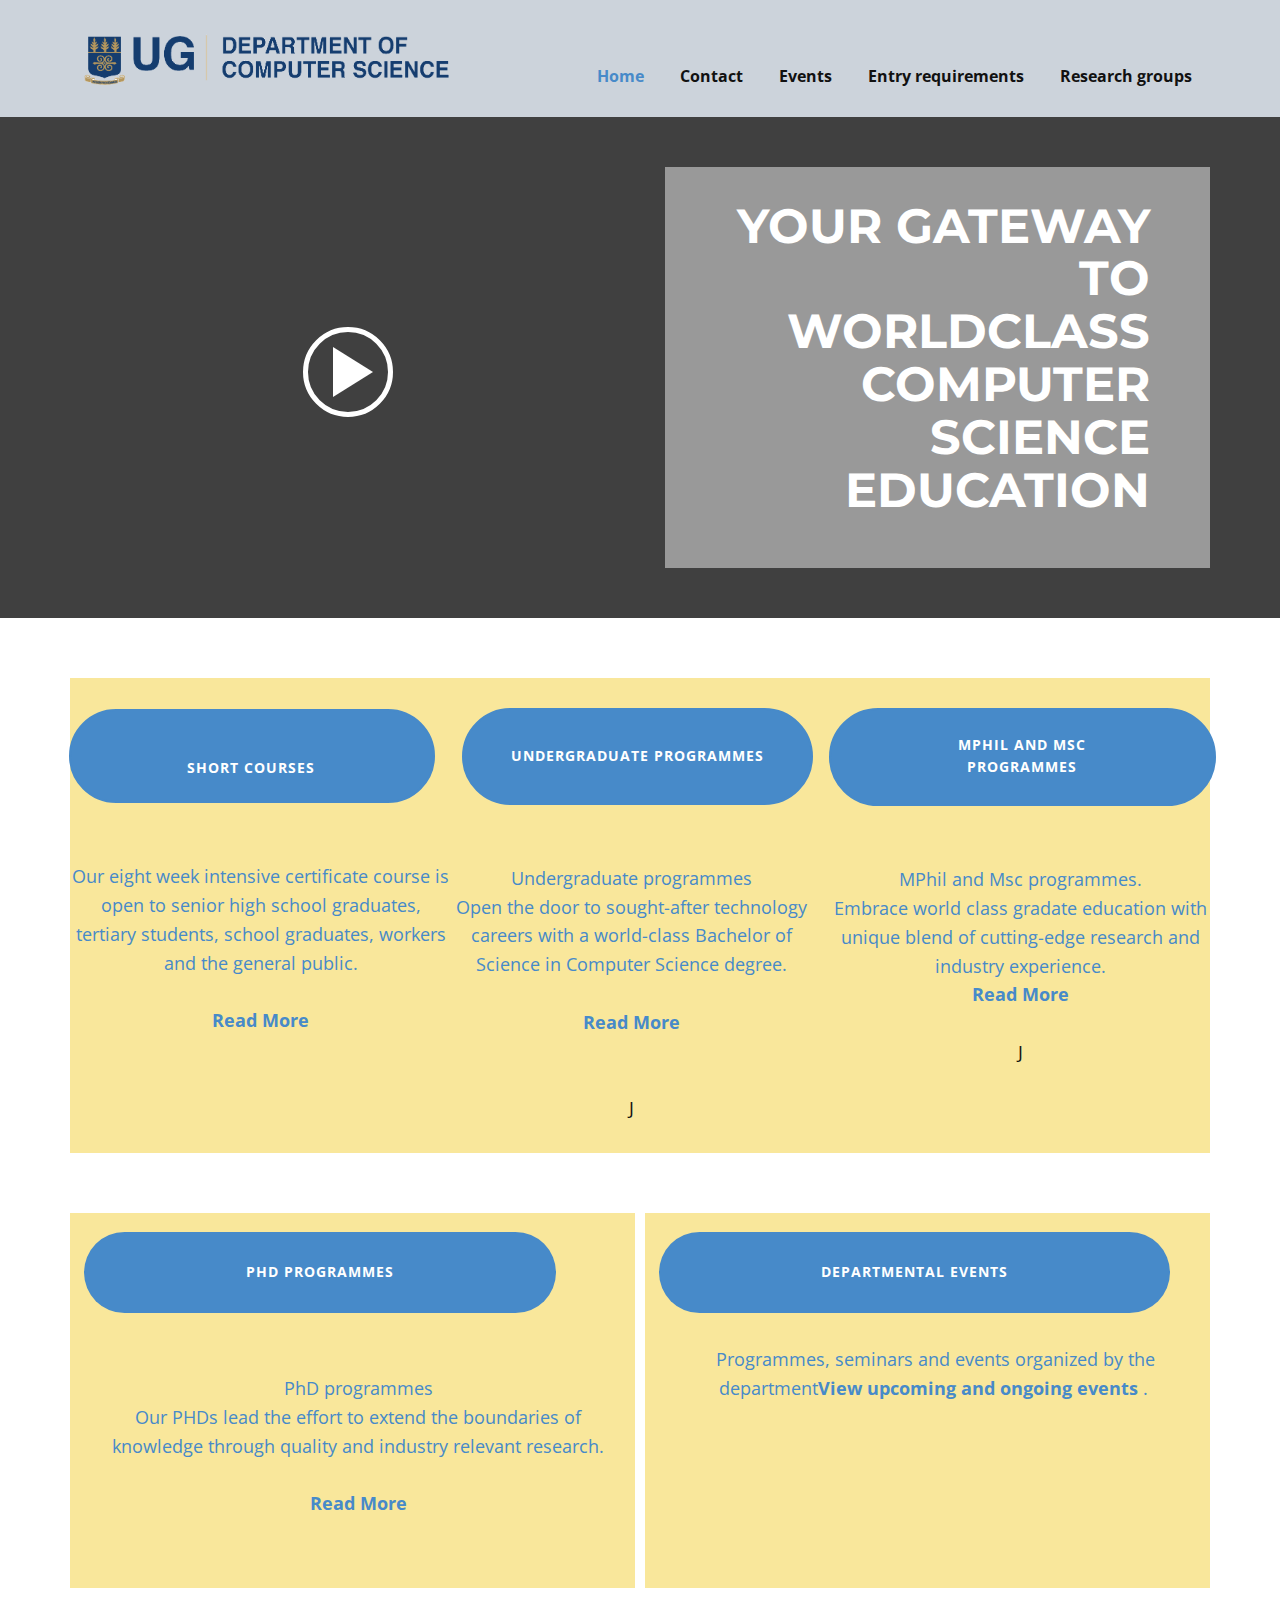
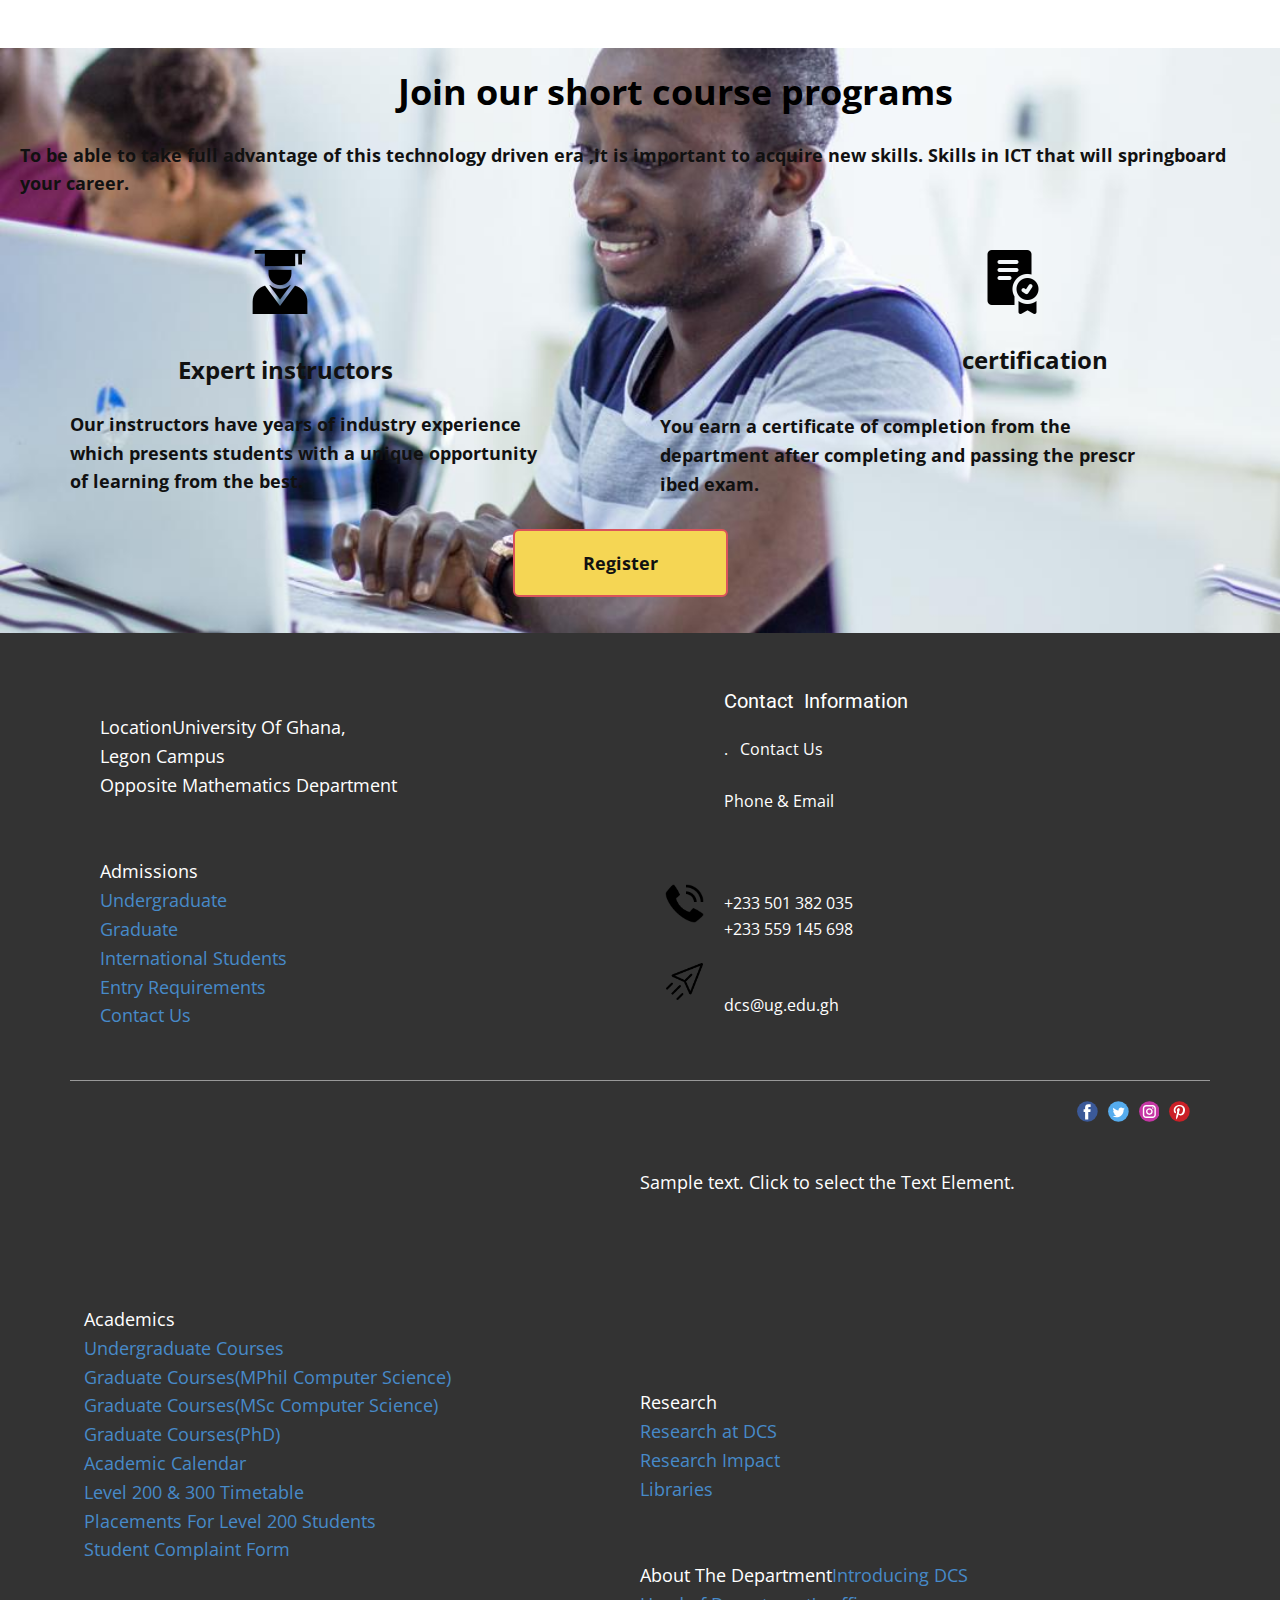
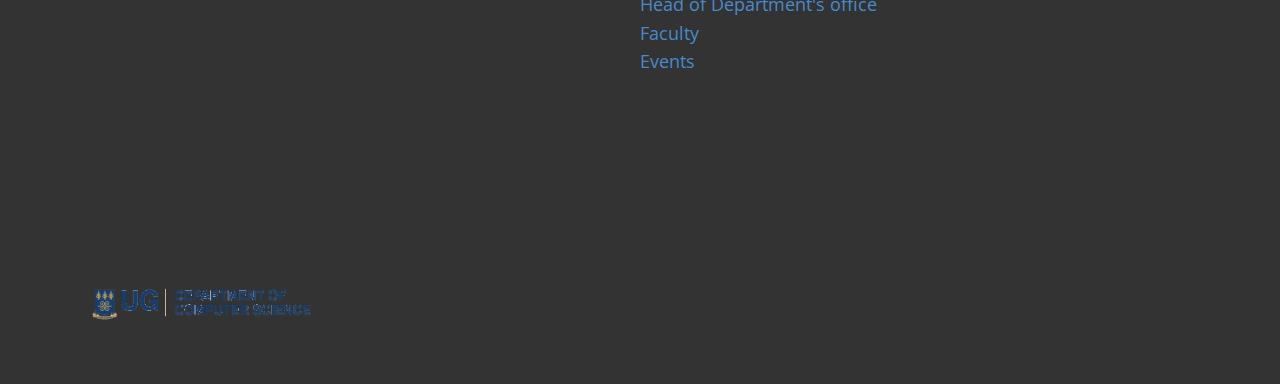
<file: index.html>
<!DOCTYPE html>
<html style="font-size: 16px;" lang="en"><head>
    <meta name="viewport" content="width=device-width, initial-scale=1.0">
    <meta charset="utf-8">
    <meta name="keywords" content="YOUR GATEWAY TO WORLDCLASS COMPUTER SCIENCE EDUCATION">
    <meta name="description" content="">
    <title>Home</title>
    <link rel="stylesheet" href="nicepage.css" media="screen">
<link rel="stylesheet" href="Home.css" media="screen">
    <script class="u-script" type="text/javascript" src="jquery.js" defer=""></script>
    <script class="u-script" type="text/javascript" src="nicepage.js" defer=""></script>

    <link id="u-theme-google-font" rel="stylesheet" href="https://fonts.googleapis.com/css?family=Roboto:100,100i,300,300i,400,400i,500,500i,700,700i,900,900i|Open+Sans:300,300i,400,400i,500,500i,600,600i,700,700i,800,800i">
    <link id="u-page-google-font" rel="stylesheet" href="https://fonts.googleapis.com/css?family=Montserrat:100,100i,200,200i,300,300i,400,400i,500,500i,600,600i,700,700i,800,800i,900,900i">
    
    
    
    
    
    
   
    <meta name="theme-color" content="#478ac9">
    <meta property="og:title" content="Home">
    <meta property="og:type" content="website">
  <meta data-intl-tel-input-cdn-path="intlTelInput/"></head>
  <body data-home-page="Home.html" data-home-page-title="Home" data-path-to-root="./" data-include-products="false" class="u-body u-xl-mode" data-lang="en"><header class="u-clearfix u-header u-palette-5-light-1 u-header" id="sec-4715"><div class="u-clearfix u-sheet u-sheet-1">
        <a href="https://nicepage.com" class="u-align-left u-image u-logo u-image-1" data-image-width="1109" data-image-height="185">
          <img src="images/comScience_logo.png" class="u-logo-image u-logo-image-1">
        </a>
        <nav class="u-menu u-menu-one-level u-offcanvas u-menu-1">
          <div class="menu-collapse" style="font-size: 1rem; letter-spacing: 0px; font-weight: 700;">
            <a class="u-button-style u-custom-left-right-menu-spacing u-custom-padding-bottom u-custom-top-bottom-menu-spacing u-nav-link u-text-active-palette-1-base u-text-hover-palette-2-base" href="#">
              <svg class="u-svg-link" viewBox="0 0 24 24"><use xmlns:xlink="http://www.w3.org/1999/xlink" xlink:href="#menu-hamburger"></use></svg>
              <svg class="u-svg-content" version="1.1" id="menu-hamburger" viewBox="0 0 16 16" x="0px" y="0px" xmlns:xlink="http://www.w3.org/1999/xlink" xmlns="http://www.w3.org/2000/svg"><g><rect y="1" width="16" height="2"></rect><rect y="7" width="16" height="2"></rect><rect y="13" width="16" height="2"></rect>
</g></svg>
            </a>
          </div>
          <div class="u-custom-menu u-nav-container">
            <ul class="u-nav u-unstyled u-nav-1"><li class="u-nav-item"><a class="u-button-style u-nav-link u-text-active-palette-1-base u-text-hover-palette-2-base" href="Home.html" style="padding: 10px 18px;">Home</a>
</li><li class="u-nav-item"><a class="u-button-style u-nav-link u-text-active-palette-1-base u-text-hover-palette-2-base" href="Contact.html" style="padding: 10px 18px;">Contact</a>
</li><li class="u-nav-item"><a class="u-button-style u-nav-link u-text-active-palette-1-base u-text-hover-palette-2-base" style="padding: 10px 18px;">Events</a>
</li><li class="u-nav-item"><a class="u-button-style u-nav-link u-text-active-palette-1-base u-text-hover-palette-2-base" style="padding: 10px 18px;">Entry requirements</a>
</li><li class="u-nav-item"><a class="u-button-style u-nav-link u-text-active-palette-1-base u-text-hover-palette-2-base" style="padding: 10px 18px;">Research groups</a>
</li></ul>
          </div>
          <div class="u-custom-menu u-nav-container-collapse">
            <div class="u-black u-container-style u-inner-container-layout u-opacity u-opacity-95 u-sidenav">
              <div class="u-inner-container-layout u-sidenav-overflow">
                <div class="u-menu-close"></div>
                <ul class="u-align-center u-nav u-popupmenu-items u-unstyled u-nav-2"><li class="u-nav-item"><a class="u-button-style u-nav-link" href="Home.html">Home</a>
</li><li class="u-nav-item"><a class="u-button-style u-nav-link" href="Contact.html">Contact</a>
</li><li class="u-nav-item"><a class="u-button-style u-nav-link">Events</a>
</li><li class="u-nav-item"><a class="u-button-style u-nav-link">Entry requirements</a>
</li><li class="u-nav-item"><a class="u-button-style u-nav-link">Research groups</a>
</li></ul>
              </div>
            </div>
            <div class="u-black u-menu-overlay u-opacity u-opacity-70"></div>
          </div>
        </nav>
      </div></header>
    <section class="u-clearfix u-grey-75 u-section-1" id="sec-f71a">
      <div class="u-clearfix u-sheet u-sheet-1">
        <div class="data-layout-selected u-clearfix u-expanded-width u-gutter-50 u-layout-wrap u-layout-wrap-1">
          <div class="u-layout">
            <div class="u-layout-row">
              <div class="u-align-left u-container-style u-layout-cell u-left-cell u-size-30 u-layout-cell-1">
                <div class="u-container-layout u-container-layout-1">
                  <div class="u-expanded u-video">
                    <div class="embed-responsive">
                      <video class="embed-responsive-item">
                        <source src="https://dcs.ug.edu.gh/video-bg.mp4" type="video/mp4">
                        <p>Your browser does not support HTML5 video.</p>
                      </video>
                      <button class="u-video-poster"></button>
                    </div>
                  </div>
                </div>
              </div>
              <div class="u-align-left u-container-style u-grey-40 u-layout-cell u-right-cell u-size-30 u-layout-cell-2">
                <div class="u-container-layout u-container-layout-2">
                  <h2 class="u-align-right u-custom-font u-font-montserrat u-text u-text-1">YOUR GATEWAY TO WORLDCLASS COMPUTER SCIENCE EDUCATION</h2>
                </div>
              </div>
            </div>
          </div>
        </div>
      </div>
    </section>
    <section class="u-clearfix u-section-2" id="sec-bf3e">
      <div class="u-clearfix u-sheet u-valign-middle u-sheet-1">
        <div class="data-layout-selected u-clearfix u-expanded-width u-gutter-0 u-layout-wrap u-layout-wrap-1">
          <div class="u-layout">
            <div class="u-layout-row">
              <div class="u-align-center u-container-style u-layout-cell u-palette-3-light-2 u-size-20 u-layout-cell-1">
                <div class="u-container-layout u-container-layout-1">
                  <a href="short-courses.html" class="u-border-2 u-border-hover-palette-1-base u-border-palette-1-base u-btn u-btn-round u-button-style u-hover-palette-1-light-2 u-palette-1-base u-radius u-text-active-white u-btn-1" target="_blank">Short courses<span style="font-weight: 400;">
                      <span style="font-size: 1.25rem;">
                        <span style="font-size: 3rem;">
                          <span style="font-size: 1rem;">
                            <span style="font-size: 0.75rem;"></span>
                          </span>
                        </span>
                      </span>
                    </span>
                  </a>
                  <p class="u-text u-text-default u-text-1">
                    <a class="single-feature u-active-none u-border-none u-btn u-button-style u-hover-none u-none u-text-palette-1-base u-btn-2" href="https://dcs.ug.edu.gh/short-courses">
                      <br>Our eight week intensive certificate course is open to senior high school graduates, tertiary students, school graduates, workers and the general public.<br>
                      <br><b>Read More</b>
                    </a>
                    <br>
                    <br>
                    <br>
                    <br>
                  </p>
                </div>
              </div>
              <div class="u-align-center u-container-style u-layout-cell u-palette-3-light-2 u-size-20 u-layout-cell-2">
                <div class="u-container-layout u-container-layout-2">
                  <a href="undergraduate-programmes.html" class="u-align-right u-border-2 u-border-active-white u-border-hover-palette-1-light-2 u-border-palette-1-base u-btn u-btn-round u-button-style u-hover-palette-1-light-1 u-palette-1-base u-radius u-text-active-white u-text-body-alt-color u-text-hover-white u-btn-3">Undergraduate programmes</a>
                  <p class="u-text u-text-default u-text-2">
                    <br>
                    <a class="single-feature u-active-none u-border-none u-btn u-button-style u-hover-none u-none u-text-palette-1-base u-btn-4" href="https://dcs.ug.edu.gh/undergraduate">Undergraduate programmes<br>Open the door to sought-after technology careers with a world-class Bachelor of Science in Computer Science degree.<br>
                      <br><b>Read More</b>
                    </a>
                    <br>
                    <br>
                    <br>J
                  </p>
                </div>
              </div>
              <div class="u-align-center u-container-style u-layout-cell u-palette-3-light-2 u-size-20 u-layout-cell-3">
                <div class="u-container-layout u-container-layout-3">
                  <a href="Mphil-and-Msc-programmes.html" class="u-border-2 u-border-hover-palette-1-light-2 u-border-palette-1-base u-btn u-btn-round u-button-style u-hover-palette-1-light-1 u-palette-1-base u-radius u-text-hover-white u-text-white u-btn-5">MPHIL AND MSC<br>PROGRAMMES
                  </a>
                  <p class="u-text u-text-default u-text-3">
                    <br>
                    <a class="single-feature u-active-none u-border-none u-btn u-button-style u-hover-none u-none u-text-palette-1-base u-btn-6" href="https://dcs.ug.edu.gh/masters">MPhil and Msc programmes.<br>Embrace world class gradate education with unique blend of cutting-edge research and industry experience.<br><b>Read More</b>
                    </a>
                    <br>
                    <br>J
                  </p>
                </div>
              </div>
            </div>
          </div>
        </div>
      </div>
    </section>
    <section class="u-clearfix u-section-3" id="sec-7719">
      <div class="u-clearfix u-sheet u-sheet-1">
        <div class="u-expanded-width u-list u-list-1">
          <div class="u-repeater u-repeater-1">
            <div class="u-align-center u-container-style u-list-item u-palette-3-light-2 u-repeater-item">
              <div class="u-container-layout u-similar-container u-container-layout-1">
                <a href="Phd-programmes.html" class="u-btn u-btn-round u-button-style u-hover-palette-1-light-1 u-palette-1-base u-radius u-btn-1">phd programmes</a>
                <p class="u-text u-text-default u-text-palette-1-base u-text-1">
                  <a class="single-feature u-active-none u-border-none u-btn u-button-style u-hover-none u-none u-text-palette-1-base u-btn-2" href="https://dcs.ug.edu.gh/doctrate">
                    <br>PhD programmes<br>Our PHDs lead the effort to extend the boundaries of knowledge through quality and industry relevant research.<br>
                    <br><b>Read More</b>
                  </a>
                  <br>
                  <br>
                  <br>
                </p>
              </div>
            </div>
            <div class="u-align-center u-container-style u-list-item u-palette-3-light-2 u-repeater-item">
              <div class="u-container-layout u-similar-container u-container-layout-2">
                <a href="Events.html" class="u-btn u-btn-round u-button-style u-hover-palette-1-light-1 u-palette-1-base u-radius u-btn-3">Departmental events</a>
                <p class="u-text u-text-default u-text-palette-1-base u-text-2">&nbsp;​Programmes, seminars and events organized by the department<a href="https://dcs.ug.edu.gh/events" class="u-active-none u-border-none u-btn u-button-style u-hover-none u-none u-text-palette-1-base u-btn-4"><b>View upcoming and ongoing events</b>
                  </a>&nbsp;.
                </p>
              </div>
            </div>
          </div>
        </div>
      </div>
    </section>
    <section class="u-clearfix u-image u-section-4" id="sec-9d8e" data-image-width="1080" data-image-height="720">
      <div class="u-clearfix u-sheet u-sheet-1">
        <p class="u-text u-text-black u-text-default u-text-1">Join our short course​​ ​programs </p>
        <p class="u-text u-text-2">To be able to take full advantage of this technology driven era ,it is important to acquire new skills. Skills in ICT that will springboard your career.</p><span class="u-file-icon u-icon u-icon-1"><img src="images/1142988.png" alt=""></span><span class="u-file-icon u-icon u-icon-2"><img src="images/2874808.png" alt=""></span>
        <p class="u-text u-text-3">certification<span style="font-weight: 700;"></span>
        </p>
        <p class="u-text u-text-4">
          <span style="font-weight: 700;">Expert</span>
          <span style="font-weight: 700;">instructors</span>
          <span style="font-weight: 700;"></span>
        </p>
        <p class="u-text u-text-5">Our instructors have years of industry experience which presents students with a unique opportunity of learning from the best.</p>
        <p class="u-text u-text-6"> You earn a certificate of completion from the department after completing and passing the prescr<span style="font-weight: 700;">
            <span style="font-weight: 400;"></span>
          </span>ibed exam.
        </p>
        <a href="Contact.html" class="u-border-2 u-border-palette-2-base u-btn u-btn-round u-button-style u-hover-palette-3-light-2 u-palette-3-light-1 u-radius u-text-body-color u-text-hover-white u-btn-1" target="_blank">Register<span style="font-size: 1.125rem;"></span>
        </a>
      </div>
    </section>
    
    
    
    <footer class="u-clearfix u-footer u-grey-80" id="sec-4683"><div class="u-clearfix u-sheet u-sheet-1">
        <div class="data-layout-selected u-clearfix u-expanded-width u-gutter-30 u-layout-wrap u-layout-wrap-1">
          <div class="u-gutter-0 u-layout">
            <div class="u-layout-row">
              <div class="u-align-left u-container-style u-layout-cell u-size-30 u-layout-cell-1">
                <div class="u-container-layout u-container-layout-1">
                  <p class="u-text u-text-default u-text-1"> LocationUniversity Of Ghana,&nbsp;<br>Legon Campus<br>Opposite Mathematics Department<br>
                    <br>
                    <br>Admissions<br>
                    <a href="http://admission.ug.edu.gh/applying/undergraduate/overview" class="u-active-none u-border-none u-btn u-button-style u-hover-none u-none u-text-palette-1-base u-btn-1">Undergraduate</a>
                    <br>
                    <a href="http://admission.ug.edu.gh/applying/postgraduate/overview" class="u-active-none u-border-none u-btn u-button-style u-hover-none u-none u-text-palette-1-base u-btn-2">Graduate</a>
                    <br>
                    <a href="http://admission.ug.edu.gh/applying/international/overview" class="u-active-none u-border-none u-btn u-button-style u-hover-none u-none u-text-palette-1-base u-btn-3">International Students</a>
                    <br>
                    <a href="https://dcs.ug.edu.gh/entry" class="u-active-none u-border-none u-btn u-button-style u-hover-none u-none u-text-palette-1-base u-btn-4">Entry Requirements</a>
                    <br>
                    <a href="https://dcs.ug.edu.gh/contact" class="u-active-none u-border-none u-btn u-button-style u-hover-none u-none u-text-palette-1-base u-btn-5">Contact Us</a>
                    <br>
                  </p>
                </div>
              </div>
              <div class="u-align-left u-container-style u-layout-cell u-right-cell u-size-30 u-layout-cell-2">
                <div class="u-container-layout u-container-layout-2"><!--position-->
                  <div data-position="" class="u-position u-position-1"><!--block-->
                    <div class="u-block">
                      <div class="u-block-container u-clearfix"><!--block_header-->
                        <h5 class="u-block-header u-text"><!--block_header_content-->Contact&nbsp; Information<br>
                          <br><!--/block_header_content-->
                        </h5><!--/block_header--><!--block_content-->
                        <div class="u-block-content u-text"><!--block_content_content-->.&nbsp; &nbsp;Contact Us<br>
                          <br>Phone &amp; Email<br>
                          <br>
                          <br>
                          <br>+233 501 382 035<br>+233 559 145 698<br>
                          <br>
                          <br>dcs@ug.edu.gh<!--/block_content_content-->
                        </div><!--/block_content-->
                      </div>
                    </div><!--/block-->
                  </div><!--/position--><span class="u-file-icon u-icon u-icon-1"><img src="images/4836992.png" alt=""></span><span class="u-file-icon u-icon u-icon-2"><img src="images/3059502.png" alt=""></span>
                </div>
              </div>
            </div>
          </div>
        </div>
        <div class="u-border-1 u-border-white u-expanded-width u-line u-line-horizontal u-opacity u-opacity-50 u-line-1"></div>
        <div class="u-social-icons u-spacing-10 u-social-icons-1">
          <a class="u-social-url" title="facebook" target="_blank" href=""><span class="u-icon u-social-facebook u-social-icon u-icon-3"><svg class="u-svg-link" preserveAspectRatio="xMidYMin slice" viewBox="0 0 112 112" style=""><use xmlns:xlink="http://www.w3.org/1999/xlink" xlink:href="#svg-f1bc"></use></svg><svg class="u-svg-content" viewBox="0 0 112 112" x="0" y="0" id="svg-f1bc"><circle fill="currentColor" cx="56.1" cy="56.1" r="55"></circle><path fill="#FFFFFF" d="M73.5,31.6h-9.1c-1.4,0-3.6,0.8-3.6,3.9v8.5h12.6L72,58.3H60.8v40.8H43.9V58.3h-8V43.9h8v-9.2
      c0-6.7,3.1-17,17-17h12.5v13.9H73.5z"></path></svg></span>
          </a>
          <a class="u-social-url" title="twitter" target="_blank" href=""><span class="u-icon u-social-icon u-social-twitter u-icon-4"><svg class="u-svg-link" preserveAspectRatio="xMidYMin slice" viewBox="0 0 112 112" style=""><use xmlns:xlink="http://www.w3.org/1999/xlink" xlink:href="#svg-59eb"></use></svg><svg class="u-svg-content" viewBox="0 0 112 112" x="0" y="0" id="svg-59eb"><circle fill="currentColor" class="st0" cx="56.1" cy="56.1" r="55"></circle><path fill="#FFFFFF" d="M83.8,47.3c0,0.6,0,1.2,0,1.7c0,17.7-13.5,38.2-38.2,38.2C38,87.2,31,85,25,81.2c1,0.1,2.1,0.2,3.2,0.2
      c6.3,0,12.1-2.1,16.7-5.7c-5.9-0.1-10.8-4-12.5-9.3c0.8,0.2,1.7,0.2,2.5,0.2c1.2,0,2.4-0.2,3.5-0.5c-6.1-1.2-10.8-6.7-10.8-13.1
      c0-0.1,0-0.1,0-0.2c1.8,1,3.9,1.6,6.1,1.7c-3.6-2.4-6-6.5-6-11.2c0-2.5,0.7-4.8,1.8-6.7c6.6,8.1,16.5,13.5,27.6,14
      c-0.2-1-0.3-2-0.3-3.1c0-7.4,6-13.4,13.4-13.4c3.9,0,7.3,1.6,9.8,4.2c3.1-0.6,5.9-1.7,8.5-3.3c-1,3.1-3.1,5.8-5.9,7.4
      c2.7-0.3,5.3-1,7.7-2.1C88.7,43,86.4,45.4,83.8,47.3z"></path></svg></span>
          </a>
          <a class="u-social-url" title="instagram" target="_blank" href=""><span class="u-icon u-social-icon u-social-instagram u-icon-5"><svg class="u-svg-link" preserveAspectRatio="xMidYMin slice" viewBox="0 0 112 112" style=""><use xmlns:xlink="http://www.w3.org/1999/xlink" xlink:href="#svg-5155"></use></svg><svg class="u-svg-content" viewBox="0 0 112 112" x="0" y="0" id="svg-5155"><circle fill="currentColor" cx="56.1" cy="56.1" r="55"></circle><path fill="#FFFFFF" d="M55.9,38.2c-9.9,0-17.9,8-17.9,17.9C38,66,46,74,55.9,74c9.9,0,17.9-8,17.9-17.9C73.8,46.2,65.8,38.2,55.9,38.2
      z M55.9,66.4c-5.7,0-10.3-4.6-10.3-10.3c-0.1-5.7,4.6-10.3,10.3-10.3c5.7,0,10.3,4.6,10.3,10.3C66.2,61.8,61.6,66.4,55.9,66.4z"></path><path fill="#FFFFFF" d="M74.3,33.5c-2.3,0-4.2,1.9-4.2,4.2s1.9,4.2,4.2,4.2s4.2-1.9,4.2-4.2S76.6,33.5,74.3,33.5z"></path><path fill="#FFFFFF" d="M73.1,21.3H38.6c-9.7,0-17.5,7.9-17.5,17.5v34.5c0,9.7,7.9,17.6,17.5,17.6h34.5c9.7,0,17.5-7.9,17.5-17.5V38.8
      C90.6,29.1,82.7,21.3,73.1,21.3z M83,73.3c0,5.5-4.5,9.9-9.9,9.9H38.6c-5.5,0-9.9-4.5-9.9-9.9V38.8c0-5.5,4.5-9.9,9.9-9.9h34.5
      c5.5,0,9.9,4.5,9.9,9.9V73.3z"></path></svg></span>
          </a>
          <a class="u-social-url" title="pinterest" target="_blank" href=""><span class="u-icon u-social-icon u-social-pinterest u-icon-6"><svg class="u-svg-link" preserveAspectRatio="xMidYMin slice" viewBox="0 0 112 112" style=""><use xmlns:xlink="http://www.w3.org/1999/xlink" xlink:href="#svg-d352"></use></svg><svg class="u-svg-content" viewBox="0 0 112 112" x="0" y="0" id="svg-d352"><circle fill="currentColor" cx="56.1" cy="56.1" r="55"></circle><path fill="#FFFFFF" d="M61.1,76.9c-4.7-0.3-6.7-2.7-10.3-5c-2,10.7-4.6,20.9-11.9,26.2c-2.2-16.1,3.3-28.2,5.9-41
      c-4.4-7.5,0.6-22.5,9.9-18.8c11.6,4.6-10,27.8,4.4,30.7C74.2,72,80.3,42.8,71,33.4C57.5,19.6,31.7,33,34.9,52.6
      c0.8,4.8,5.8,6.2,2,12.9c-8.7-1.9-11.2-8.8-10.9-17.8C26.5,32.8,39.3,22.5,52.2,21c16.3-1.9,31.6,5.9,33.7,21.2
      C88.2,59.5,78.6,78.2,61.1,76.9z"></path></svg></span>
          </a>
        </div>
        <p class="u-text u-text-4">Sample text. Click to select the Text Element.</p>
        <p class="u-text u-text-5"> Academics<br>
          <a href="https://dcs.ug.edu.gh/undergrad-course" class="u-active-none u-border-none u-btn u-button-style u-hover-none u-none u-text-palette-1-base u-btn-6">Undergraduate Courses</a>
          <br>
          <a href="https://dcs.ug.edu.gh/mphil-course" class="u-active-none u-border-none u-btn u-button-style u-hover-none u-none u-text-palette-1-base u-btn-7">Graduate Courses(MPhil Computer Science)</a>
          <br>
          <a href="https://dcs.ug.edu.gh/msc-course" class="u-active-none u-border-none u-btn u-button-style u-hover-none u-none u-text-palette-1-base u-btn-8">Graduate Courses(MSc Computer Science)</a>
          <br>
          <a href="https://dcs.ug.edu.gh/phd-course" class="u-active-none u-border-none u-btn u-button-style u-hover-none u-none u-text-palette-1-base u-btn-9">Graduate Courses(PhD)</a>
          <br>
          <a href="https://www.ug.edu.gh/academics/calendar" class="u-active-none u-border-none u-btn u-button-style u-hover-none u-none u-text-palette-1-base u-btn-10">Academic Calendar</a>
          <br>
          <a href="https://dcs.ug.edu.gh/img/_DEPARTMENT%20OF%20COMPUTER%20SCIENCE,%20UG%20-%20200%20&amp;%20300.pdf" class="u-active-none u-border-none u-btn u-button-style u-hover-none u-none u-text-palette-1-base u-btn-11">Level 200 &amp; 300 Timetable</a>
          <br>
          <a href="https://dcs.ug.edu.gh/img/_Placements%20lvl200.pdf" class="u-active-none u-border-none u-btn u-button-style u-hover-none u-none u-text-palette-1-base u-btn-12">Placements For Level 200 Students</a>
          <br>
          <a href="https://forms.gle/smoyM5M3HWaayagk7" class="u-active-none u-border-none u-btn u-button-style u-hover-none u-none u-text-palette-1-base u-btn-13">Student Complaint Form</a>
        </p>
        <p class="u-text u-text-6"> Research<br>
          <a href="https://dcs.ug.edu.gh/research-dcs" class="u-active-none u-border-none u-btn u-button-style u-hover-none u-none u-text-palette-1-base u-btn-14">Research at DCS</a>
          <br>
          <a href="https://dcs.ug.edu.gh/research-impact" class="u-active-none u-border-none u-btn u-button-style u-hover-none u-none u-text-palette-1-base u-btn-15">Research Impact</a>
          <br>
          <a href="http://balme.ug.edu.gh/" class="u-active-none u-border-none u-btn u-button-style u-hover-none u-none u-text-palette-1-base u-btn-16">Libraries</a>
          <br>
          <br>
          <br>About The Department<a href="https://dcs.ug.edu.gh/about" class="u-active-none u-border-none u-btn u-button-style u-hover-none u-none u-text-palette-1-base u-btn-17">Introducing DCS</a>
          <br>
          <a href="https://dcs.ug.edu.gh/officehod" class="u-active-none u-border-none u-btn u-button-style u-hover-none u-none u-text-palette-1-base u-btn-18">Head of Department's office</a>
          <br>
          <a href="https://dcs.ug.edu.gh/faculty" class="u-active-none u-border-none u-btn u-button-style u-hover-none u-none u-text-palette-1-base u-btn-19">Faculty</a>
          <br>
          <a href="https://dcs.ug.edu.gh/events" class="u-active-none u-border-none u-btn u-button-style u-hover-none u-none u-text-palette-1-base u-btn-20">Events</a>
        </p>
        <a href="https://nicepage.com" class="u-image u-logo u-image-1" data-image-width="1109" data-image-height="185">
          <img src="images/comScience_logo.png" class="u-logo-image u-logo-image-1">
        </a>
      </div></footer>
   
  
</body></html>
</file>
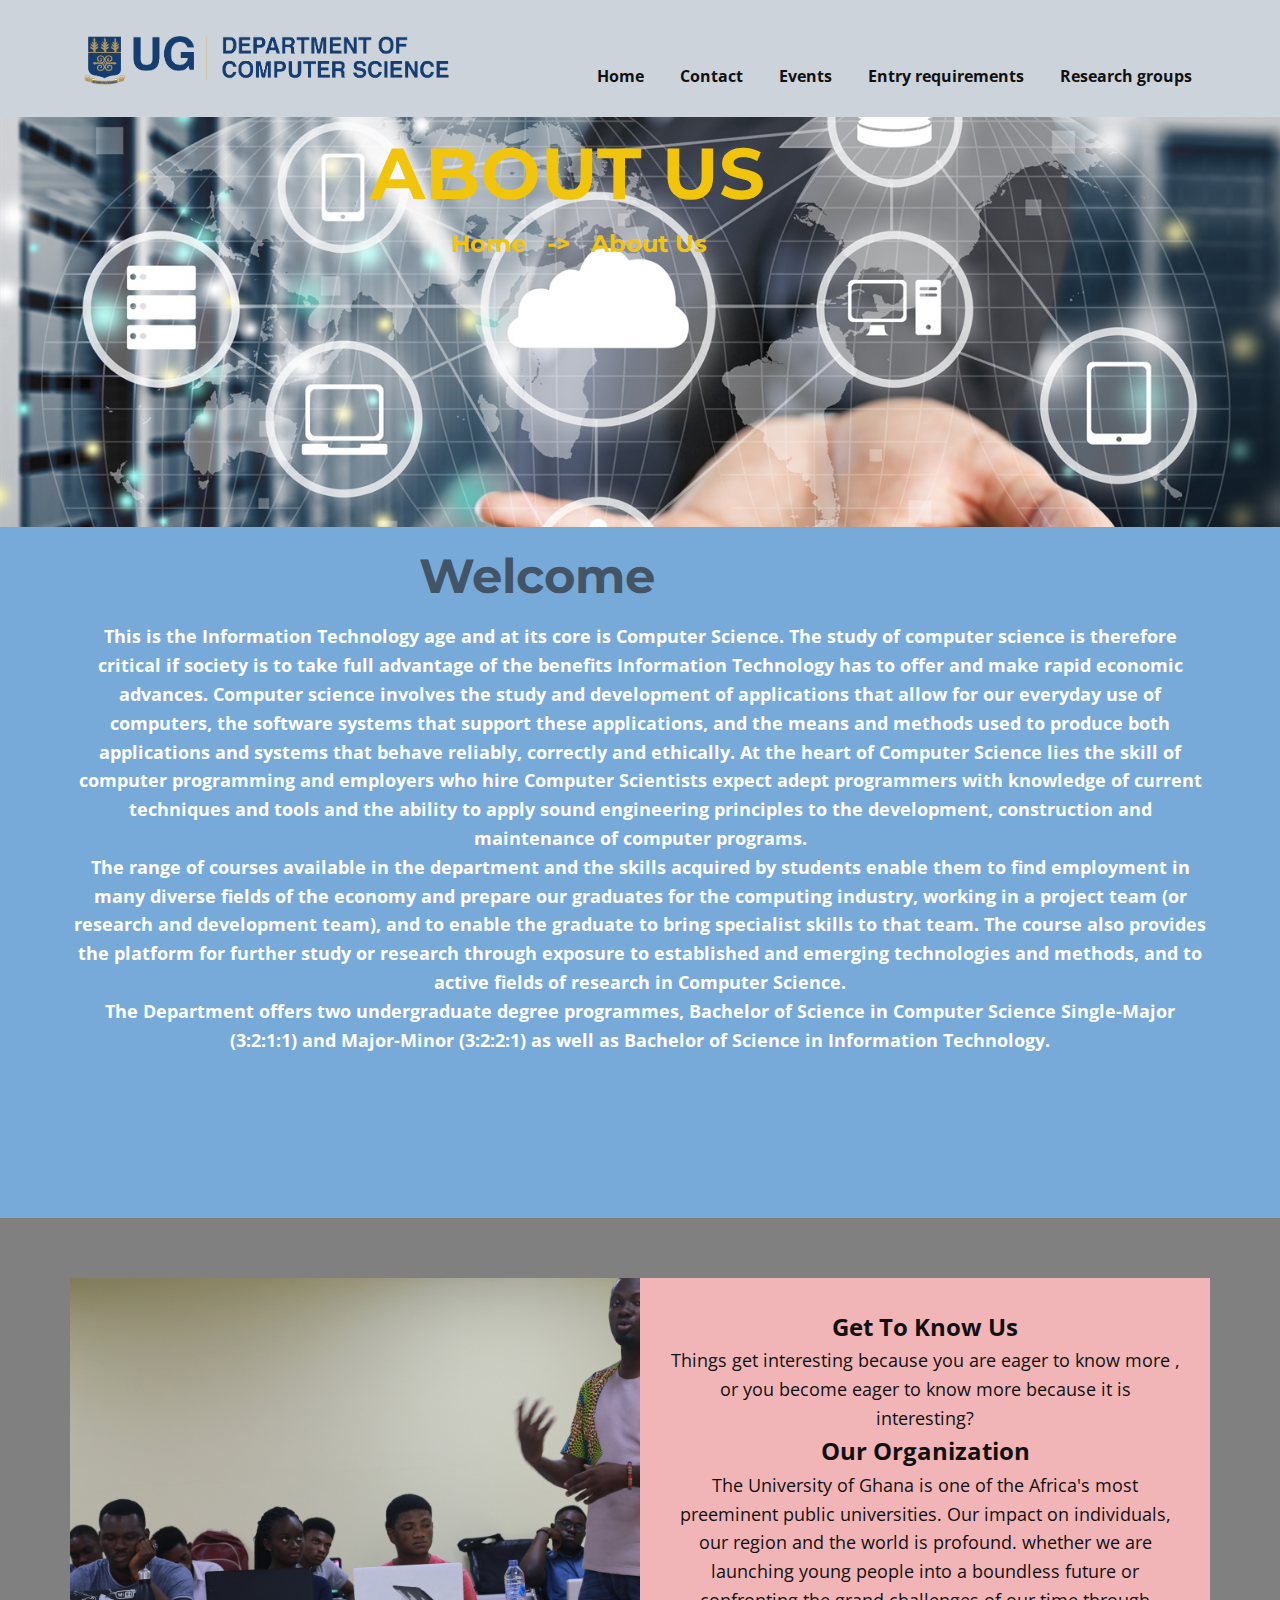
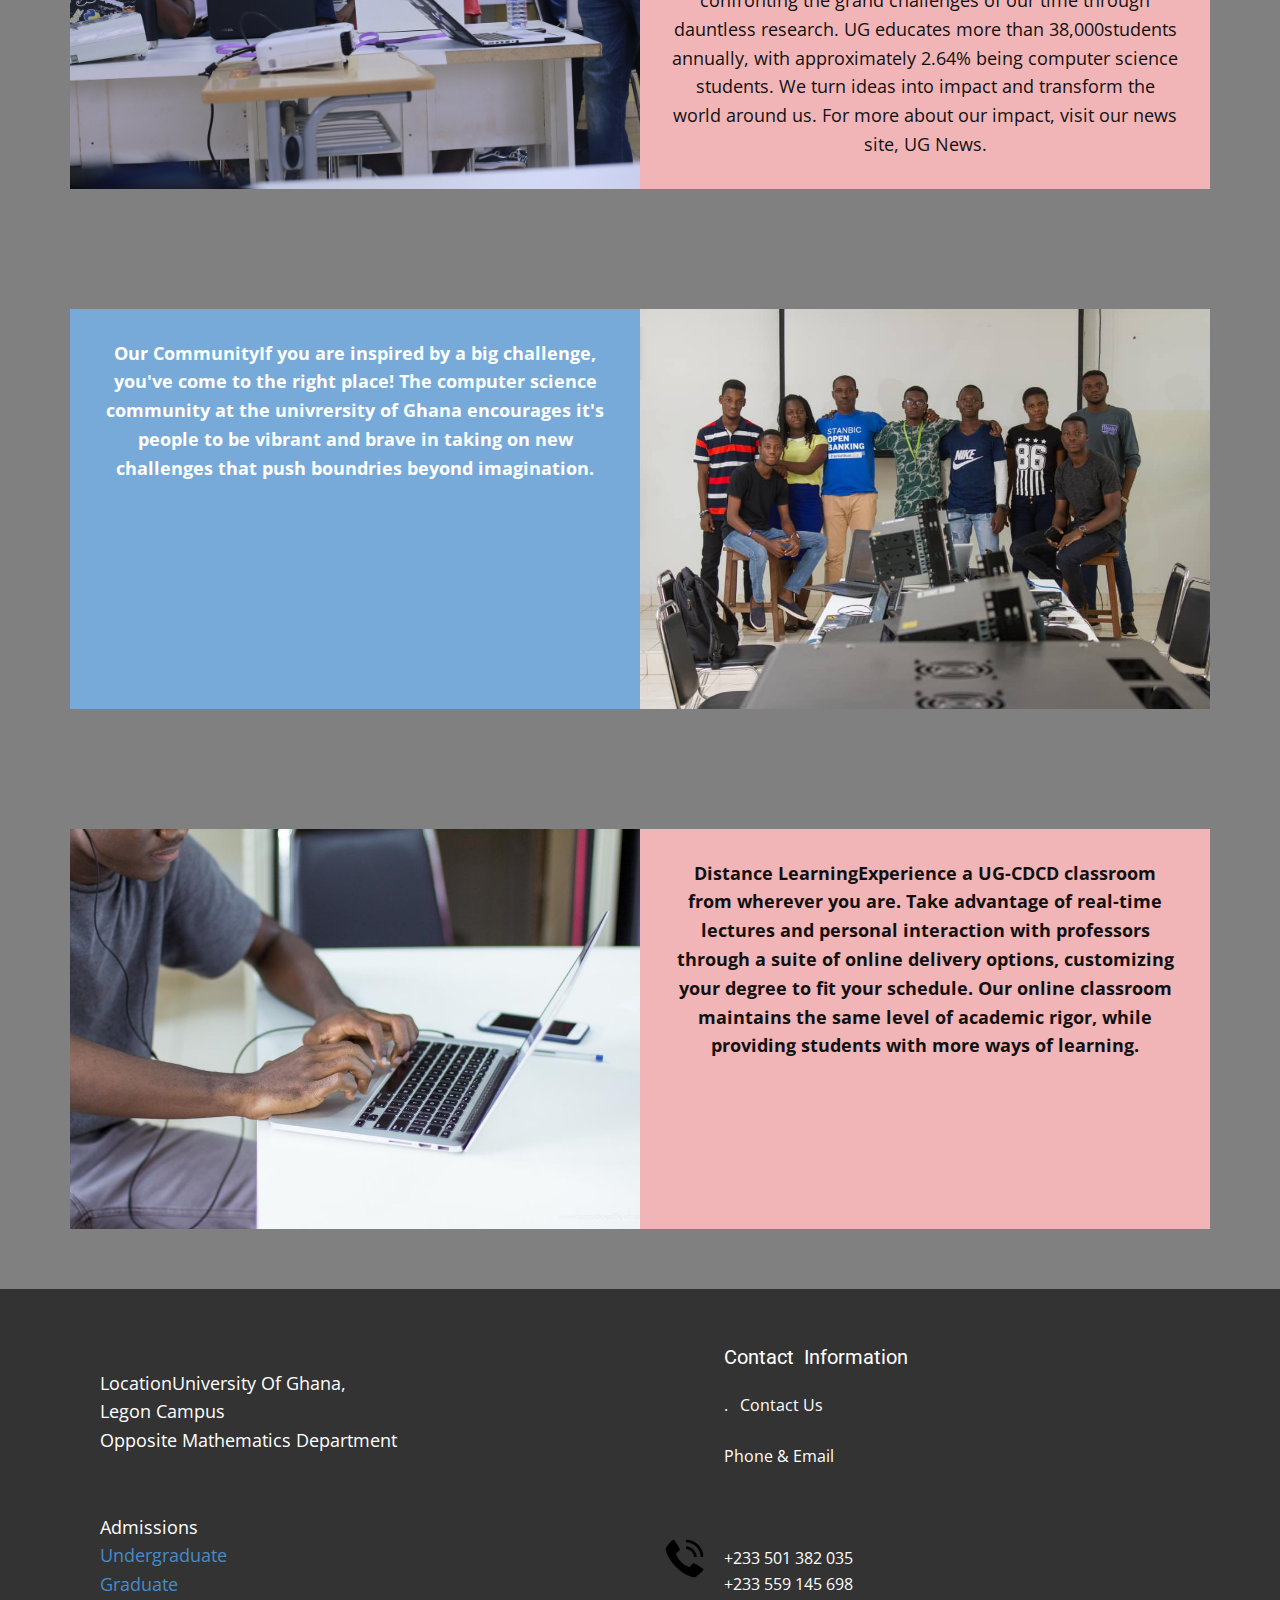
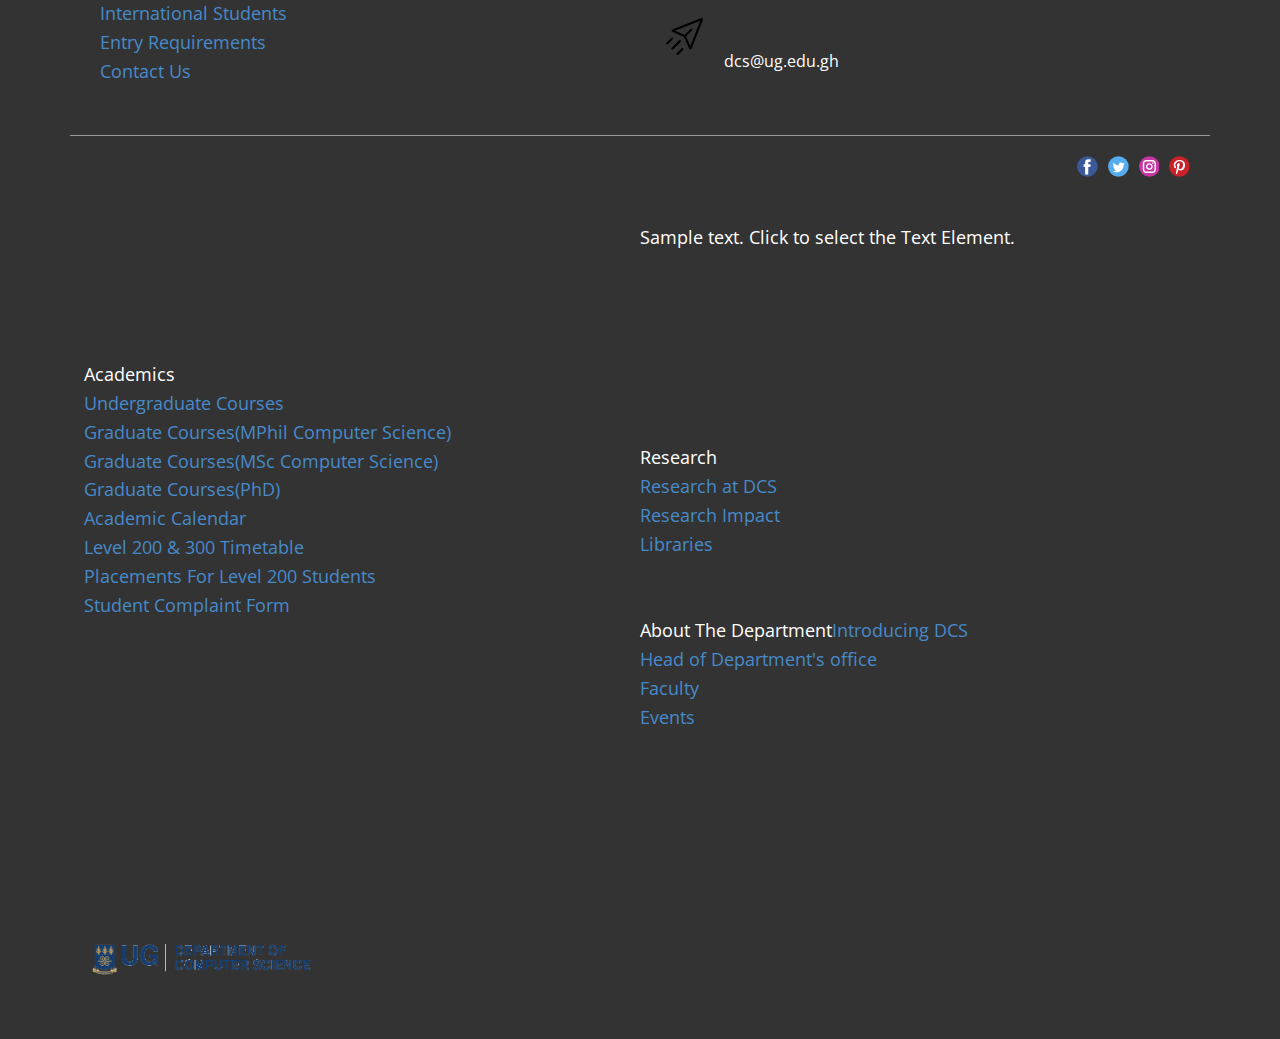
<file: About.html>
<!DOCTYPE html>
<html style="font-size: 16px;" lang="en"><head>
    <meta name="viewport" content="width=device-width, initial-scale=1.0">
    <meta charset="utf-8">
    <meta name="keywords" content="ABOUT US, Welcome​">
    <meta name="description" content="">
    <title>About</title>
    <link rel="stylesheet" href="nicepage.css" media="screen">
<link rel="stylesheet" href="About.css" media="screen">
    <script class="u-script" type="text/javascript" src="jquery.js" defer=""></script>
    <script class="u-script" type="text/javascript" src="nicepage.js" defer=""></script>
   
    <link id="u-theme-google-font" rel="stylesheet" href="https://fonts.googleapis.com/css?family=Roboto:100,100i,300,300i,400,400i,500,500i,700,700i,900,900i|Open+Sans:300,300i,400,400i,500,500i,600,600i,700,700i,800,800i">
    <link id="u-page-google-font" rel="stylesheet" href="https://fonts.googleapis.com/css?family=Montserrat:100,100i,200,200i,300,300i,400,400i,500,500i,600,600i,700,700i,800,800i,900,900i">
    
    
    
    
    
    
    
   
    <meta name="theme-color" content="#478ac9">
    <meta property="og:title" content="About">
    <meta property="og:type" content="website">
  <meta data-intl-tel-input-cdn-path="intlTelInput/"></head>
  <body data-path-to-root="./" data-include-products="false" class="u-body u-xl-mode" data-lang="en"><header class="u-clearfix u-header u-palette-5-light-1 u-header" id="sec-4715"><div class="u-clearfix u-sheet u-sheet-1">
        <a href="https://nicepage.com" class="u-align-left u-image u-logo u-image-1" data-image-width="1109" data-image-height="185">
          <img src="images/comScience_logo.png" class="u-logo-image u-logo-image-1">
        </a>
        <nav class="u-menu u-menu-one-level u-offcanvas u-menu-1">
          <div class="menu-collapse" style="font-size: 1rem; letter-spacing: 0px; font-weight: 700;">
            <a class="u-button-style u-custom-left-right-menu-spacing u-custom-padding-bottom u-custom-top-bottom-menu-spacing u-nav-link u-text-active-palette-1-base u-text-hover-palette-2-base" href="#">
              <svg class="u-svg-link" viewBox="0 0 24 24"><use xmlns:xlink="http://www.w3.org/1999/xlink" xlink:href="#menu-hamburger"></use></svg>
              <svg class="u-svg-content" version="1.1" id="menu-hamburger" viewBox="0 0 16 16" x="0px" y="0px" xmlns:xlink="http://www.w3.org/1999/xlink" xmlns="http://www.w3.org/2000/svg"><g><rect y="1" width="16" height="2"></rect><rect y="7" width="16" height="2"></rect><rect y="13" width="16" height="2"></rect>
</g></svg>
            </a>
          </div>
          <div class="u-custom-menu u-nav-container">
            <ul class="u-nav u-unstyled u-nav-1"><li class="u-nav-item"><a class="u-button-style u-nav-link u-text-active-palette-1-base u-text-hover-palette-2-base" href="Home.html" style="padding: 10px 18px;">Home</a>
</li><li class="u-nav-item"><a class="u-button-style u-nav-link u-text-active-palette-1-base u-text-hover-palette-2-base" href="Contact.html" style="padding: 10px 18px;">Contact</a>
</li><li class="u-nav-item"><a class="u-button-style u-nav-link u-text-active-palette-1-base u-text-hover-palette-2-base" style="padding: 10px 18px;">Events</a>
</li><li class="u-nav-item"><a class="u-button-style u-nav-link u-text-active-palette-1-base u-text-hover-palette-2-base" style="padding: 10px 18px;">Entry requirements</a>
</li><li class="u-nav-item"><a class="u-button-style u-nav-link u-text-active-palette-1-base u-text-hover-palette-2-base" style="padding: 10px 18px;">Research groups</a>
</li></ul>
          </div>
          <div class="u-custom-menu u-nav-container-collapse">
            <div class="u-black u-container-style u-inner-container-layout u-opacity u-opacity-95 u-sidenav">
              <div class="u-inner-container-layout u-sidenav-overflow">
                <div class="u-menu-close"></div>
                <ul class="u-align-center u-nav u-popupmenu-items u-unstyled u-nav-2"><li class="u-nav-item"><a class="u-button-style u-nav-link" href="Home.html">Home</a>
</li><li class="u-nav-item"><a class="u-button-style u-nav-link" href="Contact.html">Contact</a>
</li><li class="u-nav-item"><a class="u-button-style u-nav-link">Events</a>
</li><li class="u-nav-item"><a class="u-button-style u-nav-link">Entry requirements</a>
</li><li class="u-nav-item"><a class="u-button-style u-nav-link">Research groups</a>
</li></ul>
              </div>
            </div>
            <div class="u-black u-menu-overlay u-opacity u-opacity-70"></div>
          </div>
        </nav>
      </div></header>
    <section class="u-clearfix u-image u-section-1" id="sec-75b4" data-image-width="5000" data-image-height="3220">
      <div class="u-clearfix u-sheet u-sheet-1">
        <h1 class="u-custom-font u-font-montserrat u-text u-text-default u-text-palette-3-base u-text-1">ABOUT US</h1>
        <h4 class="u-custom-font u-font-montserrat u-text u-text-default u-text-palette-3-base u-text-2">
          <span style="font-weight: 700;">Home</span>&nbsp; &nbsp;-&gt;&nbsp; &nbsp;About Us
        </h4>
      </div>
    </section>
    <section class="u-clearfix u-palette-1-light-1 u-section-2" id="sec-13a4">
      <div class="u-clearfix u-sheet u-sheet-1">
        <h1 class="u-custom-font u-font-montserrat u-text u-text-default u-text-palette-1-dark-2 u-text-1">Welcome </h1>
        <p class="u-align-center u-text u-text-default u-text-2"> This is the Information Technology age and at its core is Computer Science. The study of computer science is therefore critical if society is to take full advantage of the benefits Information Technology has to offer and make rapid economic advances. Computer science involves the study and development of applications that allow for our everyday use of computers, the software systems that support these applications, and the means and methods used to produce both applications and systems that behave reliably, correctly and ethically. At the heart of Computer Science lies the skill of computer programming and employers who hire Computer Scientists expect adept programmers with knowledge of current techniques and tools and the ability to apply sound engineering principles to the development, construction and maintenance of computer programs.<br>The range of courses available in the department and the skills acquired by students enable them to find employment in many diverse fields of the economy and prepare our graduates for the computing industry, working in a project team (or research and development team), and to enable the graduate to bring specialist skills to that team. The course also provides the platform for further study or research through exposure to established and emerging technologies and methods, and to active fields of research in Computer Science.<br>The Department offers two undergraduate degree programmes, Bachelor of Science in Computer Science Single-Major (3:2:1:1) and Major-Minor (3:2:2:1) as well as Bachelor of Science in Information Technology.
        </p>
      </div>
    </section>
    <section class="u-clearfix u-grey-50 u-section-3" id="sec-7b76">
      <div class="u-clearfix u-sheet u-sheet-1">
        <div class="data-layout-selected u-clearfix u-expanded-width u-layout-wrap u-layout-wrap-1">
          <div class="u-layout">
            <div class="u-layout-row">
              <div class="u-container-align-center u-container-style u-image u-layout-cell u-size-30 u-image-1" data-image-width="5472" data-image-height="3648">
                <div class="u-container-layout u-container-layout-1"></div>
              </div>
              <div class="u-container-style u-layout-cell u-palette-2-light-2 u-size-30 u-layout-cell-2">
                <div class="u-container-layout u-container-layout-2">
                  <p class="u-align-center u-text u-text-default u-text-1">
                    <span style="font-weight: 700; font-size: 1.5rem;"> Get To Know Us</span>
                    <br>Things get interesting because you are eager to know more , or you become eager to know more because it is interesting?<br>
                    <span style="font-size: 1.5rem; font-weight: 700;">Our Organization</span>
                    <br>The University of Ghana is one of the Africa's most preeminent public universities. Our impact on individuals, our region and the world is profound. whether we are launching young people into a boundless future or confronting the grand challenges of our time through dauntless research. UG educates more than 38,000students annually, with approximately 2.64% being computer science students. We turn ideas into impact and transform the world around us. For more about our impact, visit our news site, UG News.<br>
                  </p>
                </div>
              </div>
            </div>
          </div>
        </div>
      </div>
    </section>
    <section class="u-clearfix u-grey-50 u-section-4" id="sec-0535">
      <div class="u-clearfix u-sheet u-sheet-1">
        <div class="data-layout-selected u-clearfix u-expanded-width u-layout-wrap u-layout-wrap-1">
          <div class="u-layout">
            <div class="u-layout-row">
              <div class="u-container-style u-layout-cell u-palette-1-light-1 u-size-30 u-layout-cell-1">
                <div class="u-container-layout u-container-layout-1">
                  <p class="u-align-center u-text u-text-default u-text-1"> Our CommunityIf you are inspired by a big challenge, you've come to the right place! The computer science community at the univrersity of Ghana encourages it's people to be vibrant and brave in taking on new challenges that push boundries beyond imagination.<span style="font-weight: 700;"></span>
                  </p>
                </div>
              </div>
              <div class="u-container-align-center u-container-style u-image u-layout-cell u-size-30 u-image-1" data-image-width="1080" data-image-height="720">
                <div class="u-container-layout u-container-layout-2"></div>
              </div>
            </div>
          </div>
        </div>
      </div>
    </section>
    <section class="u-clearfix u-grey-50 u-section-5" id="sec-502b">
      <div class="u-clearfix u-sheet u-sheet-1">
        <div class="data-layout-selected u-clearfix u-expanded-width u-layout-wrap u-layout-wrap-1">
          <div class="u-layout">
            <div class="u-layout-row">
              <div class="u-container-align-center u-container-style u-image u-layout-cell u-size-30 u-image-1" data-image-width="1080" data-image-height="720">
                <div class="u-container-layout u-container-layout-1"></div>
              </div>
              <div class="u-container-style u-layout-cell u-palette-2-light-2 u-size-30 u-layout-cell-2">
                <div class="u-container-layout u-container-layout-2">
                  <p class="u-align-center u-text u-text-default u-text-1"> Distance <span style="font-weight: 700;"></span>LearningExperience a UG-CDCD classroom from wherever you are. Take advantage of real-time lectures and personal interaction with professors through a suite of online delivery options, customizing your degree to fit your schedule. Our online classroom maintains the same level of academic rigor, while providing students with more ways of learning.
                  </p>
                </div>
              </div>
            </div>
          </div>
        </div>
      </div>
    </section>
    
    
    
    <footer class="u-clearfix u-footer u-grey-80" id="sec-4683"><div class="u-clearfix u-sheet u-sheet-1">
        <div class="data-layout-selected u-clearfix u-expanded-width u-gutter-30 u-layout-wrap u-layout-wrap-1">
          <div class="u-gutter-0 u-layout">
            <div class="u-layout-row">
              <div class="u-align-left u-container-style u-layout-cell u-size-30 u-layout-cell-1">
                <div class="u-container-layout u-container-layout-1">
                  <p class="u-text u-text-default u-text-1"> LocationUniversity Of Ghana,&nbsp;<br>Legon Campus<br>Opposite Mathematics Department<br>
                    <br>
                    <br>Admissions<br>
                    <a href="http://admission.ug.edu.gh/applying/undergraduate/overview" class="u-active-none u-border-none u-btn u-button-style u-hover-none u-none u-text-palette-1-base u-btn-1">Undergraduate</a>
                    <br>
                    <a href="http://admission.ug.edu.gh/applying/postgraduate/overview" class="u-active-none u-border-none u-btn u-button-style u-hover-none u-none u-text-palette-1-base u-btn-2">Graduate</a>
                    <br>
                    <a href="http://admission.ug.edu.gh/applying/international/overview" class="u-active-none u-border-none u-btn u-button-style u-hover-none u-none u-text-palette-1-base u-btn-3">International Students</a>
                    <br>
                    <a href="https://dcs.ug.edu.gh/entry" class="u-active-none u-border-none u-btn u-button-style u-hover-none u-none u-text-palette-1-base u-btn-4">Entry Requirements</a>
                    <br>
                    <a href="https://dcs.ug.edu.gh/contact" class="u-active-none u-border-none u-btn u-button-style u-hover-none u-none u-text-palette-1-base u-btn-5">Contact Us</a>
                    <br>
                  </p>
                </div>
              </div>
              <div class="u-align-left u-container-style u-layout-cell u-right-cell u-size-30 u-layout-cell-2">
                <div class="u-container-layout u-container-layout-2"><!--position-->
                  <div data-position="" class="u-position u-position-1"><!--block-->
                    <div class="u-block">
                      <div class="u-block-container u-clearfix"><!--block_header-->
                        <h5 class="u-block-header u-text"><!--block_header_content-->Contact&nbsp; Information<br>
                          <br><!--/block_header_content-->
                        </h5><!--/block_header--><!--block_content-->
                        <div class="u-block-content u-text"><!--block_content_content-->.&nbsp; &nbsp;Contact Us<br>
                          <br>Phone &amp; Email<br>
                          <br>
                          <br>
                          <br>+233 501 382 035<br>+233 559 145 698<br>
                          <br>
                          <br>dcs@ug.edu.gh<!--/block_content_content-->
                        </div><!--/block_content-->
                      </div>
                    </div><!--/block-->
                  </div><!--/position--><span class="u-file-icon u-icon u-icon-1"><img src="images/4836992.png" alt=""></span><span class="u-file-icon u-icon u-icon-2"><img src="images/3059502.png" alt=""></span>
                </div>
              </div>
            </div>
          </div>
        </div>
        <div class="u-border-1 u-border-white u-expanded-width u-line u-line-horizontal u-opacity u-opacity-50 u-line-1"></div>
        <div class="u-social-icons u-spacing-10 u-social-icons-1">
          <a class="u-social-url" title="facebook" target="_blank" href=""><span class="u-icon u-social-facebook u-social-icon u-icon-3"><svg class="u-svg-link" preserveAspectRatio="xMidYMin slice" viewBox="0 0 112 112" style=""><use xmlns:xlink="http://www.w3.org/1999/xlink" xlink:href="#svg-f1bc"></use></svg><svg class="u-svg-content" viewBox="0 0 112 112" x="0" y="0" id="svg-f1bc"><circle fill="currentColor" cx="56.1" cy="56.1" r="55"></circle><path fill="#FFFFFF" d="M73.5,31.6h-9.1c-1.4,0-3.6,0.8-3.6,3.9v8.5h12.6L72,58.3H60.8v40.8H43.9V58.3h-8V43.9h8v-9.2
      c0-6.7,3.1-17,17-17h12.5v13.9H73.5z"></path></svg></span>
          </a>
          <a class="u-social-url" title="twitter" target="_blank" href=""><span class="u-icon u-social-icon u-social-twitter u-icon-4"><svg class="u-svg-link" preserveAspectRatio="xMidYMin slice" viewBox="0 0 112 112" style=""><use xmlns:xlink="http://www.w3.org/1999/xlink" xlink:href="#svg-59eb"></use></svg><svg class="u-svg-content" viewBox="0 0 112 112" x="0" y="0" id="svg-59eb"><circle fill="currentColor" class="st0" cx="56.1" cy="56.1" r="55"></circle><path fill="#FFFFFF" d="M83.8,47.3c0,0.6,0,1.2,0,1.7c0,17.7-13.5,38.2-38.2,38.2C38,87.2,31,85,25,81.2c1,0.1,2.1,0.2,3.2,0.2
      c6.3,0,12.1-2.1,16.7-5.7c-5.9-0.1-10.8-4-12.5-9.3c0.8,0.2,1.7,0.2,2.5,0.2c1.2,0,2.4-0.2,3.5-0.5c-6.1-1.2-10.8-6.7-10.8-13.1
      c0-0.1,0-0.1,0-0.2c1.8,1,3.9,1.6,6.1,1.7c-3.6-2.4-6-6.5-6-11.2c0-2.5,0.7-4.8,1.8-6.7c6.6,8.1,16.5,13.5,27.6,14
      c-0.2-1-0.3-2-0.3-3.1c0-7.4,6-13.4,13.4-13.4c3.9,0,7.3,1.6,9.8,4.2c3.1-0.6,5.9-1.7,8.5-3.3c-1,3.1-3.1,5.8-5.9,7.4
      c2.7-0.3,5.3-1,7.7-2.1C88.7,43,86.4,45.4,83.8,47.3z"></path></svg></span>
          </a>
          <a class="u-social-url" title="instagram" target="_blank" href=""><span class="u-icon u-social-icon u-social-instagram u-icon-5"><svg class="u-svg-link" preserveAspectRatio="xMidYMin slice" viewBox="0 0 112 112" style=""><use xmlns:xlink="http://www.w3.org/1999/xlink" xlink:href="#svg-5155"></use></svg><svg class="u-svg-content" viewBox="0 0 112 112" x="0" y="0" id="svg-5155"><circle fill="currentColor" cx="56.1" cy="56.1" r="55"></circle><path fill="#FFFFFF" d="M55.9,38.2c-9.9,0-17.9,8-17.9,17.9C38,66,46,74,55.9,74c9.9,0,17.9-8,17.9-17.9C73.8,46.2,65.8,38.2,55.9,38.2
      z M55.9,66.4c-5.7,0-10.3-4.6-10.3-10.3c-0.1-5.7,4.6-10.3,10.3-10.3c5.7,0,10.3,4.6,10.3,10.3C66.2,61.8,61.6,66.4,55.9,66.4z"></path><path fill="#FFFFFF" d="M74.3,33.5c-2.3,0-4.2,1.9-4.2,4.2s1.9,4.2,4.2,4.2s4.2-1.9,4.2-4.2S76.6,33.5,74.3,33.5z"></path><path fill="#FFFFFF" d="M73.1,21.3H38.6c-9.7,0-17.5,7.9-17.5,17.5v34.5c0,9.7,7.9,17.6,17.5,17.6h34.5c9.7,0,17.5-7.9,17.5-17.5V38.8
      C90.6,29.1,82.7,21.3,73.1,21.3z M83,73.3c0,5.5-4.5,9.9-9.9,9.9H38.6c-5.5,0-9.9-4.5-9.9-9.9V38.8c0-5.5,4.5-9.9,9.9-9.9h34.5
      c5.5,0,9.9,4.5,9.9,9.9V73.3z"></path></svg></span>
          </a>
          <a class="u-social-url" title="pinterest" target="_blank" href=""><span class="u-icon u-social-icon u-social-pinterest u-icon-6"><svg class="u-svg-link" preserveAspectRatio="xMidYMin slice" viewBox="0 0 112 112" style=""><use xmlns:xlink="http://www.w3.org/1999/xlink" xlink:href="#svg-d352"></use></svg><svg class="u-svg-content" viewBox="0 0 112 112" x="0" y="0" id="svg-d352"><circle fill="currentColor" cx="56.1" cy="56.1" r="55"></circle><path fill="#FFFFFF" d="M61.1,76.9c-4.7-0.3-6.7-2.7-10.3-5c-2,10.7-4.6,20.9-11.9,26.2c-2.2-16.1,3.3-28.2,5.9-41
      c-4.4-7.5,0.6-22.5,9.9-18.8c11.6,4.6-10,27.8,4.4,30.7C74.2,72,80.3,42.8,71,33.4C57.5,19.6,31.7,33,34.9,52.6
      c0.8,4.8,5.8,6.2,2,12.9c-8.7-1.9-11.2-8.8-10.9-17.8C26.5,32.8,39.3,22.5,52.2,21c16.3-1.9,31.6,5.9,33.7,21.2
      C88.2,59.5,78.6,78.2,61.1,76.9z"></path></svg></span>
          </a>
        </div>
        <p class="u-text u-text-4">Sample text. Click to select the Text Element.</p>
        <p class="u-text u-text-5"> Academics<br>
          <a href="https://dcs.ug.edu.gh/undergrad-course" class="u-active-none u-border-none u-btn u-button-style u-hover-none u-none u-text-palette-1-base u-btn-6">Undergraduate Courses</a>
          <br>
          <a href="https://dcs.ug.edu.gh/mphil-course" class="u-active-none u-border-none u-btn u-button-style u-hover-none u-none u-text-palette-1-base u-btn-7">Graduate Courses(MPhil Computer Science)</a>
          <br>
          <a href="https://dcs.ug.edu.gh/msc-course" class="u-active-none u-border-none u-btn u-button-style u-hover-none u-none u-text-palette-1-base u-btn-8">Graduate Courses(MSc Computer Science)</a>
          <br>
          <a href="https://dcs.ug.edu.gh/phd-course" class="u-active-none u-border-none u-btn u-button-style u-hover-none u-none u-text-palette-1-base u-btn-9">Graduate Courses(PhD)</a>
          <br>
          <a href="https://www.ug.edu.gh/academics/calendar" class="u-active-none u-border-none u-btn u-button-style u-hover-none u-none u-text-palette-1-base u-btn-10">Academic Calendar</a>
          <br>
          <a href="https://dcs.ug.edu.gh/img/_DEPARTMENT%20OF%20COMPUTER%20SCIENCE,%20UG%20-%20200%20&amp;%20300.pdf" class="u-active-none u-border-none u-btn u-button-style u-hover-none u-none u-text-palette-1-base u-btn-11">Level 200 &amp; 300 Timetable</a>
          <br>
          <a href="https://dcs.ug.edu.gh/img/_Placements%20lvl200.pdf" class="u-active-none u-border-none u-btn u-button-style u-hover-none u-none u-text-palette-1-base u-btn-12">Placements For Level 200 Students</a>
          <br>
          <a href="https://forms.gle/smoyM5M3HWaayagk7" class="u-active-none u-border-none u-btn u-button-style u-hover-none u-none u-text-palette-1-base u-btn-13">Student Complaint Form</a>
        </p>
        <p class="u-text u-text-6"> Research<br>
          <a href="https://dcs.ug.edu.gh/research-dcs" class="u-active-none u-border-none u-btn u-button-style u-hover-none u-none u-text-palette-1-base u-btn-14">Research at DCS</a>
          <br>
          <a href="https://dcs.ug.edu.gh/research-impact" class="u-active-none u-border-none u-btn u-button-style u-hover-none u-none u-text-palette-1-base u-btn-15">Research Impact</a>
          <br>
          <a href="http://balme.ug.edu.gh/" class="u-active-none u-border-none u-btn u-button-style u-hover-none u-none u-text-palette-1-base u-btn-16">Libraries</a>
          <br>
          <br>
          <br>About The Department<a href="https://dcs.ug.edu.gh/about" class="u-active-none u-border-none u-btn u-button-style u-hover-none u-none u-text-palette-1-base u-btn-17">Introducing DCS</a>
          <br>
          <a href="https://dcs.ug.edu.gh/officehod" class="u-active-none u-border-none u-btn u-button-style u-hover-none u-none u-text-palette-1-base u-btn-18">Head of Department's office</a>
          <br>
          <a href="https://dcs.ug.edu.gh/faculty" class="u-active-none u-border-none u-btn u-button-style u-hover-none u-none u-text-palette-1-base u-btn-19">Faculty</a>
          <br>
          <a href="https://dcs.ug.edu.gh/events" class="u-active-none u-border-none u-btn u-button-style u-hover-none u-none u-text-palette-1-base u-btn-20">Events</a>
        </p>
        <a href="https://nicepage.com" class="u-image u-logo u-image-1" data-image-width="1109" data-image-height="185">
          <img src="images/comScience_logo.png" class="u-logo-image u-logo-image-1">
        </a>
      </div></footer>
    
</body></html>
</file>
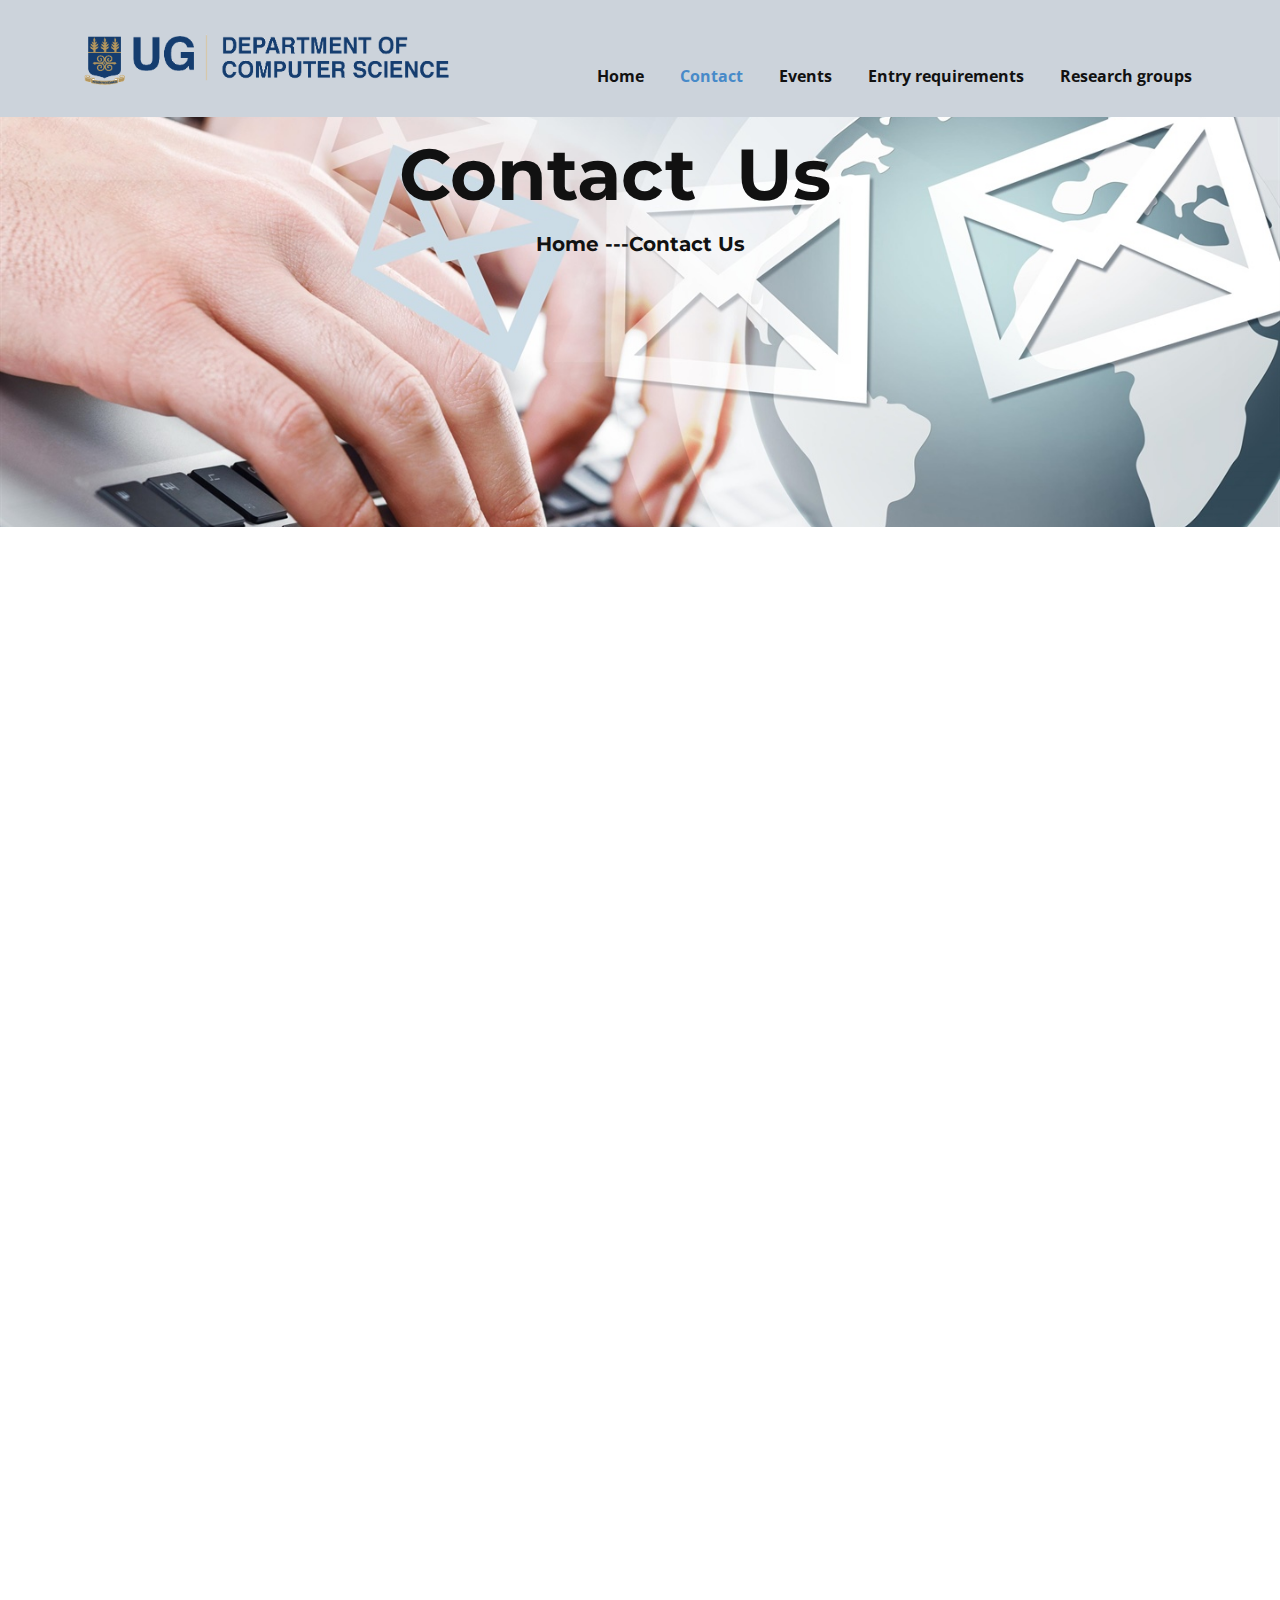
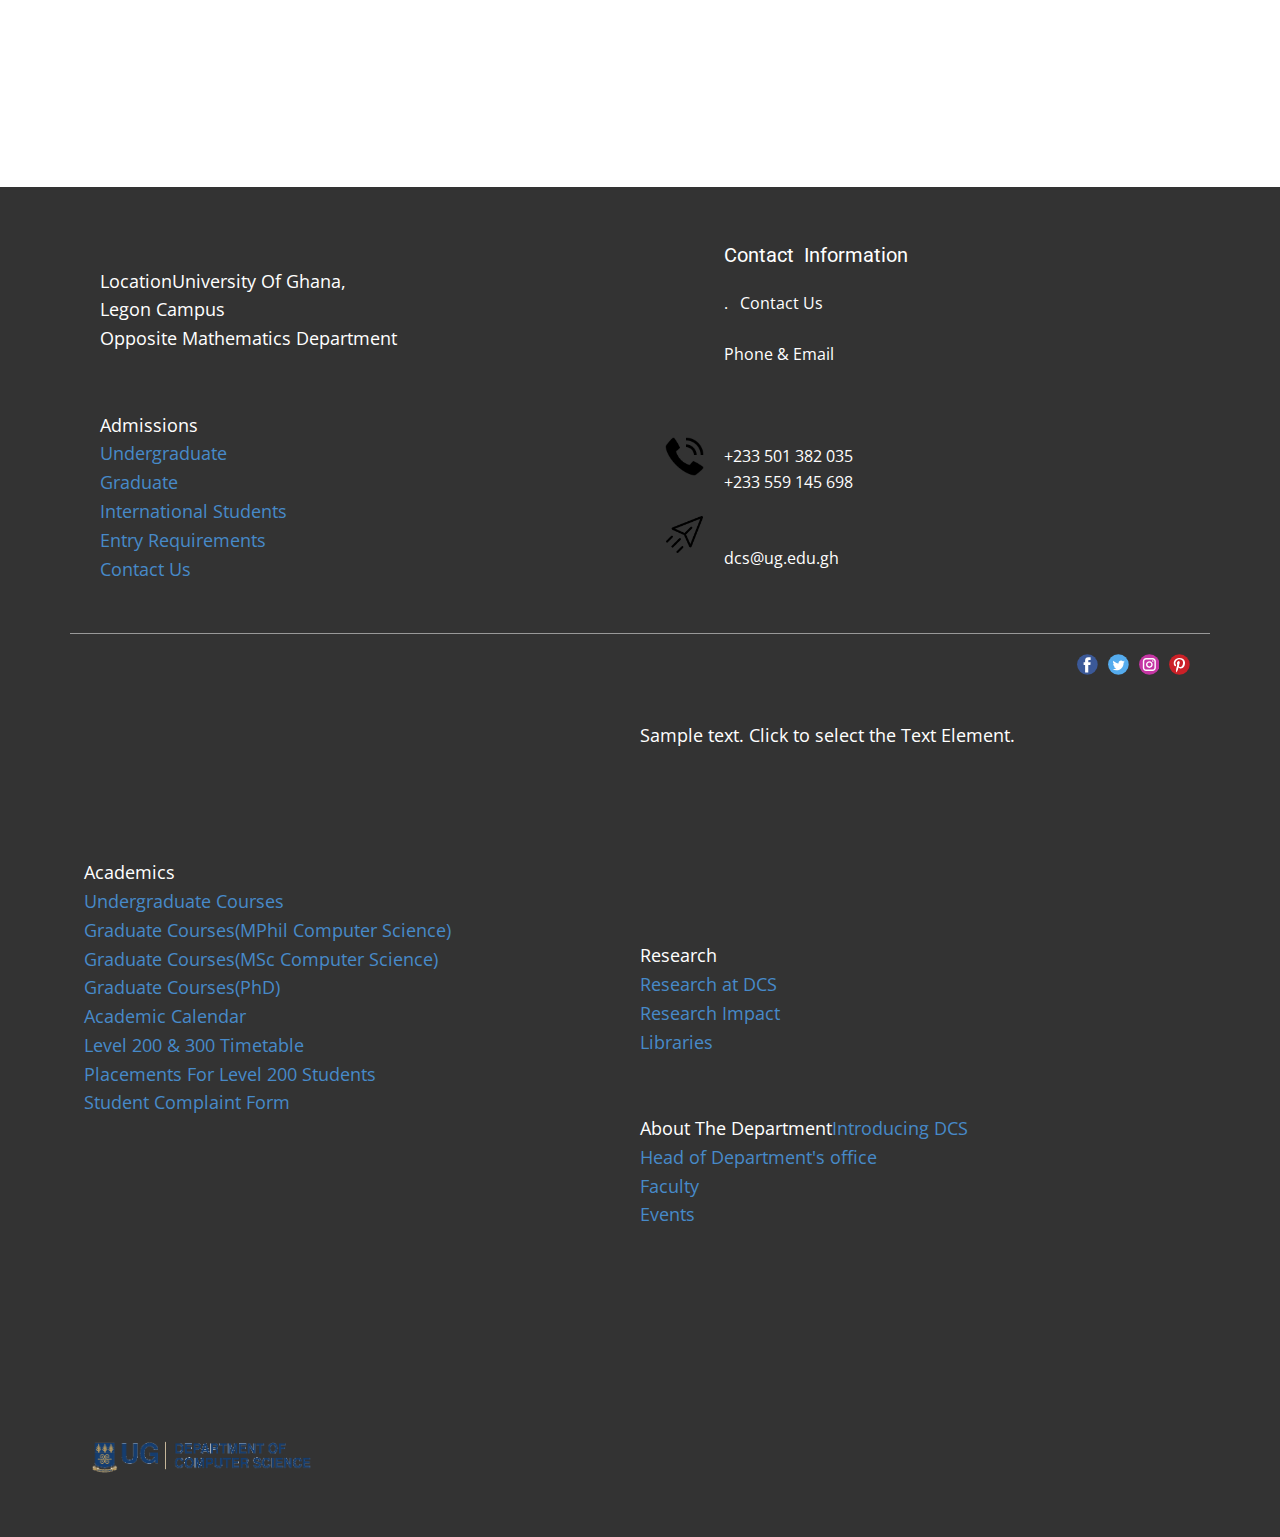
<file: Contact.html>
<!DOCTYPE html>
<html style="font-size: 16px;" lang="en"><head>
    <meta name="viewport" content="width=device-width, initial-scale=1.0">
    <meta charset="utf-8">
    <meta name="keywords" content="Contact&nbsp; Us">
    <meta name="description" content="">
    <title>Contact</title>
    <link rel="stylesheet" href="nicepage.css" media="screen">
<link rel="stylesheet" href="Contact.css" media="screen">
    <script class="u-script" type="text/javascript" src="jquery.js" defer=""></script>
    <script class="u-script" type="text/javascript" src="nicepage.js" defer=""></script>
    
    <link id="u-theme-google-font" rel="stylesheet" href="https://fonts.googleapis.com/css?family=Roboto:100,100i,300,300i,400,400i,500,500i,700,700i,900,900i|Open+Sans:300,300i,400,400i,500,500i,600,600i,700,700i,800,800i">
    <link id="u-page-google-font" rel="stylesheet" href="https://fonts.googleapis.com/css?family=Montserrat:100,100i,200,200i,300,300i,400,400i,500,500i,600,600i,700,700i,800,800i,900,900i">
    
    
    
    
    
    
    <meta name="theme-color" content="#478ac9">
    <meta property="og:title" content="Contact">
    <meta property="og:type" content="website">
  <meta data-intl-tel-input-cdn-path="intlTelInput/"></head>
  <body data-path-to-root="./" data-include-products="false" class="u-body u-xl-mode" data-lang="en"><header class="u-clearfix u-header u-palette-5-light-1 u-header" id="sec-4715"><div class="u-clearfix u-sheet u-sheet-1">
        <a href="https://nicepage.com" class="u-align-left u-image u-logo u-image-1" data-image-width="1109" data-image-height="185">
          <img src="images/comScience_logo.png" class="u-logo-image u-logo-image-1">
        </a>
        <nav class="u-menu u-menu-one-level u-offcanvas u-menu-1">
          <div class="menu-collapse" style="font-size: 1rem; letter-spacing: 0px; font-weight: 700;">
            <a class="u-button-style u-custom-left-right-menu-spacing u-custom-padding-bottom u-custom-top-bottom-menu-spacing u-nav-link u-text-active-palette-1-base u-text-hover-palette-2-base" href="#">
              <svg class="u-svg-link" viewBox="0 0 24 24"><use xmlns:xlink="http://www.w3.org/1999/xlink" xlink:href="#menu-hamburger"></use></svg>
              <svg class="u-svg-content" version="1.1" id="menu-hamburger" viewBox="0 0 16 16" x="0px" y="0px" xmlns:xlink="http://www.w3.org/1999/xlink" xmlns="http://www.w3.org/2000/svg"><g><rect y="1" width="16" height="2"></rect><rect y="7" width="16" height="2"></rect><rect y="13" width="16" height="2"></rect>
</g></svg>
            </a>
          </div>
          <div class="u-custom-menu u-nav-container">
            <ul class="u-nav u-unstyled u-nav-1"><li class="u-nav-item"><a class="u-button-style u-nav-link u-text-active-palette-1-base u-text-hover-palette-2-base" href="Home.html" style="padding: 10px 18px;">Home</a>
</li><li class="u-nav-item"><a class="u-button-style u-nav-link u-text-active-palette-1-base u-text-hover-palette-2-base" href="Contact.html" style="padding: 10px 18px;">Contact</a>
</li><li class="u-nav-item"><a class="u-button-style u-nav-link u-text-active-palette-1-base u-text-hover-palette-2-base" style="padding: 10px 18px;">Events</a>
</li><li class="u-nav-item"><a class="u-button-style u-nav-link u-text-active-palette-1-base u-text-hover-palette-2-base" style="padding: 10px 18px;">Entry requirements</a>
</li><li class="u-nav-item"><a class="u-button-style u-nav-link u-text-active-palette-1-base u-text-hover-palette-2-base" style="padding: 10px 18px;">Research groups</a>
</li></ul>
          </div>
          <div class="u-custom-menu u-nav-container-collapse">
            <div class="u-black u-container-style u-inner-container-layout u-opacity u-opacity-95 u-sidenav">
              <div class="u-inner-container-layout u-sidenav-overflow">
                <div class="u-menu-close"></div>
                <ul class="u-align-center u-nav u-popupmenu-items u-unstyled u-nav-2"><li class="u-nav-item"><a class="u-button-style u-nav-link" href="Home.html">Home</a>
</li><li class="u-nav-item"><a class="u-button-style u-nav-link" href="Contact.html">Contact</a>
</li><li class="u-nav-item"><a class="u-button-style u-nav-link">Events</a>
</li><li class="u-nav-item"><a class="u-button-style u-nav-link">Entry requirements</a>
</li><li class="u-nav-item"><a class="u-button-style u-nav-link">Research groups</a>
</li></ul>
              </div>
            </div>
            <div class="u-black u-menu-overlay u-opacity u-opacity-70"></div>
          </div>
        </nav>
      </div></header>
    <section class="u-clearfix u-image u-section-1" id="sec-e009" data-image-width="4333" data-image-height="3000">
      <div class="u-clearfix u-sheet u-sheet-1">
        <h1 class="u-custom-font u-font-montserrat u-text u-text-default u-text-1">Contact&nbsp; Us</h1>
        <h5 class="u-custom-font u-font-montserrat u-text u-text-default u-text-2">Home ---Contact Us</h5>
      </div>
    </section>
    <section class="u-clearfix u-section-2" id="sec-1721">
      <div class="u-clearfix u-sheet u-sheet-1"></div>
    </section>
    <section class="u-clearfix u-container-align-center u-white u-section-3" id="carousel_0963">
      <div class="u-clearfix u-sheet u-valign-middle u-sheet-1">
        <div class="data-layout-selected u-clearfix u-expanded-width u-layout-wrap u-layout-wrap-1">
          <div class="u-layout">
            <div class="u-layout-row">
              <div class="u-container-style u-grey-50 u-layout-cell u-right-cell u-size-34-lg u-size-34-xl u-size-60-md u-size-60-sm u-size-60-xs u-layout-cell-1" data-animation-name="customAnimationIn" data-animation-duration="1500" data-animation-delay="500">
                <div class="u-container-layout u-valign-middle u-container-layout-1">
                  <div class="u-shape u-shape-svg u-text-palette-3-base u-shape-1" data-animation-name="customAnimationIn" data-animation-duration="1500" data-animation-delay="500">
                    <svg class="u-svg-link" preserveAspectRatio="none" viewBox="0 0 160 160" style=""><use xmlns:xlink="http://www.w3.org/1999/xlink" xlink:href="#svg-6487"></use></svg>
                    <svg class="u-svg-content" viewBox="0 0 160 160" x="0px" y="0px" id="svg-6487" style="enable-background:new 0 0 160 160;"><path d="M80,30c27.6,0,50,22.4,50,50s-22.4,50-50,50s-50-22.4-50-50S52.4,30,80,30 M80,0C35.8,0,0,35.8,0,80s35.8,80,80,80
	s80-35.8,80-80S124.2,0,80,0L80,0z"></path></svg>
                  </div>
                  <div class="u-image u-image-circle u-image-1" data-image-width="1500" data-image-height="1500" data-animation-name="customAnimationIn" data-animation-duration="1500" data-animation-delay="250"></div>
                  <div class="u-palette-3-base u-preserve-proportions u-shape u-shape-circle u-shape-2" data-animation-name="customAnimationIn" data-animation-duration="1500" data-animation-delay="500"></div>
                </div>
              </div>
              <div class="u-align-center u-container-align-center u-container-style u-layout-cell u-left-cell u-palette-3-light-2 u-size-26-lg u-size-26-xl u-size-60-md u-size-60-sm u-size-60-xs u-layout-cell-2" data-animation-name="customAnimationIn" data-animation-duration="1500" data-animation-delay="0">
                <div class="u-container-layout u-container-layout-2">
                  <h2 class="u-align-center u-text u-text-1">Contact Us</h2>
                  <p class="u-align-center u-text u-text-2"> We are here to meet any business need and to promote your company online!</p>
                  <div class="u-align-center u-border-3 u-border-palette-3-base u-line u-line-horizontal u-line-1"></div>
                  <h5 class="u-align-center u-custom-font u-font-montserrat u-text u-text-3">
                    <span style="font-weight: 700;">Phone</span>: <a href="https://nicepage.best" class="u-active-none u-border-1 u-border-active-black u-border-grey-70 u-border-hover-grey-75 u-border-no-left u-border-no-right u-border-no-top u-btn u-button-link u-button-style u-hover-none u-none u-text-active-grey-60 u-text-body-color u-text-hover-grey-60 u-btn-1" target="_blank" data-animation-name="" data-animation-duration="0" data-animation-delay="0" data-animation-direction="">+233 501 382 035<br>Mon to Fri 9am to 5pm<br>
                      <br>
                    </a>
                    <br>
                    <span style="font-weight: 700;">Location</span>: University Of Ghana -legon&nbsp;<br>
                    <span style="font-weight: 700;">Mail</span>:&nbsp;<a href="mailto:dcs@ug.edu.gh" class="u-active-none u-border-none u-btn u-button-style u-hover-none u-none u-text-palette-1-base u-btn-2">dcs@ug.edu.gh</a>
                    <br>Send us your query here
                  </h5>
                </div>
              </div>
            </div>
          </div>
        </div>
      </div>
    </section>
    
    
    
    <footer class="u-clearfix u-footer u-grey-80" id="sec-4683"><div class="u-clearfix u-sheet u-sheet-1">
        <div class="data-layout-selected u-clearfix u-expanded-width u-gutter-30 u-layout-wrap u-layout-wrap-1">
          <div class="u-gutter-0 u-layout">
            <div class="u-layout-row">
              <div class="u-align-left u-container-style u-layout-cell u-size-30 u-layout-cell-1">
                <div class="u-container-layout u-container-layout-1">
                  <p class="u-text u-text-default u-text-1"> LocationUniversity Of Ghana,&nbsp;<br>Legon Campus<br>Opposite Mathematics Department<br>
                    <br>
                    <br>Admissions<br>
                    <a href="http://admission.ug.edu.gh/applying/undergraduate/overview" class="u-active-none u-border-none u-btn u-button-style u-hover-none u-none u-text-palette-1-base u-btn-1">Undergraduate</a>
                    <br>
                    <a href="http://admission.ug.edu.gh/applying/postgraduate/overview" class="u-active-none u-border-none u-btn u-button-style u-hover-none u-none u-text-palette-1-base u-btn-2">Graduate</a>
                    <br>
                    <a href="http://admission.ug.edu.gh/applying/international/overview" class="u-active-none u-border-none u-btn u-button-style u-hover-none u-none u-text-palette-1-base u-btn-3">International Students</a>
                    <br>
                    <a href="https://dcs.ug.edu.gh/entry" class="u-active-none u-border-none u-btn u-button-style u-hover-none u-none u-text-palette-1-base u-btn-4">Entry Requirements</a>
                    <br>
                    <a href="https://dcs.ug.edu.gh/contact" class="u-active-none u-border-none u-btn u-button-style u-hover-none u-none u-text-palette-1-base u-btn-5">Contact Us</a>
                    <br>
                  </p>
                </div>
              </div>
              <div class="u-align-left u-container-style u-layout-cell u-right-cell u-size-30 u-layout-cell-2">
                <div class="u-container-layout u-container-layout-2"><!--position-->
                  <div data-position="" class="u-position u-position-1"><!--block-->
                    <div class="u-block">
                      <div class="u-block-container u-clearfix"><!--block_header-->
                        <h5 class="u-block-header u-text"><!--block_header_content-->Contact&nbsp; Information<br>
                          <br><!--/block_header_content-->
                        </h5><!--/block_header--><!--block_content-->
                        <div class="u-block-content u-text"><!--block_content_content-->.&nbsp; &nbsp;Contact Us<br>
                          <br>Phone &amp; Email<br>
                          <br>
                          <br>
                          <br>+233 501 382 035<br>+233 559 145 698<br>
                          <br>
                          <br>dcs@ug.edu.gh<!--/block_content_content-->
                        </div><!--/block_content-->
                      </div>
                    </div><!--/block-->
                  </div><!--/position--><span class="u-file-icon u-icon u-icon-1"><img src="images/4836992.png" alt=""></span><span class="u-file-icon u-icon u-icon-2"><img src="images/3059502.png" alt=""></span>
                </div>
              </div>
            </div>
          </div>
        </div>
        <div class="u-border-1 u-border-white u-expanded-width u-line u-line-horizontal u-opacity u-opacity-50 u-line-1"></div>
        <div class="u-social-icons u-spacing-10 u-social-icons-1">
          <a class="u-social-url" title="facebook" target="_blank" href=""><span class="u-icon u-social-facebook u-social-icon u-icon-3"><svg class="u-svg-link" preserveAspectRatio="xMidYMin slice" viewBox="0 0 112 112" style=""><use xmlns:xlink="http://www.w3.org/1999/xlink" xlink:href="#svg-f1bc"></use></svg><svg class="u-svg-content" viewBox="0 0 112 112" x="0" y="0" id="svg-f1bc"><circle fill="currentColor" cx="56.1" cy="56.1" r="55"></circle><path fill="#FFFFFF" d="M73.5,31.6h-9.1c-1.4,0-3.6,0.8-3.6,3.9v8.5h12.6L72,58.3H60.8v40.8H43.9V58.3h-8V43.9h8v-9.2
      c0-6.7,3.1-17,17-17h12.5v13.9H73.5z"></path></svg></span>
          </a>
          <a class="u-social-url" title="twitter" target="_blank" href=""><span class="u-icon u-social-icon u-social-twitter u-icon-4"><svg class="u-svg-link" preserveAspectRatio="xMidYMin slice" viewBox="0 0 112 112" style=""><use xmlns:xlink="http://www.w3.org/1999/xlink" xlink:href="#svg-59eb"></use></svg><svg class="u-svg-content" viewBox="0 0 112 112" x="0" y="0" id="svg-59eb"><circle fill="currentColor" class="st0" cx="56.1" cy="56.1" r="55"></circle><path fill="#FFFFFF" d="M83.8,47.3c0,0.6,0,1.2,0,1.7c0,17.7-13.5,38.2-38.2,38.2C38,87.2,31,85,25,81.2c1,0.1,2.1,0.2,3.2,0.2
      c6.3,0,12.1-2.1,16.7-5.7c-5.9-0.1-10.8-4-12.5-9.3c0.8,0.2,1.7,0.2,2.5,0.2c1.2,0,2.4-0.2,3.5-0.5c-6.1-1.2-10.8-6.7-10.8-13.1
      c0-0.1,0-0.1,0-0.2c1.8,1,3.9,1.6,6.1,1.7c-3.6-2.4-6-6.5-6-11.2c0-2.5,0.7-4.8,1.8-6.7c6.6,8.1,16.5,13.5,27.6,14
      c-0.2-1-0.3-2-0.3-3.1c0-7.4,6-13.4,13.4-13.4c3.9,0,7.3,1.6,9.8,4.2c3.1-0.6,5.9-1.7,8.5-3.3c-1,3.1-3.1,5.8-5.9,7.4
      c2.7-0.3,5.3-1,7.7-2.1C88.7,43,86.4,45.4,83.8,47.3z"></path></svg></span>
          </a>
          <a class="u-social-url" title="instagram" target="_blank" href=""><span class="u-icon u-social-icon u-social-instagram u-icon-5"><svg class="u-svg-link" preserveAspectRatio="xMidYMin slice" viewBox="0 0 112 112" style=""><use xmlns:xlink="http://www.w3.org/1999/xlink" xlink:href="#svg-5155"></use></svg><svg class="u-svg-content" viewBox="0 0 112 112" x="0" y="0" id="svg-5155"><circle fill="currentColor" cx="56.1" cy="56.1" r="55"></circle><path fill="#FFFFFF" d="M55.9,38.2c-9.9,0-17.9,8-17.9,17.9C38,66,46,74,55.9,74c9.9,0,17.9-8,17.9-17.9C73.8,46.2,65.8,38.2,55.9,38.2
      z M55.9,66.4c-5.7,0-10.3-4.6-10.3-10.3c-0.1-5.7,4.6-10.3,10.3-10.3c5.7,0,10.3,4.6,10.3,10.3C66.2,61.8,61.6,66.4,55.9,66.4z"></path><path fill="#FFFFFF" d="M74.3,33.5c-2.3,0-4.2,1.9-4.2,4.2s1.9,4.2,4.2,4.2s4.2-1.9,4.2-4.2S76.6,33.5,74.3,33.5z"></path><path fill="#FFFFFF" d="M73.1,21.3H38.6c-9.7,0-17.5,7.9-17.5,17.5v34.5c0,9.7,7.9,17.6,17.5,17.6h34.5c9.7,0,17.5-7.9,17.5-17.5V38.8
      C90.6,29.1,82.7,21.3,73.1,21.3z M83,73.3c0,5.5-4.5,9.9-9.9,9.9H38.6c-5.5,0-9.9-4.5-9.9-9.9V38.8c0-5.5,4.5-9.9,9.9-9.9h34.5
      c5.5,0,9.9,4.5,9.9,9.9V73.3z"></path></svg></span>
          </a>
          <a class="u-social-url" title="pinterest" target="_blank" href=""><span class="u-icon u-social-icon u-social-pinterest u-icon-6"><svg class="u-svg-link" preserveAspectRatio="xMidYMin slice" viewBox="0 0 112 112" style=""><use xmlns:xlink="http://www.w3.org/1999/xlink" xlink:href="#svg-d352"></use></svg><svg class="u-svg-content" viewBox="0 0 112 112" x="0" y="0" id="svg-d352"><circle fill="currentColor" cx="56.1" cy="56.1" r="55"></circle><path fill="#FFFFFF" d="M61.1,76.9c-4.7-0.3-6.7-2.7-10.3-5c-2,10.7-4.6,20.9-11.9,26.2c-2.2-16.1,3.3-28.2,5.9-41
      c-4.4-7.5,0.6-22.5,9.9-18.8c11.6,4.6-10,27.8,4.4,30.7C74.2,72,80.3,42.8,71,33.4C57.5,19.6,31.7,33,34.9,52.6
      c0.8,4.8,5.8,6.2,2,12.9c-8.7-1.9-11.2-8.8-10.9-17.8C26.5,32.8,39.3,22.5,52.2,21c16.3-1.9,31.6,5.9,33.7,21.2
      C88.2,59.5,78.6,78.2,61.1,76.9z"></path></svg></span>
          </a>
        </div>
        <p class="u-text u-text-4">Sample text. Click to select the Text Element.</p>
        <p class="u-text u-text-5"> Academics<br>
          <a href="https://dcs.ug.edu.gh/undergrad-course" class="u-active-none u-border-none u-btn u-button-style u-hover-none u-none u-text-palette-1-base u-btn-6">Undergraduate Courses</a>
          <br>
          <a href="https://dcs.ug.edu.gh/mphil-course" class="u-active-none u-border-none u-btn u-button-style u-hover-none u-none u-text-palette-1-base u-btn-7">Graduate Courses(MPhil Computer Science)</a>
          <br>
          <a href="https://dcs.ug.edu.gh/msc-course" class="u-active-none u-border-none u-btn u-button-style u-hover-none u-none u-text-palette-1-base u-btn-8">Graduate Courses(MSc Computer Science)</a>
          <br>
          <a href="https://dcs.ug.edu.gh/phd-course" class="u-active-none u-border-none u-btn u-button-style u-hover-none u-none u-text-palette-1-base u-btn-9">Graduate Courses(PhD)</a>
          <br>
          <a href="https://www.ug.edu.gh/academics/calendar" class="u-active-none u-border-none u-btn u-button-style u-hover-none u-none u-text-palette-1-base u-btn-10">Academic Calendar</a>
          <br>
          <a href="https://dcs.ug.edu.gh/img/_DEPARTMENT%20OF%20COMPUTER%20SCIENCE,%20UG%20-%20200%20&amp;%20300.pdf" class="u-active-none u-border-none u-btn u-button-style u-hover-none u-none u-text-palette-1-base u-btn-11">Level 200 &amp; 300 Timetable</a>
          <br>
          <a href="https://dcs.ug.edu.gh/img/_Placements%20lvl200.pdf" class="u-active-none u-border-none u-btn u-button-style u-hover-none u-none u-text-palette-1-base u-btn-12">Placements For Level 200 Students</a>
          <br>
          <a href="https://forms.gle/smoyM5M3HWaayagk7" class="u-active-none u-border-none u-btn u-button-style u-hover-none u-none u-text-palette-1-base u-btn-13">Student Complaint Form</a>
        </p>
        <p class="u-text u-text-6"> Research<br>
          <a href="https://dcs.ug.edu.gh/research-dcs" class="u-active-none u-border-none u-btn u-button-style u-hover-none u-none u-text-palette-1-base u-btn-14">Research at DCS</a>
          <br>
          <a href="https://dcs.ug.edu.gh/research-impact" class="u-active-none u-border-none u-btn u-button-style u-hover-none u-none u-text-palette-1-base u-btn-15">Research Impact</a>
          <br>
          <a href="http://balme.ug.edu.gh/" class="u-active-none u-border-none u-btn u-button-style u-hover-none u-none u-text-palette-1-base u-btn-16">Libraries</a>
          <br>
          <br>
          <br>About The Department<a href="https://dcs.ug.edu.gh/about" class="u-active-none u-border-none u-btn u-button-style u-hover-none u-none u-text-palette-1-base u-btn-17">Introducing DCS</a>
          <br>
          <a href="https://dcs.ug.edu.gh/officehod" class="u-active-none u-border-none u-btn u-button-style u-hover-none u-none u-text-palette-1-base u-btn-18">Head of Department's office</a>
          <br>
          <a href="https://dcs.ug.edu.gh/faculty" class="u-active-none u-border-none u-btn u-button-style u-hover-none u-none u-text-palette-1-base u-btn-19">Faculty</a>
          <br>
          <a href="https://dcs.ug.edu.gh/events" class="u-active-none u-border-none u-btn u-button-style u-hover-none u-none u-text-palette-1-base u-btn-20">Events</a>
        </p>
        <a href="https://nicepage.com" class="u-image u-logo u-image-1" data-image-width="1109" data-image-height="185">
          <img src="images/comScience_logo.png" class="u-logo-image u-logo-image-1">
        </a>
      </div></footer>
   
  
</body></html>
</file>
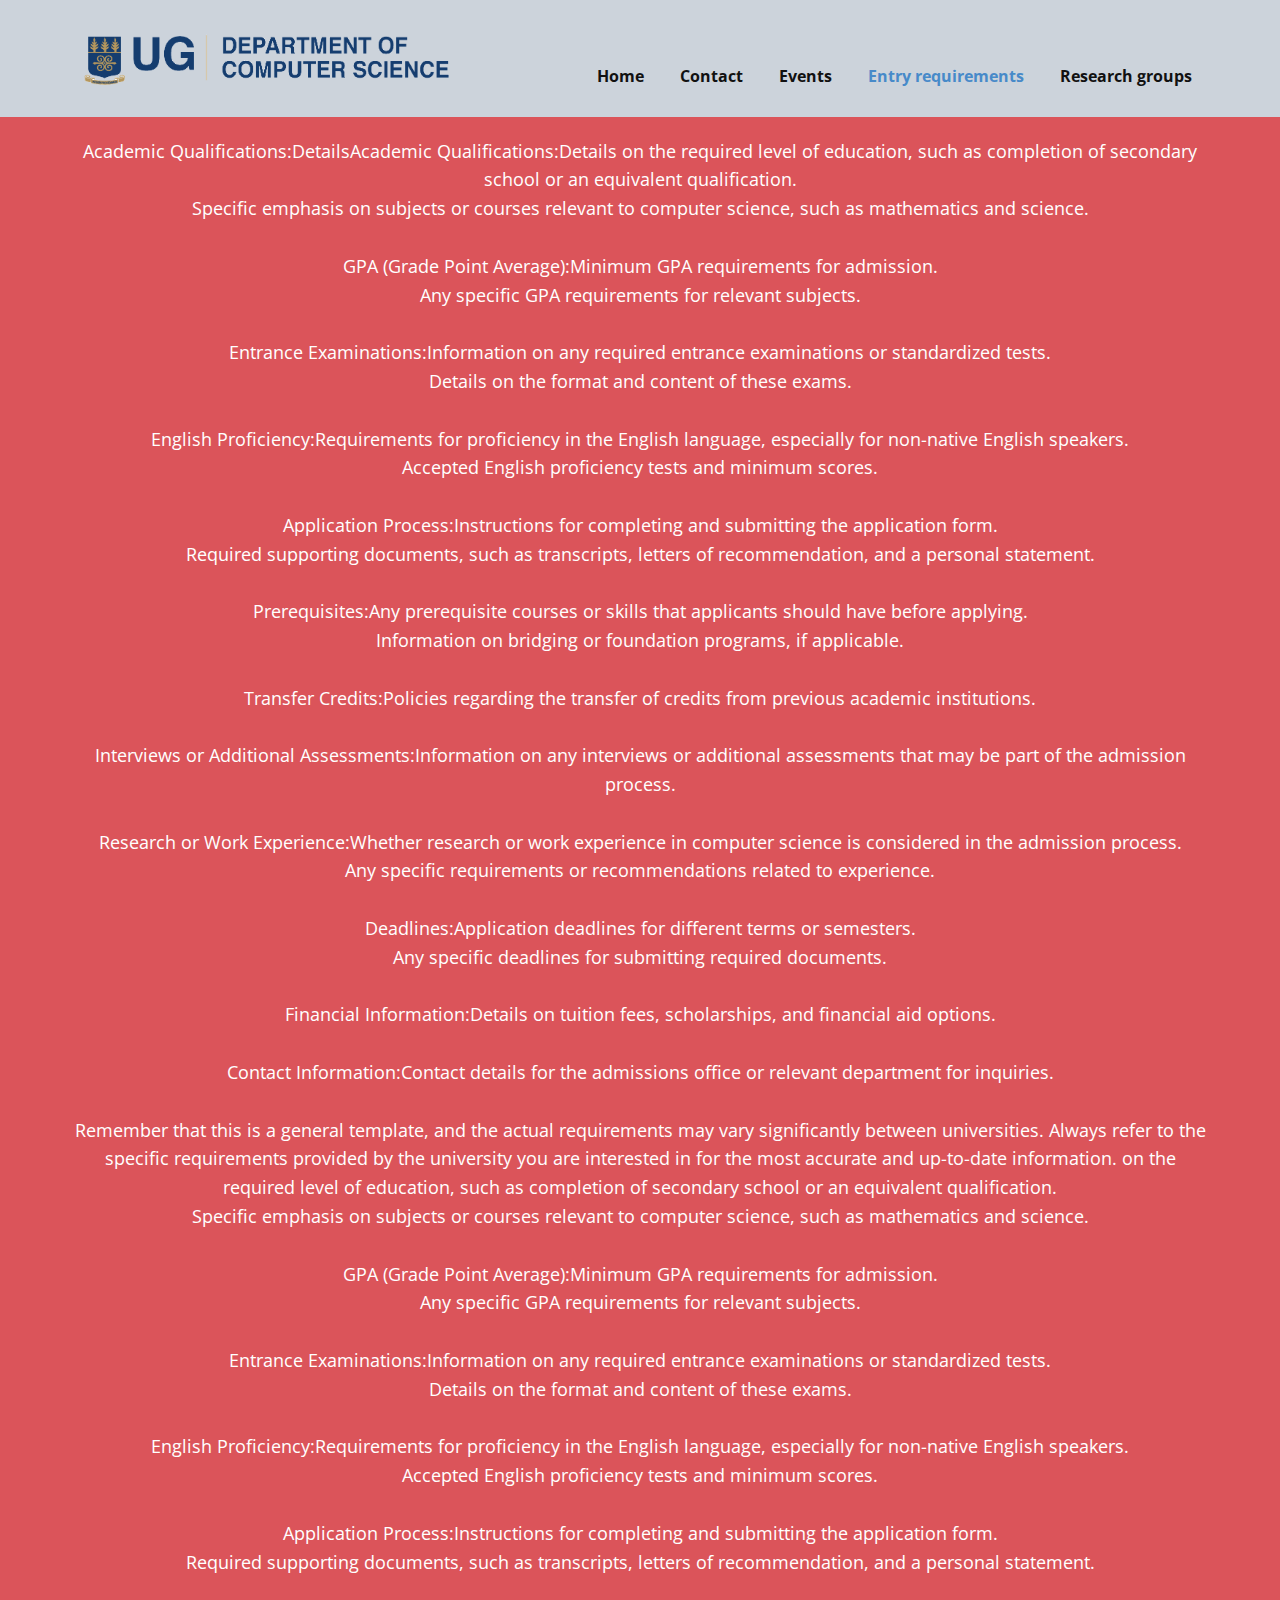
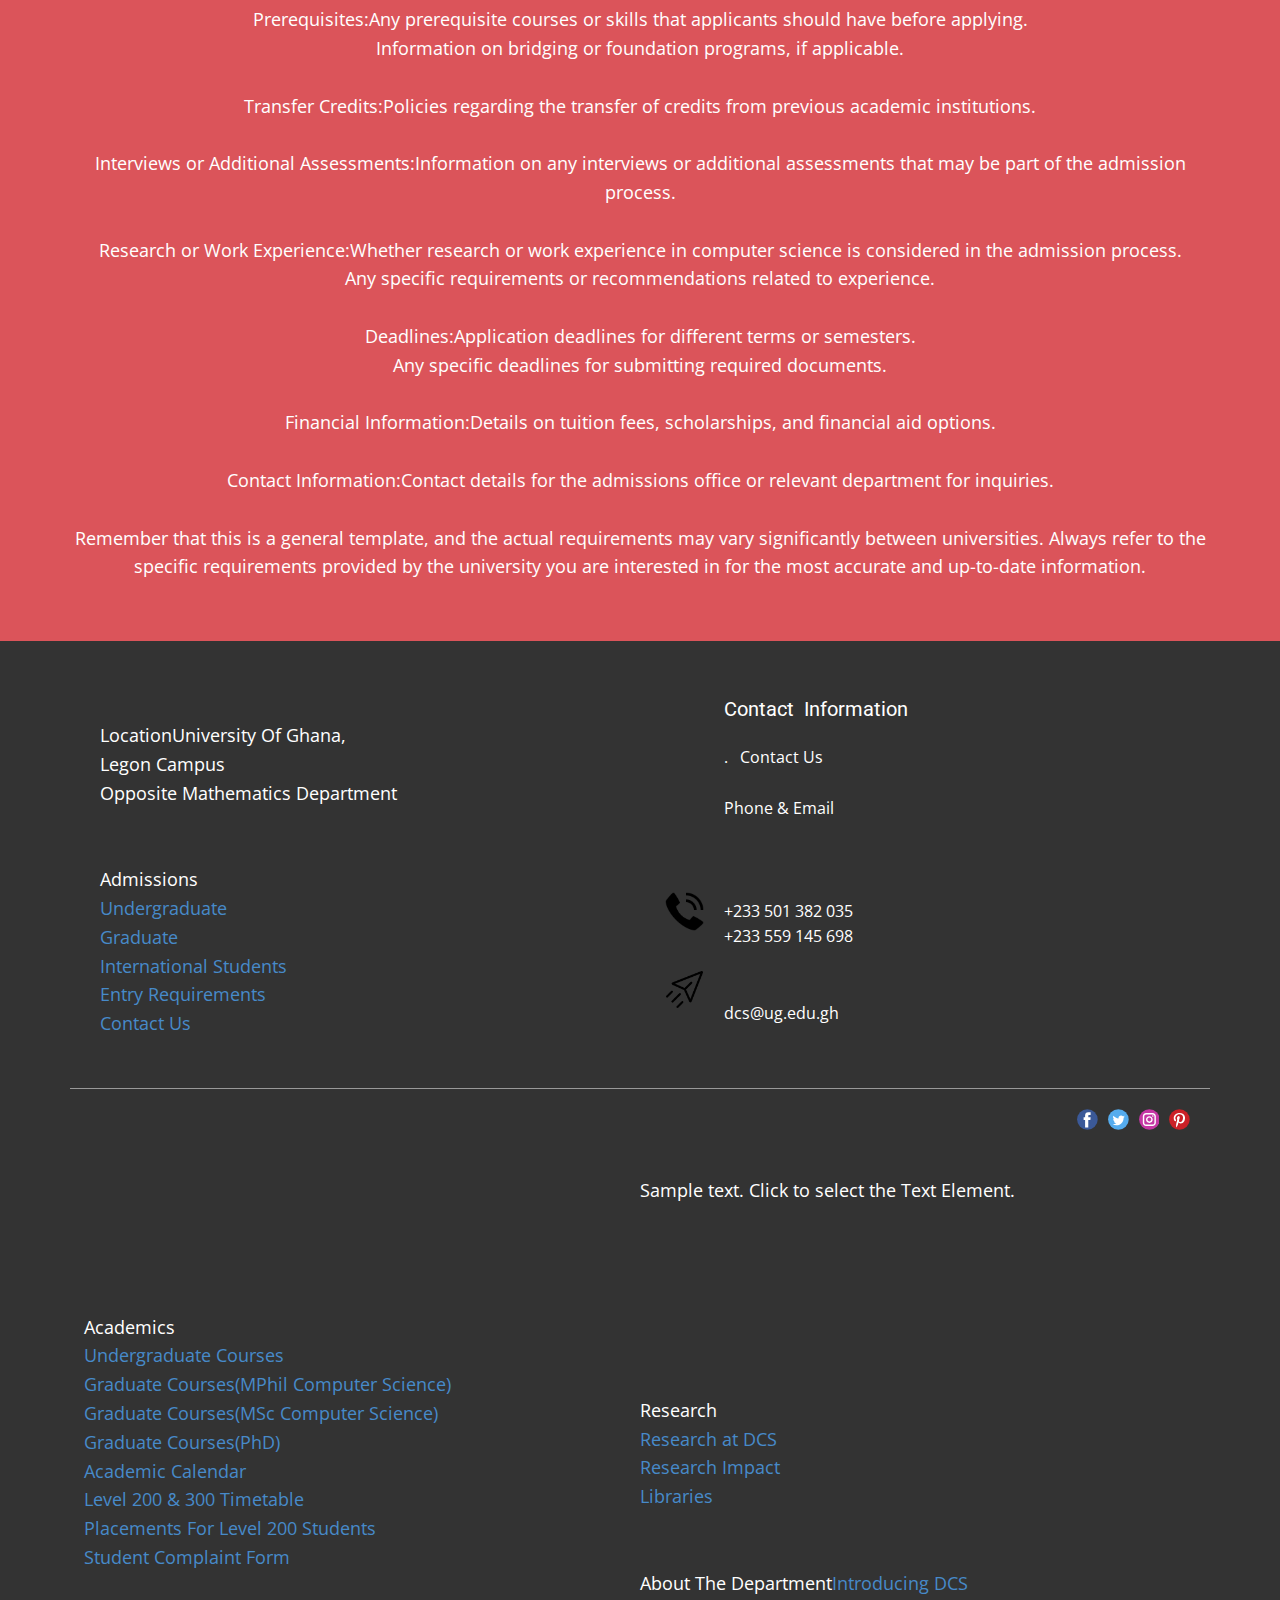
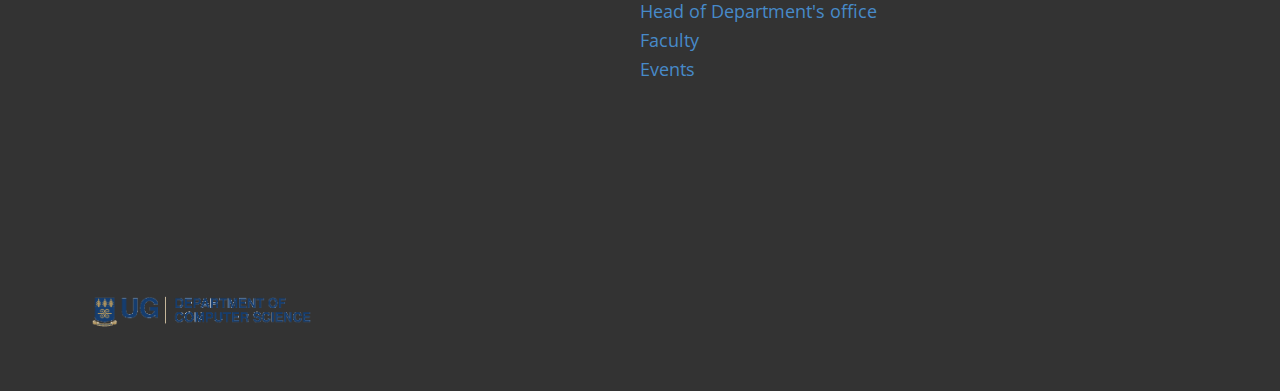
<file: Entry-requirements.html>
<!DOCTYPE html>
<html style="font-size: 16px;" lang="en"><head>
    <meta name="viewport" content="width=device-width, initial-scale=1.0">
    <meta charset="utf-8">
    <meta name="keywords" content="">
    <meta name="description" content="">
    <title>Entry requirements</title>
    <link rel="stylesheet" href="nicepage.css" media="screen">
<link rel="stylesheet" href="Entry-requirements.css" media="screen">
    <script class="u-script" type="text/javascript" src="jquery.js" defer=""></script>
    <script class="u-script" type="text/javascript" src="nicepage.js" defer=""></script>
    
    <link id="u-theme-google-font" rel="stylesheet" href="https://fonts.googleapis.com/css?family=Roboto:100,100i,300,300i,400,400i,500,500i,700,700i,900,900i|Open+Sans:300,300i,400,400i,500,500i,600,600i,700,700i,800,800i">
    
    
    
    <meta name="theme-color" content="#478ac9">
    <meta property="og:title" content="Entry requirements">
    <meta property="og:type" content="website">
  <meta data-intl-tel-input-cdn-path="intlTelInput/"></head>
  <body data-path-to-root="./" data-include-products="false" class="u-body u-xl-mode" data-lang="en"><header class="u-clearfix u-header u-palette-5-light-1 u-header" id="sec-4715"><div class="u-clearfix u-sheet u-sheet-1">
        <a href="https://nicepage.com" class="u-align-left u-image u-logo u-image-1" data-image-width="1109" data-image-height="185">
          <img src="images/comScience_logo.png" class="u-logo-image u-logo-image-1">
        </a>
        <nav class="u-menu u-menu-one-level u-offcanvas u-menu-1">
          <div class="menu-collapse" style="font-size: 1rem; letter-spacing: 0px; font-weight: 700;">
            <a class="u-button-style u-custom-left-right-menu-spacing u-custom-padding-bottom u-custom-top-bottom-menu-spacing u-nav-link u-text-active-palette-1-base u-text-hover-palette-2-base" href="#">
              <svg class="u-svg-link" viewBox="0 0 24 24"><use xmlns:xlink="http://www.w3.org/1999/xlink" xlink:href="#menu-hamburger"></use></svg>
              <svg class="u-svg-content" version="1.1" id="menu-hamburger" viewBox="0 0 16 16" x="0px" y="0px" xmlns:xlink="http://www.w3.org/1999/xlink" xmlns="http://www.w3.org/2000/svg"><g><rect y="1" width="16" height="2"></rect><rect y="7" width="16" height="2"></rect><rect y="13" width="16" height="2"></rect>
</g></svg>
            </a>
          </div>
          <div class="u-custom-menu u-nav-container">
            <ul class="u-nav u-unstyled u-nav-1"><li class="u-nav-item"><a class="u-button-style u-nav-link u-text-active-palette-1-base u-text-hover-palette-2-base" href="Home.html" style="padding: 10px 18px;">Home</a>
</li><li class="u-nav-item"><a class="u-button-style u-nav-link u-text-active-palette-1-base u-text-hover-palette-2-base" href="Contact.html" style="padding: 10px 18px;">Contact</a>
</li><li class="u-nav-item"><a class="u-button-style u-nav-link u-text-active-palette-1-base u-text-hover-palette-2-base" style="padding: 10px 18px;">Events</a>
</li><li class="u-nav-item"><a class="u-button-style u-nav-link u-text-active-palette-1-base u-text-hover-palette-2-base" style="padding: 10px 18px;">Entry requirements</a>
</li><li class="u-nav-item"><a class="u-button-style u-nav-link u-text-active-palette-1-base u-text-hover-palette-2-base" style="padding: 10px 18px;">Research groups</a>
</li></ul>
          </div>
          <div class="u-custom-menu u-nav-container-collapse">
            <div class="u-black u-container-style u-inner-container-layout u-opacity u-opacity-95 u-sidenav">
              <div class="u-inner-container-layout u-sidenav-overflow">
                <div class="u-menu-close"></div>
                <ul class="u-align-center u-nav u-popupmenu-items u-unstyled u-nav-2"><li class="u-nav-item"><a class="u-button-style u-nav-link" href="Home.html">Home</a>
</li><li class="u-nav-item"><a class="u-button-style u-nav-link" href="Contact.html">Contact</a>
</li><li class="u-nav-item"><a class="u-button-style u-nav-link">Events</a>
</li><li class="u-nav-item"><a class="u-button-style u-nav-link">Entry requirements</a>
</li><li class="u-nav-item"><a class="u-button-style u-nav-link">Research groups</a>
</li></ul>
              </div>
            </div>
            <div class="u-black u-menu-overlay u-opacity u-opacity-70"></div>
          </div>
        </nav>
      </div></header>
    <section class="u-clearfix u-palette-2-base u-section-1" id="sec-e26b">
      <div class="u-clearfix u-sheet u-sheet-1">
        <p class="u-align-center u-text u-text-default u-text-1"> Academic Qualifications:DetailsAcademic Qualifications:Details on the required level of education, such as completion of secondary school or an equivalent qualification.<br>Specific emphasis on subjects or courses relevant to computer science, such as mathematics and science.<br>
          <br>GPA (Grade Point Average):Minimum GPA requirements for admission.<br>Any specific GPA requirements for relevant subjects.<br>
          <br>Entrance Examinations:Information on any required entrance examinations or standardized tests.<br>Details on the format and content of these exams.<br>
          <br>English Proficiency:Requirements for proficiency in the English language, especially for non-native English speakers.<br>Accepted English proficiency tests and minimum scores.<br>
          <br>Application Process:Instructions for completing and submitting the application form.<br>Required supporting documents, such as transcripts, letters of recommendation, and a personal statement.<br>
          <br>Prerequisites:Any prerequisite courses or skills that applicants should have before applying.<br>Information on bridging or foundation programs, if applicable.<br>
          <br>Transfer Credits:Policies regarding the transfer of credits from previous academic institutions.<br>
          <br>Interviews or Additional Assessments:Information on any interviews or additional assessments that may be part of the admission process.<br>
          <br>Research or Work Experience:Whether research or work experience in computer science is considered in the admission process.<br>Any specific requirements or recommendations related to experience.<br>
          <br>Deadlines:Application deadlines for different terms or semesters.<br>Any specific deadlines for submitting required documents.<br>
          <br>Financial Information:Details on tuition fees, scholarships, and financial aid options.<br>
          <br>Contact Information:Contact details for the admissions office or relevant department for inquiries.<br>
          <br>Remember that this is a general template, and the actual requirements may vary significantly between universities. Always refer to the specific requirements provided by the university you are interested in for the most accurate and up-to-date information.&nbsp;on the required level of education, such as completion of secondary school or an equivalent qualification.<br>Specific emphasis on subjects or courses relevant to computer science, such as mathematics and science.<br>
          <br>GPA (Grade Point Average):Minimum GPA requirements for admission.<br>Any specific GPA requirements for relevant subjects.<br>
          <br>Entrance Examinations:Information on any required entrance examinations or standardized tests.<br>Details on the format and content of these exams.<br>
          <br>English Proficiency:Requirements for proficiency in the English language, especially for non-native English speakers.<br>Accepted English proficiency tests and minimum scores.<br>
          <br>Application Process:Instructions for completing and submitting the application form.<br>Required supporting documents, such as transcripts, letters of recommendation, and a personal statement.<br>
          <br>Prerequisites:Any prerequisite courses or skills that applicants should have before applying.<br>Information on bridging or foundation programs, if applicable.<br>
          <br>Transfer Credits:Policies regarding the transfer of credits from previous academic institutions.<br>
          <br>Interviews or Additional Assessments:Information on any interviews or additional assessments that may be part of the admission process.<br>
          <br>Research or Work Experience:Whether research or work experience in computer science is considered in the admission process.<br>Any specific requirements or recommendations related to experience.<br>
          <br>Deadlines:Application deadlines for different terms or semesters.<br>Any specific deadlines for submitting required documents.<br>
          <br>Financial Information:Details on tuition fees, scholarships, and financial aid options.<br>
          <br>Contact Information:Contact details for the admissions office or relevant department for inquiries.<br>
          <br>Remember that this is a general template, and the actual requirements may vary significantly between universities. Always refer to the specific requirements provided by the university you are interested in for the most accurate and up-to-date information.
        </p>
      </div>
    </section>
    
    
    
    <footer class="u-clearfix u-footer u-grey-80" id="sec-4683"><div class="u-clearfix u-sheet u-sheet-1">
        <div class="data-layout-selected u-clearfix u-expanded-width u-gutter-30 u-layout-wrap u-layout-wrap-1">
          <div class="u-gutter-0 u-layout">
            <div class="u-layout-row">
              <div class="u-align-left u-container-style u-layout-cell u-size-30 u-layout-cell-1">
                <div class="u-container-layout u-container-layout-1">
                  <p class="u-text u-text-default u-text-1"> LocationUniversity Of Ghana,&nbsp;<br>Legon Campus<br>Opposite Mathematics Department<br>
                    <br>
                    <br>Admissions<br>
                    <a href="http://admission.ug.edu.gh/applying/undergraduate/overview" class="u-active-none u-border-none u-btn u-button-style u-hover-none u-none u-text-palette-1-base u-btn-1">Undergraduate</a>
                    <br>
                    <a href="http://admission.ug.edu.gh/applying/postgraduate/overview" class="u-active-none u-border-none u-btn u-button-style u-hover-none u-none u-text-palette-1-base u-btn-2">Graduate</a>
                    <br>
                    <a href="http://admission.ug.edu.gh/applying/international/overview" class="u-active-none u-border-none u-btn u-button-style u-hover-none u-none u-text-palette-1-base u-btn-3">International Students</a>
                    <br>
                    <a href="https://dcs.ug.edu.gh/entry" class="u-active-none u-border-none u-btn u-button-style u-hover-none u-none u-text-palette-1-base u-btn-4">Entry Requirements</a>
                    <br>
                    <a href="https://dcs.ug.edu.gh/contact" class="u-active-none u-border-none u-btn u-button-style u-hover-none u-none u-text-palette-1-base u-btn-5">Contact Us</a>
                    <br>
                  </p>
                </div>
              </div>
              <div class="u-align-left u-container-style u-layout-cell u-right-cell u-size-30 u-layout-cell-2">
                <div class="u-container-layout u-container-layout-2"><!--position-->
                  <div data-position="" class="u-position u-position-1"><!--block-->
                    <div class="u-block">
                      <div class="u-block-container u-clearfix"><!--block_header-->
                        <h5 class="u-block-header u-text"><!--block_header_content-->Contact&nbsp; Information<br>
                          <br><!--/block_header_content-->
                        </h5><!--/block_header--><!--block_content-->
                        <div class="u-block-content u-text"><!--block_content_content-->.&nbsp; &nbsp;Contact Us<br>
                          <br>Phone &amp; Email<br>
                          <br>
                          <br>
                          <br>+233 501 382 035<br>+233 559 145 698<br>
                          <br>
                          <br>dcs@ug.edu.gh<!--/block_content_content-->
                        </div><!--/block_content-->
                      </div>
                    </div><!--/block-->
                  </div><!--/position--><span class="u-file-icon u-icon u-icon-1"><img src="images/4836992.png" alt=""></span><span class="u-file-icon u-icon u-icon-2"><img src="images/3059502.png" alt=""></span>
                </div>
              </div>
            </div>
          </div>
        </div>
        <div class="u-border-1 u-border-white u-expanded-width u-line u-line-horizontal u-opacity u-opacity-50 u-line-1"></div>
        <div class="u-social-icons u-spacing-10 u-social-icons-1">
          <a class="u-social-url" title="facebook" target="_blank" href=""><span class="u-icon u-social-facebook u-social-icon u-icon-3"><svg class="u-svg-link" preserveAspectRatio="xMidYMin slice" viewBox="0 0 112 112" style=""><use xmlns:xlink="http://www.w3.org/1999/xlink" xlink:href="#svg-f1bc"></use></svg><svg class="u-svg-content" viewBox="0 0 112 112" x="0" y="0" id="svg-f1bc"><circle fill="currentColor" cx="56.1" cy="56.1" r="55"></circle><path fill="#FFFFFF" d="M73.5,31.6h-9.1c-1.4,0-3.6,0.8-3.6,3.9v8.5h12.6L72,58.3H60.8v40.8H43.9V58.3h-8V43.9h8v-9.2
      c0-6.7,3.1-17,17-17h12.5v13.9H73.5z"></path></svg></span>
          </a>
          <a class="u-social-url" title="twitter" target="_blank" href=""><span class="u-icon u-social-icon u-social-twitter u-icon-4"><svg class="u-svg-link" preserveAspectRatio="xMidYMin slice" viewBox="0 0 112 112" style=""><use xmlns:xlink="http://www.w3.org/1999/xlink" xlink:href="#svg-59eb"></use></svg><svg class="u-svg-content" viewBox="0 0 112 112" x="0" y="0" id="svg-59eb"><circle fill="currentColor" class="st0" cx="56.1" cy="56.1" r="55"></circle><path fill="#FFFFFF" d="M83.8,47.3c0,0.6,0,1.2,0,1.7c0,17.7-13.5,38.2-38.2,38.2C38,87.2,31,85,25,81.2c1,0.1,2.1,0.2,3.2,0.2
      c6.3,0,12.1-2.1,16.7-5.7c-5.9-0.1-10.8-4-12.5-9.3c0.8,0.2,1.7,0.2,2.5,0.2c1.2,0,2.4-0.2,3.5-0.5c-6.1-1.2-10.8-6.7-10.8-13.1
      c0-0.1,0-0.1,0-0.2c1.8,1,3.9,1.6,6.1,1.7c-3.6-2.4-6-6.5-6-11.2c0-2.5,0.7-4.8,1.8-6.7c6.6,8.1,16.5,13.5,27.6,14
      c-0.2-1-0.3-2-0.3-3.1c0-7.4,6-13.4,13.4-13.4c3.9,0,7.3,1.6,9.8,4.2c3.1-0.6,5.9-1.7,8.5-3.3c-1,3.1-3.1,5.8-5.9,7.4
      c2.7-0.3,5.3-1,7.7-2.1C88.7,43,86.4,45.4,83.8,47.3z"></path></svg></span>
          </a>
          <a class="u-social-url" title="instagram" target="_blank" href=""><span class="u-icon u-social-icon u-social-instagram u-icon-5"><svg class="u-svg-link" preserveAspectRatio="xMidYMin slice" viewBox="0 0 112 112" style=""><use xmlns:xlink="http://www.w3.org/1999/xlink" xlink:href="#svg-5155"></use></svg><svg class="u-svg-content" viewBox="0 0 112 112" x="0" y="0" id="svg-5155"><circle fill="currentColor" cx="56.1" cy="56.1" r="55"></circle><path fill="#FFFFFF" d="M55.9,38.2c-9.9,0-17.9,8-17.9,17.9C38,66,46,74,55.9,74c9.9,0,17.9-8,17.9-17.9C73.8,46.2,65.8,38.2,55.9,38.2
      z M55.9,66.4c-5.7,0-10.3-4.6-10.3-10.3c-0.1-5.7,4.6-10.3,10.3-10.3c5.7,0,10.3,4.6,10.3,10.3C66.2,61.8,61.6,66.4,55.9,66.4z"></path><path fill="#FFFFFF" d="M74.3,33.5c-2.3,0-4.2,1.9-4.2,4.2s1.9,4.2,4.2,4.2s4.2-1.9,4.2-4.2S76.6,33.5,74.3,33.5z"></path><path fill="#FFFFFF" d="M73.1,21.3H38.6c-9.7,0-17.5,7.9-17.5,17.5v34.5c0,9.7,7.9,17.6,17.5,17.6h34.5c9.7,0,17.5-7.9,17.5-17.5V38.8
      C90.6,29.1,82.7,21.3,73.1,21.3z M83,73.3c0,5.5-4.5,9.9-9.9,9.9H38.6c-5.5,0-9.9-4.5-9.9-9.9V38.8c0-5.5,4.5-9.9,9.9-9.9h34.5
      c5.5,0,9.9,4.5,9.9,9.9V73.3z"></path></svg></span>
          </a>
          <a class="u-social-url" title="pinterest" target="_blank" href=""><span class="u-icon u-social-icon u-social-pinterest u-icon-6"><svg class="u-svg-link" preserveAspectRatio="xMidYMin slice" viewBox="0 0 112 112" style=""><use xmlns:xlink="http://www.w3.org/1999/xlink" xlink:href="#svg-d352"></use></svg><svg class="u-svg-content" viewBox="0 0 112 112" x="0" y="0" id="svg-d352"><circle fill="currentColor" cx="56.1" cy="56.1" r="55"></circle><path fill="#FFFFFF" d="M61.1,76.9c-4.7-0.3-6.7-2.7-10.3-5c-2,10.7-4.6,20.9-11.9,26.2c-2.2-16.1,3.3-28.2,5.9-41
      c-4.4-7.5,0.6-22.5,9.9-18.8c11.6,4.6-10,27.8,4.4,30.7C74.2,72,80.3,42.8,71,33.4C57.5,19.6,31.7,33,34.9,52.6
      c0.8,4.8,5.8,6.2,2,12.9c-8.7-1.9-11.2-8.8-10.9-17.8C26.5,32.8,39.3,22.5,52.2,21c16.3-1.9,31.6,5.9,33.7,21.2
      C88.2,59.5,78.6,78.2,61.1,76.9z"></path></svg></span>
          </a>
        </div>
        <p class="u-text u-text-4">Sample text. Click to select the Text Element.</p>
        <p class="u-text u-text-5"> Academics<br>
          <a href="https://dcs.ug.edu.gh/undergrad-course" class="u-active-none u-border-none u-btn u-button-style u-hover-none u-none u-text-palette-1-base u-btn-6">Undergraduate Courses</a>
          <br>
          <a href="https://dcs.ug.edu.gh/mphil-course" class="u-active-none u-border-none u-btn u-button-style u-hover-none u-none u-text-palette-1-base u-btn-7">Graduate Courses(MPhil Computer Science)</a>
          <br>
          <a href="https://dcs.ug.edu.gh/msc-course" class="u-active-none u-border-none u-btn u-button-style u-hover-none u-none u-text-palette-1-base u-btn-8">Graduate Courses(MSc Computer Science)</a>
          <br>
          <a href="https://dcs.ug.edu.gh/phd-course" class="u-active-none u-border-none u-btn u-button-style u-hover-none u-none u-text-palette-1-base u-btn-9">Graduate Courses(PhD)</a>
          <br>
          <a href="https://www.ug.edu.gh/academics/calendar" class="u-active-none u-border-none u-btn u-button-style u-hover-none u-none u-text-palette-1-base u-btn-10">Academic Calendar</a>
          <br>
          <a href="https://dcs.ug.edu.gh/img/_DEPARTMENT%20OF%20COMPUTER%20SCIENCE,%20UG%20-%20200%20&amp;%20300.pdf" class="u-active-none u-border-none u-btn u-button-style u-hover-none u-none u-text-palette-1-base u-btn-11">Level 200 &amp; 300 Timetable</a>
          <br>
          <a href="https://dcs.ug.edu.gh/img/_Placements%20lvl200.pdf" class="u-active-none u-border-none u-btn u-button-style u-hover-none u-none u-text-palette-1-base u-btn-12">Placements For Level 200 Students</a>
          <br>
          <a href="https://forms.gle/smoyM5M3HWaayagk7" class="u-active-none u-border-none u-btn u-button-style u-hover-none u-none u-text-palette-1-base u-btn-13">Student Complaint Form</a>
        </p>
        <p class="u-text u-text-6"> Research<br>
          <a href="https://dcs.ug.edu.gh/research-dcs" class="u-active-none u-border-none u-btn u-button-style u-hover-none u-none u-text-palette-1-base u-btn-14">Research at DCS</a>
          <br>
          <a href="https://dcs.ug.edu.gh/research-impact" class="u-active-none u-border-none u-btn u-button-style u-hover-none u-none u-text-palette-1-base u-btn-15">Research Impact</a>
          <br>
          <a href="http://balme.ug.edu.gh/" class="u-active-none u-border-none u-btn u-button-style u-hover-none u-none u-text-palette-1-base u-btn-16">Libraries</a>
          <br>
          <br>
          <br>About The Department<a href="https://dcs.ug.edu.gh/about" class="u-active-none u-border-none u-btn u-button-style u-hover-none u-none u-text-palette-1-base u-btn-17">Introducing DCS</a>
          <br>
          <a href="https://dcs.ug.edu.gh/officehod" class="u-active-none u-border-none u-btn u-button-style u-hover-none u-none u-text-palette-1-base u-btn-18">Head of Department's office</a>
          <br>
          <a href="https://dcs.ug.edu.gh/faculty" class="u-active-none u-border-none u-btn u-button-style u-hover-none u-none u-text-palette-1-base u-btn-19">Faculty</a>
          <br>
          <a href="https://dcs.ug.edu.gh/events" class="u-active-none u-border-none u-btn u-button-style u-hover-none u-none u-text-palette-1-base u-btn-20">Events</a>
        </p>
        <a href="https://nicepage.com" class="u-image u-logo u-image-1" data-image-width="1109" data-image-height="185">
          <img src="images/comScience_logo.png" class="u-logo-image u-logo-image-1">
        </a>
      </div></footer>
    
</body></html>
</file>
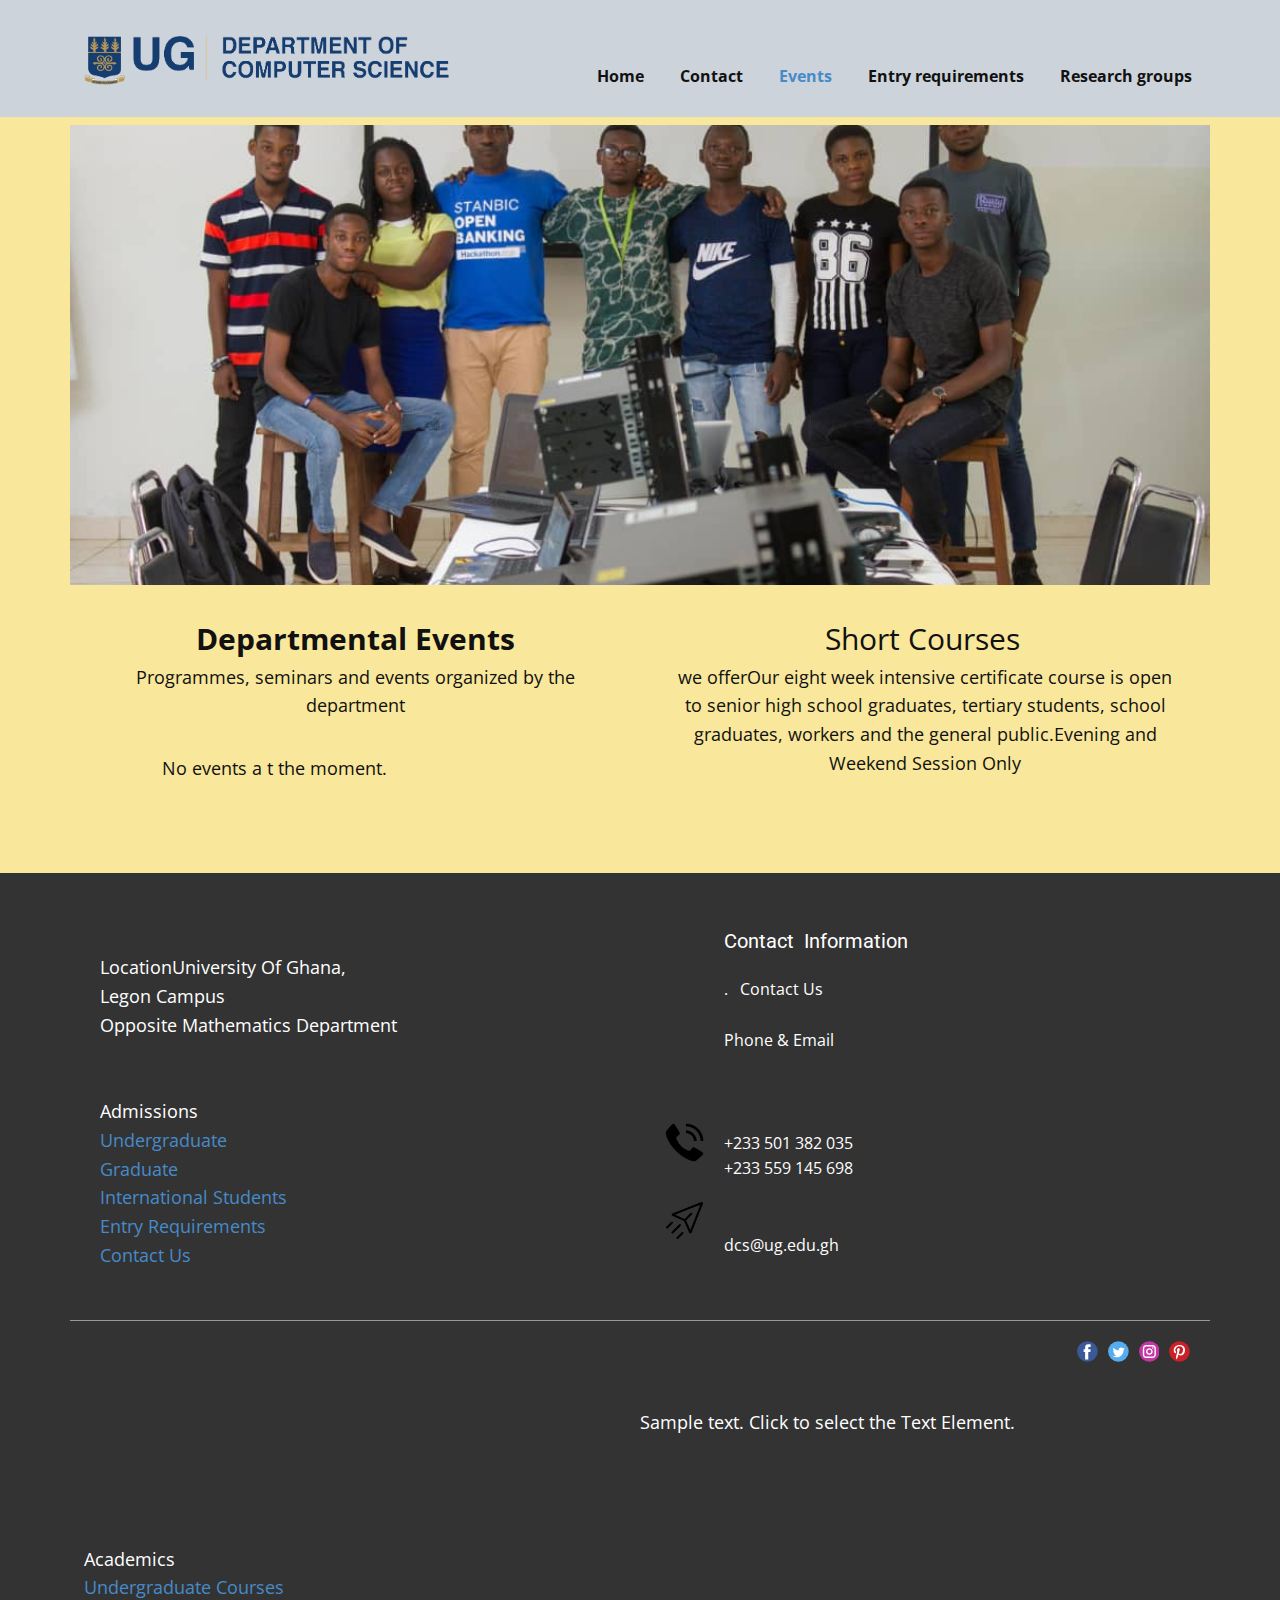
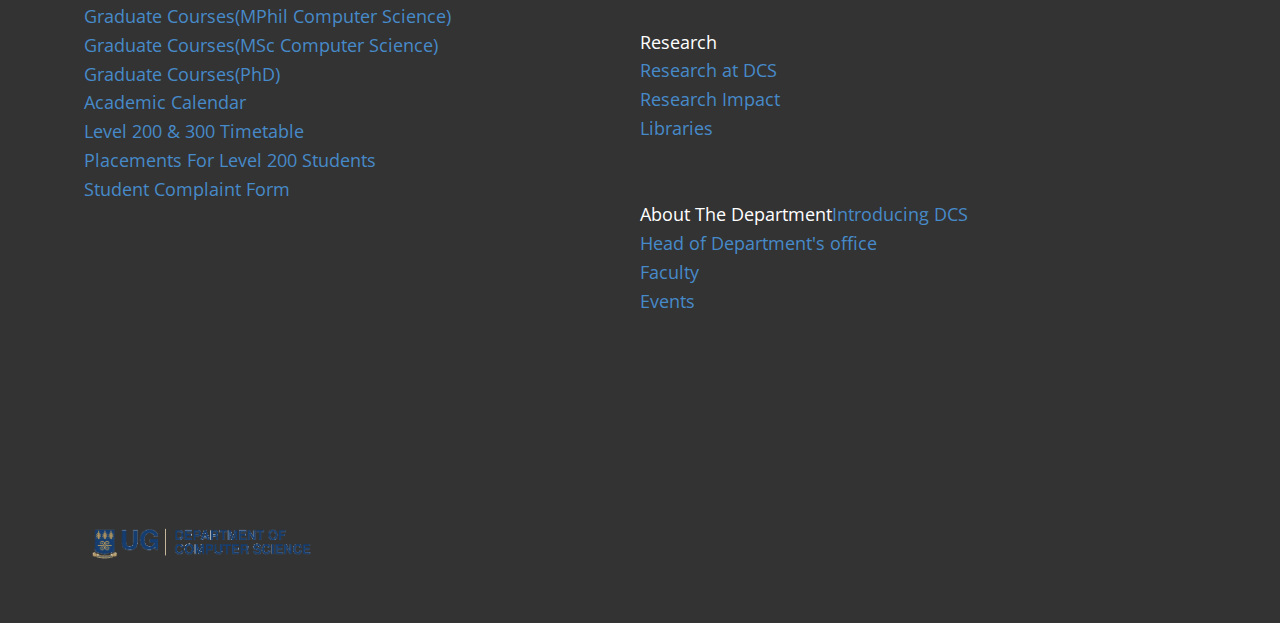
<file: Events.html>
<!DOCTYPE html>
<html style="font-size: 16px;" lang="en"><head>
    <meta name="viewport" content="width=device-width, initial-scale=1.0">
    <meta charset="utf-8">
    <meta name="keywords" content="">
    <meta name="description" content="">
    <title>Events</title>
    <link rel="stylesheet" href="nicepage.css" media="screen">
<link rel="stylesheet" href="Events.css" media="screen">
    <script class="u-script" type="text/javascript" src="jquery.js" defer=""></script>
    <script class="u-script" type="text/javascript" src="nicepage.js" defer=""></script>
    
    <link id="u-theme-google-font" rel="stylesheet" href="https://fonts.googleapis.com/css?family=Roboto:100,100i,300,300i,400,400i,500,500i,700,700i,900,900i|Open+Sans:300,300i,400,400i,500,500i,600,600i,700,700i,800,800i">
    
    
    
   
    <meta name="theme-color" content="#478ac9">
    <meta property="og:title" content="Events">
    <meta property="og:type" content="website">
  <meta data-intl-tel-input-cdn-path="intlTelInput/"></head>
  <body data-path-to-root="./" data-include-products="false" class="u-body u-xl-mode" data-lang="en"><header class="u-clearfix u-header u-palette-5-light-1 u-header" id="sec-4715"><div class="u-clearfix u-sheet u-sheet-1">
        <a href="https://nicepage.com" class="u-align-left u-image u-logo u-image-1" data-image-width="1109" data-image-height="185">
          <img src="images/comScience_logo.png" class="u-logo-image u-logo-image-1">
        </a>
        <nav class="u-menu u-menu-one-level u-offcanvas u-menu-1">
          <div class="menu-collapse" style="font-size: 1rem; letter-spacing: 0px; font-weight: 700;">
            <a class="u-button-style u-custom-left-right-menu-spacing u-custom-padding-bottom u-custom-top-bottom-menu-spacing u-nav-link u-text-active-palette-1-base u-text-hover-palette-2-base" href="#">
              <svg class="u-svg-link" viewBox="0 0 24 24"><use xmlns:xlink="http://www.w3.org/1999/xlink" xlink:href="#menu-hamburger"></use></svg>
              <svg class="u-svg-content" version="1.1" id="menu-hamburger" viewBox="0 0 16 16" x="0px" y="0px" xmlns:xlink="http://www.w3.org/1999/xlink" xmlns="http://www.w3.org/2000/svg"><g><rect y="1" width="16" height="2"></rect><rect y="7" width="16" height="2"></rect><rect y="13" width="16" height="2"></rect>
</g></svg>
            </a>
          </div>
          <div class="u-custom-menu u-nav-container">
            <ul class="u-nav u-unstyled u-nav-1"><li class="u-nav-item"><a class="u-button-style u-nav-link u-text-active-palette-1-base u-text-hover-palette-2-base" href="Home.html" style="padding: 10px 18px;">Home</a>
</li><li class="u-nav-item"><a class="u-button-style u-nav-link u-text-active-palette-1-base u-text-hover-palette-2-base" href="Contact.html" style="padding: 10px 18px;">Contact</a>
</li><li class="u-nav-item"><a class="u-button-style u-nav-link u-text-active-palette-1-base u-text-hover-palette-2-base" style="padding: 10px 18px;">Events</a>
</li><li class="u-nav-item"><a class="u-button-style u-nav-link u-text-active-palette-1-base u-text-hover-palette-2-base" style="padding: 10px 18px;">Entry requirements</a>
</li><li class="u-nav-item"><a class="u-button-style u-nav-link u-text-active-palette-1-base u-text-hover-palette-2-base" style="padding: 10px 18px;">Research groups</a>
</li></ul>
          </div>
          <div class="u-custom-menu u-nav-container-collapse">
            <div class="u-black u-container-style u-inner-container-layout u-opacity u-opacity-95 u-sidenav">
              <div class="u-inner-container-layout u-sidenav-overflow">
                <div class="u-menu-close"></div>
                <ul class="u-align-center u-nav u-popupmenu-items u-unstyled u-nav-2"><li class="u-nav-item"><a class="u-button-style u-nav-link" href="Home.html">Home</a>
</li><li class="u-nav-item"><a class="u-button-style u-nav-link" href="Contact.html">Contact</a>
</li><li class="u-nav-item"><a class="u-button-style u-nav-link">Events</a>
</li><li class="u-nav-item"><a class="u-button-style u-nav-link">Entry requirements</a>
</li><li class="u-nav-item"><a class="u-button-style u-nav-link">Research groups</a>
</li></ul>
              </div>
            </div>
            <div class="u-black u-menu-overlay u-opacity u-opacity-70"></div>
          </div>
        </nav>
      </div></header>
    <section class="u-clearfix u-palette-3-light-2 u-section-1" id="sec-67db">
      <div class="u-clearfix u-sheet u-sheet-1">
        <div class="data-layout-selected u-clearfix u-expanded-width u-layout-wrap u-layout-wrap-1">
          <div class="u-layout">
            <div class="u-layout-col">
              <div class="u-size-30">
                <div class="u-layout-col">
                  <div class="u-container-align-center u-container-style u-image u-layout-cell u-size-60 u-image-1" data-image-width="1080" data-image-height="720">
                    <div class="u-container-layout u-container-layout-1"></div>
                  </div>
                </div>
              </div>
              <div class="u-size-30">
                <div class="u-layout-row">
                  <div class="u-container-style u-layout-cell u-size-30 u-layout-cell-2">
                    <div class="u-container-layout u-valign-bottom u-container-layout-2">
                      <p class="u-align-center u-text u-text-default u-text-1">
                        <span style="font-weight: 700; font-size: 1.875rem;"> Departmental Events</span>
                        <br>Programmes, seminars and events organized by the department
                      </p>
                      <p class="u-text u-text-default u-text-2">No events a t the moment.</p>
                    </div>
                  </div>
                  <div class="u-container-style u-layout-cell u-size-30 u-layout-cell-3">
                    <div class="u-container-layout u-container-layout-3">
                      <p class="u-align-center u-text u-text-default u-text-3">
                        <span style="font-weight: 400; font-size: 1.875rem;"> Short Courses</span>&nbsp;<br>we offerOur eight week intensive certificate course is open to senior high school graduates, tertiary students, school graduates, workers and the general public.Evening and Weekend Session Only
                      </p>
                    </div>
                  </div>
                </div>
              </div>
            </div>
          </div>
        </div>
      </div>
    </section>
    
    
    
    <footer class="u-clearfix u-footer u-grey-80" id="sec-4683"><div class="u-clearfix u-sheet u-sheet-1">
        <div class="data-layout-selected u-clearfix u-expanded-width u-gutter-30 u-layout-wrap u-layout-wrap-1">
          <div class="u-gutter-0 u-layout">
            <div class="u-layout-row">
              <div class="u-align-left u-container-style u-layout-cell u-size-30 u-layout-cell-1">
                <div class="u-container-layout u-container-layout-1">
                  <p class="u-text u-text-default u-text-1"> LocationUniversity Of Ghana,&nbsp;<br>Legon Campus<br>Opposite Mathematics Department<br>
                    <br>
                    <br>Admissions<br>
                    <a href="http://admission.ug.edu.gh/applying/undergraduate/overview" class="u-active-none u-border-none u-btn u-button-style u-hover-none u-none u-text-palette-1-base u-btn-1">Undergraduate</a>
                    <br>
                    <a href="http://admission.ug.edu.gh/applying/postgraduate/overview" class="u-active-none u-border-none u-btn u-button-style u-hover-none u-none u-text-palette-1-base u-btn-2">Graduate</a>
                    <br>
                    <a href="http://admission.ug.edu.gh/applying/international/overview" class="u-active-none u-border-none u-btn u-button-style u-hover-none u-none u-text-palette-1-base u-btn-3">International Students</a>
                    <br>
                    <a href="https://dcs.ug.edu.gh/entry" class="u-active-none u-border-none u-btn u-button-style u-hover-none u-none u-text-palette-1-base u-btn-4">Entry Requirements</a>
                    <br>
                    <a href="https://dcs.ug.edu.gh/contact" class="u-active-none u-border-none u-btn u-button-style u-hover-none u-none u-text-palette-1-base u-btn-5">Contact Us</a>
                    <br>
                  </p>
                </div>
              </div>
              <div class="u-align-left u-container-style u-layout-cell u-right-cell u-size-30 u-layout-cell-2">
                <div class="u-container-layout u-container-layout-2"><!--position-->
                  <div data-position="" class="u-position u-position-1"><!--block-->
                    <div class="u-block">
                      <div class="u-block-container u-clearfix"><!--block_header-->
                        <h5 class="u-block-header u-text"><!--block_header_content-->Contact&nbsp; Information<br>
                          <br><!--/block_header_content-->
                        </h5><!--/block_header--><!--block_content-->
                        <div class="u-block-content u-text"><!--block_content_content-->.&nbsp; &nbsp;Contact Us<br>
                          <br>Phone &amp; Email<br>
                          <br>
                          <br>
                          <br>+233 501 382 035<br>+233 559 145 698<br>
                          <br>
                          <br>dcs@ug.edu.gh<!--/block_content_content-->
                        </div><!--/block_content-->
                      </div>
                    </div><!--/block-->
                  </div><!--/position--><span class="u-file-icon u-icon u-icon-1"><img src="images/4836992.png" alt=""></span><span class="u-file-icon u-icon u-icon-2"><img src="images/3059502.png" alt=""></span>
                </div>
              </div>
            </div>
          </div>
        </div>
        <div class="u-border-1 u-border-white u-expanded-width u-line u-line-horizontal u-opacity u-opacity-50 u-line-1"></div>
        <div class="u-social-icons u-spacing-10 u-social-icons-1">
          <a class="u-social-url" title="facebook" target="_blank" href=""><span class="u-icon u-social-facebook u-social-icon u-icon-3"><svg class="u-svg-link" preserveAspectRatio="xMidYMin slice" viewBox="0 0 112 112" style=""><use xmlns:xlink="http://www.w3.org/1999/xlink" xlink:href="#svg-f1bc"></use></svg><svg class="u-svg-content" viewBox="0 0 112 112" x="0" y="0" id="svg-f1bc"><circle fill="currentColor" cx="56.1" cy="56.1" r="55"></circle><path fill="#FFFFFF" d="M73.5,31.6h-9.1c-1.4,0-3.6,0.8-3.6,3.9v8.5h12.6L72,58.3H60.8v40.8H43.9V58.3h-8V43.9h8v-9.2
      c0-6.7,3.1-17,17-17h12.5v13.9H73.5z"></path></svg></span>
          </a>
          <a class="u-social-url" title="twitter" target="_blank" href=""><span class="u-icon u-social-icon u-social-twitter u-icon-4"><svg class="u-svg-link" preserveAspectRatio="xMidYMin slice" viewBox="0 0 112 112" style=""><use xmlns:xlink="http://www.w3.org/1999/xlink" xlink:href="#svg-59eb"></use></svg><svg class="u-svg-content" viewBox="0 0 112 112" x="0" y="0" id="svg-59eb"><circle fill="currentColor" class="st0" cx="56.1" cy="56.1" r="55"></circle><path fill="#FFFFFF" d="M83.8,47.3c0,0.6,0,1.2,0,1.7c0,17.7-13.5,38.2-38.2,38.2C38,87.2,31,85,25,81.2c1,0.1,2.1,0.2,3.2,0.2
      c6.3,0,12.1-2.1,16.7-5.7c-5.9-0.1-10.8-4-12.5-9.3c0.8,0.2,1.7,0.2,2.5,0.2c1.2,0,2.4-0.2,3.5-0.5c-6.1-1.2-10.8-6.7-10.8-13.1
      c0-0.1,0-0.1,0-0.2c1.8,1,3.9,1.6,6.1,1.7c-3.6-2.4-6-6.5-6-11.2c0-2.5,0.7-4.8,1.8-6.7c6.6,8.1,16.5,13.5,27.6,14
      c-0.2-1-0.3-2-0.3-3.1c0-7.4,6-13.4,13.4-13.4c3.9,0,7.3,1.6,9.8,4.2c3.1-0.6,5.9-1.7,8.5-3.3c-1,3.1-3.1,5.8-5.9,7.4
      c2.7-0.3,5.3-1,7.7-2.1C88.7,43,86.4,45.4,83.8,47.3z"></path></svg></span>
          </a>
          <a class="u-social-url" title="instagram" target="_blank" href=""><span class="u-icon u-social-icon u-social-instagram u-icon-5"><svg class="u-svg-link" preserveAspectRatio="xMidYMin slice" viewBox="0 0 112 112" style=""><use xmlns:xlink="http://www.w3.org/1999/xlink" xlink:href="#svg-5155"></use></svg><svg class="u-svg-content" viewBox="0 0 112 112" x="0" y="0" id="svg-5155"><circle fill="currentColor" cx="56.1" cy="56.1" r="55"></circle><path fill="#FFFFFF" d="M55.9,38.2c-9.9,0-17.9,8-17.9,17.9C38,66,46,74,55.9,74c9.9,0,17.9-8,17.9-17.9C73.8,46.2,65.8,38.2,55.9,38.2
      z M55.9,66.4c-5.7,0-10.3-4.6-10.3-10.3c-0.1-5.7,4.6-10.3,10.3-10.3c5.7,0,10.3,4.6,10.3,10.3C66.2,61.8,61.6,66.4,55.9,66.4z"></path><path fill="#FFFFFF" d="M74.3,33.5c-2.3,0-4.2,1.9-4.2,4.2s1.9,4.2,4.2,4.2s4.2-1.9,4.2-4.2S76.6,33.5,74.3,33.5z"></path><path fill="#FFFFFF" d="M73.1,21.3H38.6c-9.7,0-17.5,7.9-17.5,17.5v34.5c0,9.7,7.9,17.6,17.5,17.6h34.5c9.7,0,17.5-7.9,17.5-17.5V38.8
      C90.6,29.1,82.7,21.3,73.1,21.3z M83,73.3c0,5.5-4.5,9.9-9.9,9.9H38.6c-5.5,0-9.9-4.5-9.9-9.9V38.8c0-5.5,4.5-9.9,9.9-9.9h34.5
      c5.5,0,9.9,4.5,9.9,9.9V73.3z"></path></svg></span>
          </a>
          <a class="u-social-url" title="pinterest" target="_blank" href=""><span class="u-icon u-social-icon u-social-pinterest u-icon-6"><svg class="u-svg-link" preserveAspectRatio="xMidYMin slice" viewBox="0 0 112 112" style=""><use xmlns:xlink="http://www.w3.org/1999/xlink" xlink:href="#svg-d352"></use></svg><svg class="u-svg-content" viewBox="0 0 112 112" x="0" y="0" id="svg-d352"><circle fill="currentColor" cx="56.1" cy="56.1" r="55"></circle><path fill="#FFFFFF" d="M61.1,76.9c-4.7-0.3-6.7-2.7-10.3-5c-2,10.7-4.6,20.9-11.9,26.2c-2.2-16.1,3.3-28.2,5.9-41
      c-4.4-7.5,0.6-22.5,9.9-18.8c11.6,4.6-10,27.8,4.4,30.7C74.2,72,80.3,42.8,71,33.4C57.5,19.6,31.7,33,34.9,52.6
      c0.8,4.8,5.8,6.2,2,12.9c-8.7-1.9-11.2-8.8-10.9-17.8C26.5,32.8,39.3,22.5,52.2,21c16.3-1.9,31.6,5.9,33.7,21.2
      C88.2,59.5,78.6,78.2,61.1,76.9z"></path></svg></span>
          </a>
        </div>
        <p class="u-text u-text-4">Sample text. Click to select the Text Element.</p>
        <p class="u-text u-text-5"> Academics<br>
          <a href="https://dcs.ug.edu.gh/undergrad-course" class="u-active-none u-border-none u-btn u-button-style u-hover-none u-none u-text-palette-1-base u-btn-6">Undergraduate Courses</a>
          <br>
          <a href="https://dcs.ug.edu.gh/mphil-course" class="u-active-none u-border-none u-btn u-button-style u-hover-none u-none u-text-palette-1-base u-btn-7">Graduate Courses(MPhil Computer Science)</a>
          <br>
          <a href="https://dcs.ug.edu.gh/msc-course" class="u-active-none u-border-none u-btn u-button-style u-hover-none u-none u-text-palette-1-base u-btn-8">Graduate Courses(MSc Computer Science)</a>
          <br>
          <a href="https://dcs.ug.edu.gh/phd-course" class="u-active-none u-border-none u-btn u-button-style u-hover-none u-none u-text-palette-1-base u-btn-9">Graduate Courses(PhD)</a>
          <br>
          <a href="https://www.ug.edu.gh/academics/calendar" class="u-active-none u-border-none u-btn u-button-style u-hover-none u-none u-text-palette-1-base u-btn-10">Academic Calendar</a>
          <br>
          <a href="https://dcs.ug.edu.gh/img/_DEPARTMENT%20OF%20COMPUTER%20SCIENCE,%20UG%20-%20200%20&amp;%20300.pdf" class="u-active-none u-border-none u-btn u-button-style u-hover-none u-none u-text-palette-1-base u-btn-11">Level 200 &amp; 300 Timetable</a>
          <br>
          <a href="https://dcs.ug.edu.gh/img/_Placements%20lvl200.pdf" class="u-active-none u-border-none u-btn u-button-style u-hover-none u-none u-text-palette-1-base u-btn-12">Placements For Level 200 Students</a>
          <br>
          <a href="https://forms.gle/smoyM5M3HWaayagk7" class="u-active-none u-border-none u-btn u-button-style u-hover-none u-none u-text-palette-1-base u-btn-13">Student Complaint Form</a>
        </p>
        <p class="u-text u-text-6"> Research<br>
          <a href="https://dcs.ug.edu.gh/research-dcs" class="u-active-none u-border-none u-btn u-button-style u-hover-none u-none u-text-palette-1-base u-btn-14">Research at DCS</a>
          <br>
          <a href="https://dcs.ug.edu.gh/research-impact" class="u-active-none u-border-none u-btn u-button-style u-hover-none u-none u-text-palette-1-base u-btn-15">Research Impact</a>
          <br>
          <a href="http://balme.ug.edu.gh/" class="u-active-none u-border-none u-btn u-button-style u-hover-none u-none u-text-palette-1-base u-btn-16">Libraries</a>
          <br>
          <br>
          <br>About The Department<a href="https://dcs.ug.edu.gh/about" class="u-active-none u-border-none u-btn u-button-style u-hover-none u-none u-text-palette-1-base u-btn-17">Introducing DCS</a>
          <br>
          <a href="https://dcs.ug.edu.gh/officehod" class="u-active-none u-border-none u-btn u-button-style u-hover-none u-none u-text-palette-1-base u-btn-18">Head of Department's office</a>
          <br>
          <a href="https://dcs.ug.edu.gh/faculty" class="u-active-none u-border-none u-btn u-button-style u-hover-none u-none u-text-palette-1-base u-btn-19">Faculty</a>
          <br>
          <a href="https://dcs.ug.edu.gh/events" class="u-active-none u-border-none u-btn u-button-style u-hover-none u-none u-text-palette-1-base u-btn-20">Events</a>
        </p>
        <a href="https://nicepage.com" class="u-image u-logo u-image-1" data-image-width="1109" data-image-height="185">
          <img src="images/comScience_logo.png" class="u-logo-image u-logo-image-1">
        </a>
      </div></footer>
    
  
</body></html>
</file>
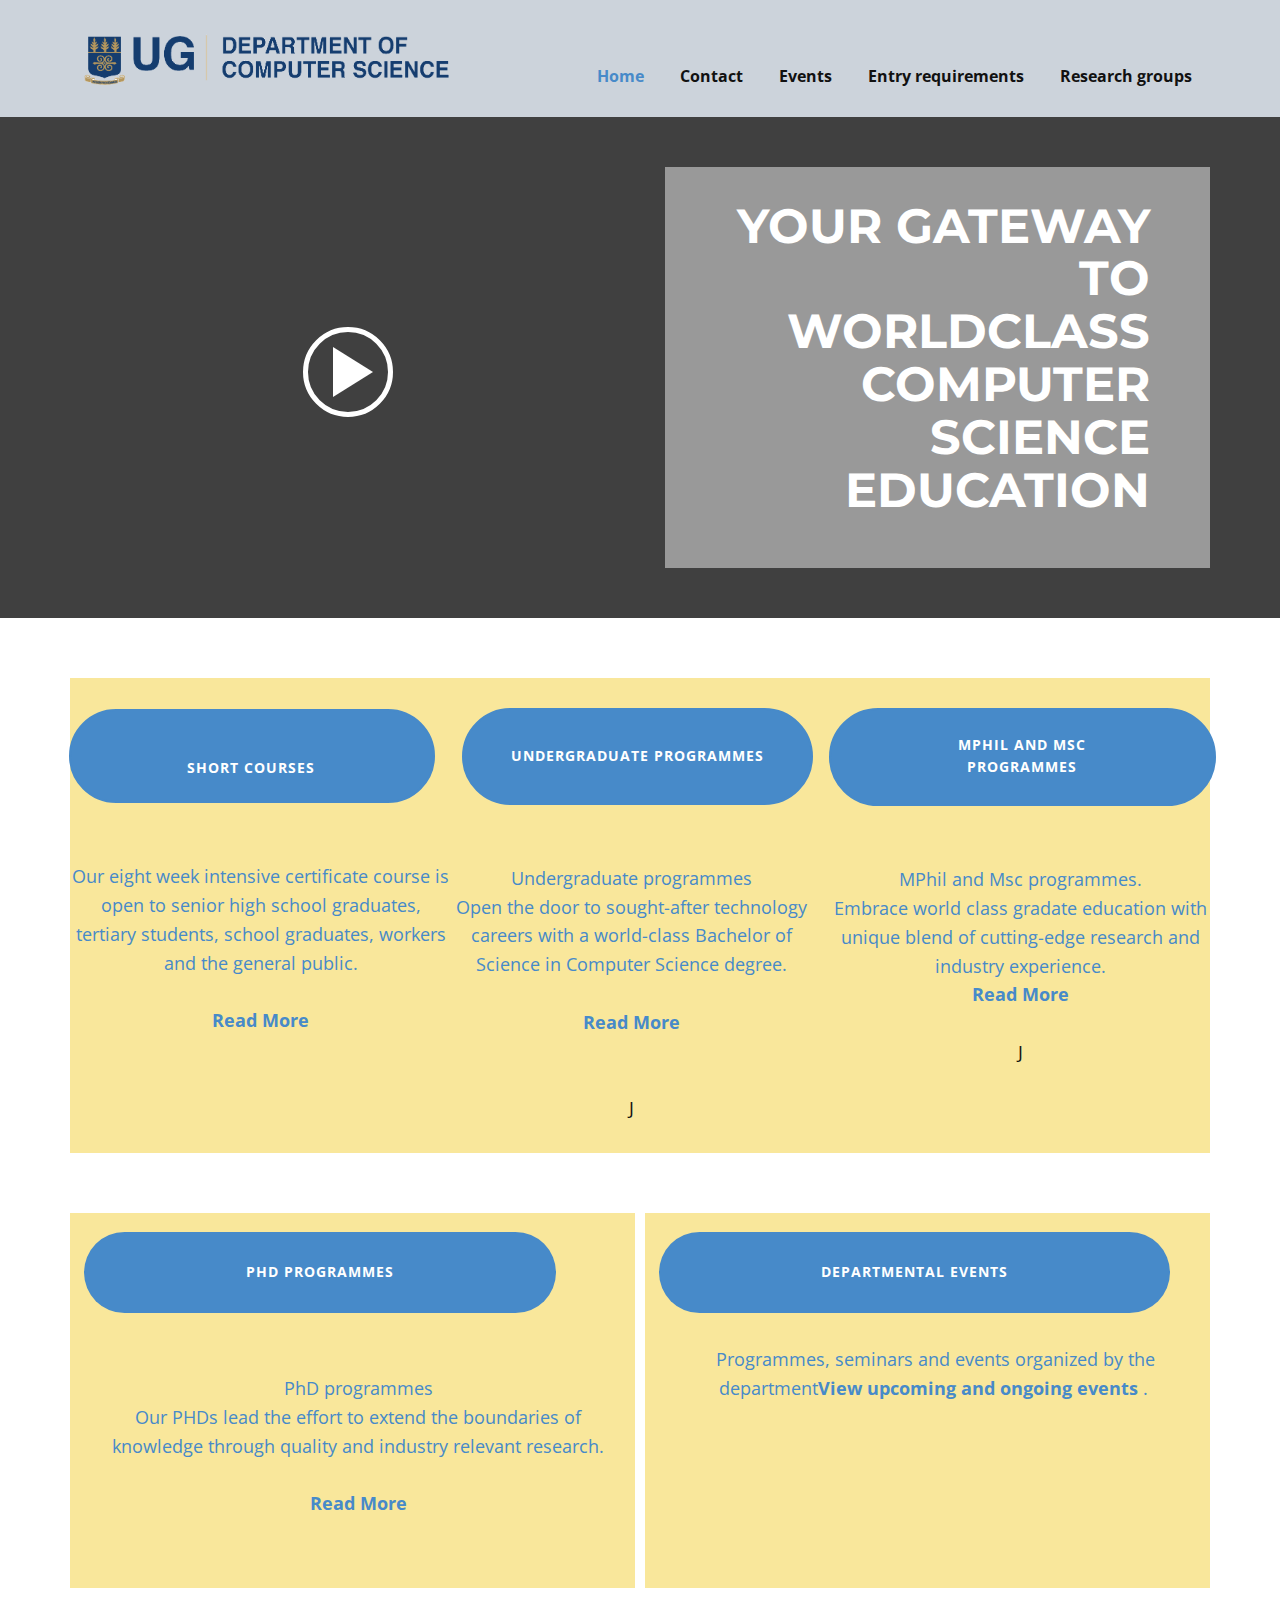
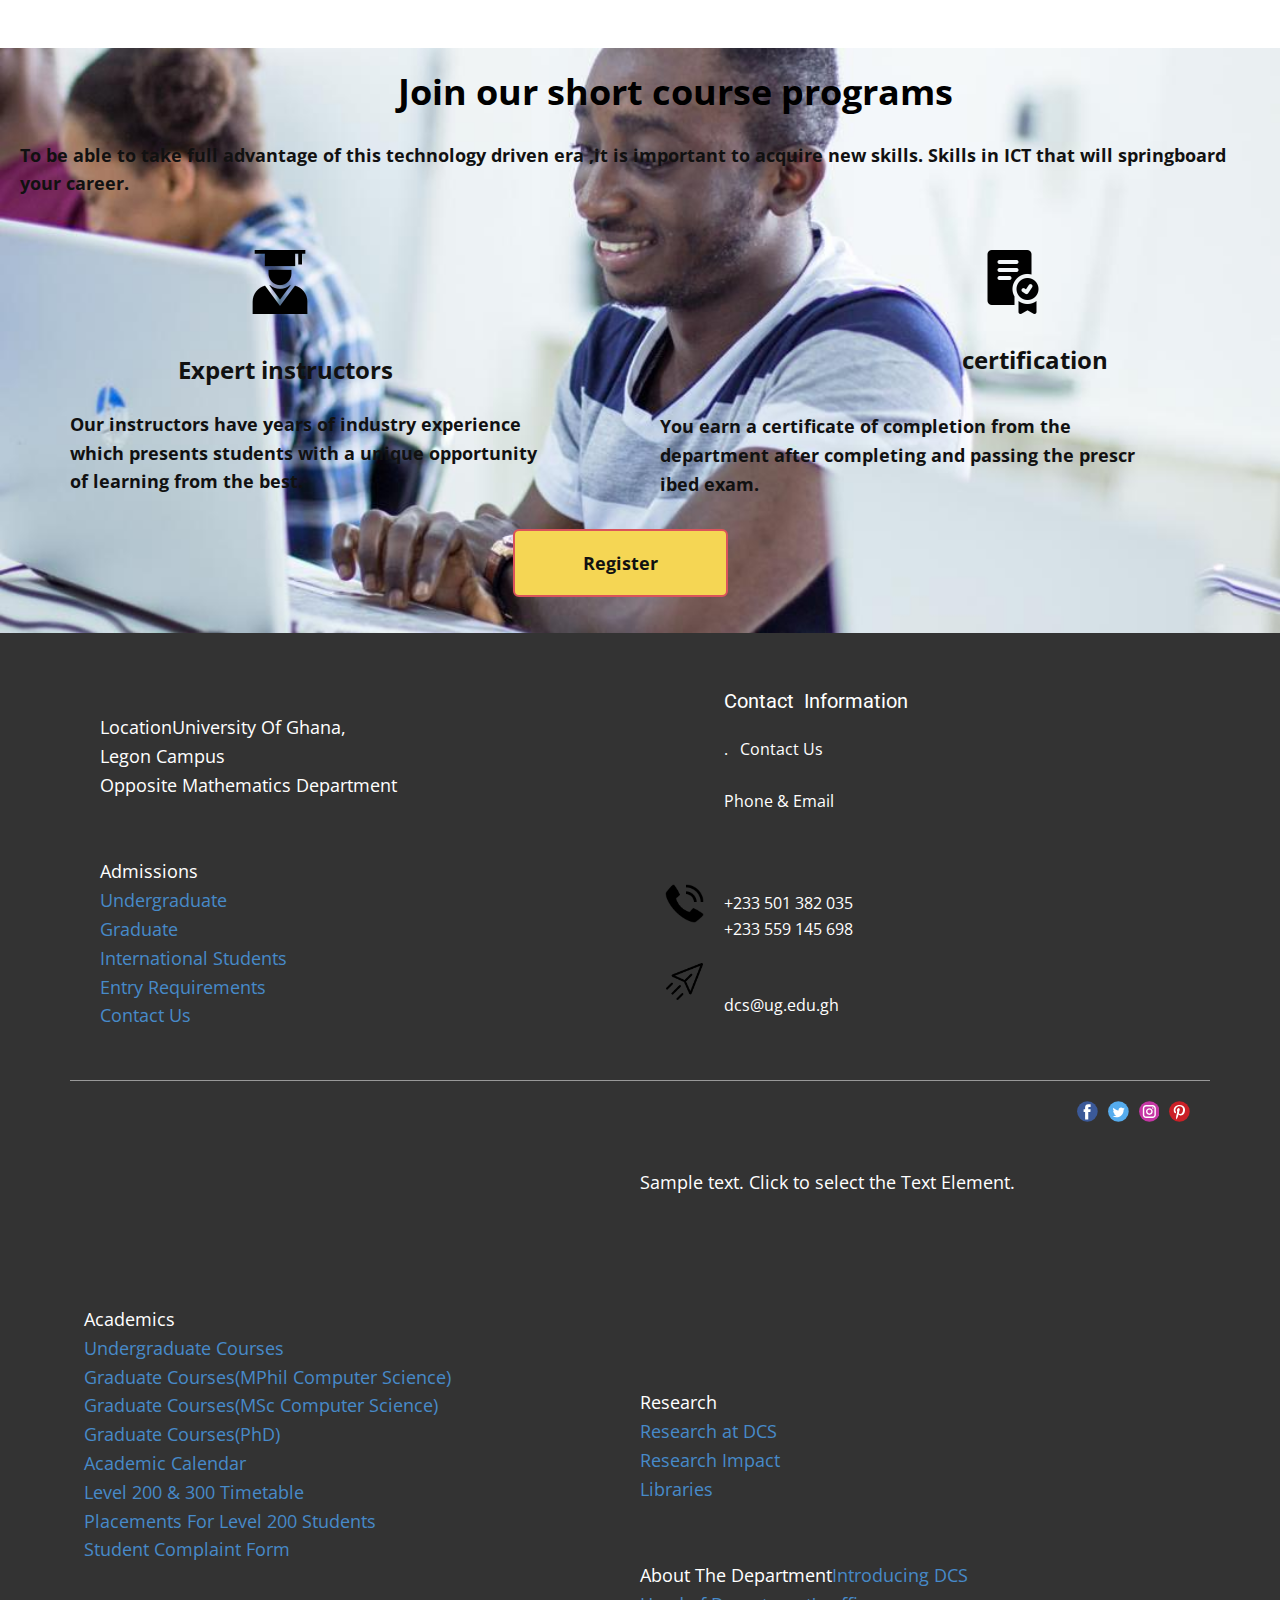
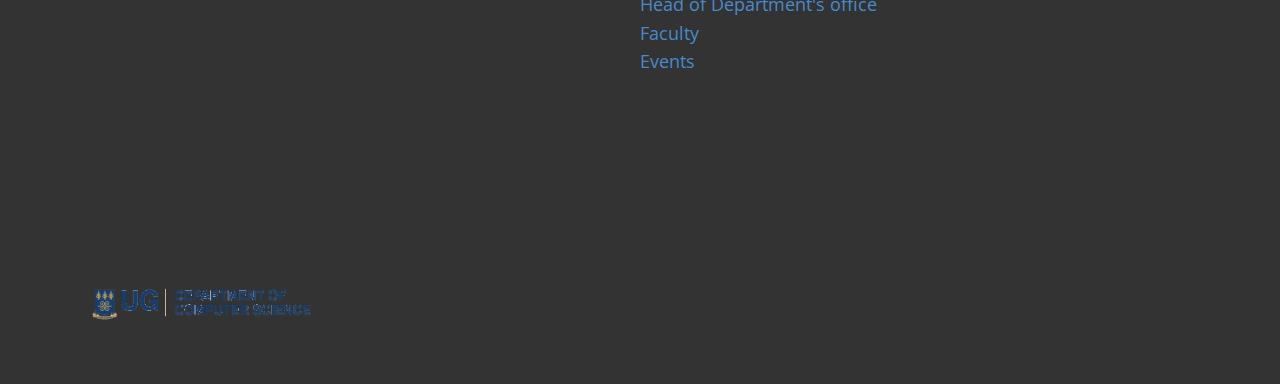
<file: Home.html>
<!DOCTYPE html>
<html style="font-size: 16px;" lang="en"><head>
    <meta name="viewport" content="width=device-width, initial-scale=1.0">
    <meta charset="utf-8">
    <meta name="keywords" content="YOUR GATEWAY TO WORLDCLASS COMPUTER SCIENCE EDUCATION">
    <meta name="description" content="">
    <title>Home</title>
    <link rel="stylesheet" href="nicepage.css" media="screen">
<link rel="stylesheet" href="Home.css" media="screen">
    <script class="u-script" type="text/javascript" src="jquery.js" defer=""></script>
    <script class="u-script" type="text/javascript" src="nicepage.js" defer=""></script>
  
    <link id="u-theme-google-font" rel="stylesheet" href="https://fonts.googleapis.com/css?family=Roboto:100,100i,300,300i,400,400i,500,500i,700,700i,900,900i|Open+Sans:300,300i,400,400i,500,500i,600,600i,700,700i,800,800i">
    <link id="u-page-google-font" rel="stylesheet" href="https://fonts.googleapis.com/css?family=Montserrat:100,100i,200,200i,300,300i,400,400i,500,500i,600,600i,700,700i,800,800i,900,900i">
    
    
    
    
    
    
   
    <meta name="theme-color" content="#478ac9">
    <meta property="og:title" content="Home">
    <meta property="og:type" content="website">
  <meta data-intl-tel-input-cdn-path="intlTelInput/"></head>
  <body data-path-to-root="./" data-include-products="false" class="u-body u-xl-mode" data-lang="en"><header class="u-clearfix u-header u-palette-5-light-1 u-header" id="sec-4715"><div class="u-clearfix u-sheet u-sheet-1">
        <a href="https://nicepage.com" class="u-align-left u-image u-logo u-image-1" data-image-width="1109" data-image-height="185">
          <img src="images/comScience_logo.png" class="u-logo-image u-logo-image-1">
        </a>
        <nav class="u-menu u-menu-one-level u-offcanvas u-menu-1">
          <div class="menu-collapse" style="font-size: 1rem; letter-spacing: 0px; font-weight: 700;">
            <a class="u-button-style u-custom-left-right-menu-spacing u-custom-padding-bottom u-custom-top-bottom-menu-spacing u-nav-link u-text-active-palette-1-base u-text-hover-palette-2-base" href="#">
              <svg class="u-svg-link" viewBox="0 0 24 24"><use xmlns:xlink="http://www.w3.org/1999/xlink" xlink:href="#menu-hamburger"></use></svg>
              <svg class="u-svg-content" version="1.1" id="menu-hamburger" viewBox="0 0 16 16" x="0px" y="0px" xmlns:xlink="http://www.w3.org/1999/xlink" xmlns="http://www.w3.org/2000/svg"><g><rect y="1" width="16" height="2"></rect><rect y="7" width="16" height="2"></rect><rect y="13" width="16" height="2"></rect>
</g></svg>
            </a>
          </div>
          <div class="u-custom-menu u-nav-container">
            <ul class="u-nav u-unstyled u-nav-1"><li class="u-nav-item"><a class="u-button-style u-nav-link u-text-active-palette-1-base u-text-hover-palette-2-base" href="Home.html" style="padding: 10px 18px;">Home</a>
</li><li class="u-nav-item"><a class="u-button-style u-nav-link u-text-active-palette-1-base u-text-hover-palette-2-base" href="Contact.html" style="padding: 10px 18px;">Contact</a>
</li><li class="u-nav-item"><a class="u-button-style u-nav-link u-text-active-palette-1-base u-text-hover-palette-2-base" style="padding: 10px 18px;">Events</a>
</li><li class="u-nav-item"><a class="u-button-style u-nav-link u-text-active-palette-1-base u-text-hover-palette-2-base" style="padding: 10px 18px;">Entry requirements</a>
</li><li class="u-nav-item"><a class="u-button-style u-nav-link u-text-active-palette-1-base u-text-hover-palette-2-base" style="padding: 10px 18px;">Research groups</a>
</li></ul>
          </div>
          <div class="u-custom-menu u-nav-container-collapse">
            <div class="u-black u-container-style u-inner-container-layout u-opacity u-opacity-95 u-sidenav">
              <div class="u-inner-container-layout u-sidenav-overflow">
                <div class="u-menu-close"></div>
                <ul class="u-align-center u-nav u-popupmenu-items u-unstyled u-nav-2"><li class="u-nav-item"><a class="u-button-style u-nav-link" href="Home.html">Home</a>
</li><li class="u-nav-item"><a class="u-button-style u-nav-link" href="Contact.html">Contact</a>
</li><li class="u-nav-item"><a class="u-button-style u-nav-link">Events</a>
</li><li class="u-nav-item"><a class="u-button-style u-nav-link">Entry requirements</a>
</li><li class="u-nav-item"><a class="u-button-style u-nav-link">Research groups</a>
</li></ul>
              </div>
            </div>
            <div class="u-black u-menu-overlay u-opacity u-opacity-70"></div>
          </div>
        </nav>
      </div></header>
    <section class="u-clearfix u-grey-75 u-section-1" id="sec-f71a">
      <div class="u-clearfix u-sheet u-sheet-1">
        <div class="data-layout-selected u-clearfix u-expanded-width u-gutter-50 u-layout-wrap u-layout-wrap-1">
          <div class="u-layout">
            <div class="u-layout-row">
              <div class="u-align-left u-container-style u-layout-cell u-left-cell u-size-30 u-layout-cell-1">
                <div class="u-container-layout u-container-layout-1">
                  <div class="u-expanded u-video">
                    <div class="embed-responsive">
                      <video class="embed-responsive-item">
                        <source src="https://dcs.ug.edu.gh/video-bg.mp4" type="video/mp4">
                        <p>Your browser does not support HTML5 video.</p>
                      </video>
                      <button class="u-video-poster"></button>
                    </div>
                  </div>
                </div>
              </div>
              <div class="u-align-left u-container-style u-grey-40 u-layout-cell u-right-cell u-size-30 u-layout-cell-2">
                <div class="u-container-layout u-container-layout-2">
                  <h2 class="u-align-right u-custom-font u-font-montserrat u-text u-text-1">YOUR GATEWAY TO WORLDCLASS COMPUTER SCIENCE EDUCATION</h2>
                </div>
              </div>
            </div>
          </div>
        </div>
      </div>
    </section>
    <section class="u-clearfix u-section-2" id="sec-bf3e">
      <div class="u-clearfix u-sheet u-valign-middle u-sheet-1">
        <div class="data-layout-selected u-clearfix u-expanded-width u-gutter-0 u-layout-wrap u-layout-wrap-1">
          <div class="u-layout">
            <div class="u-layout-row">
              <div class="u-align-center u-container-style u-layout-cell u-palette-3-light-2 u-size-20 u-layout-cell-1">
                <div class="u-container-layout u-container-layout-1">
                  <a href="short-courses.html" class="u-border-2 u-border-hover-palette-1-base u-border-palette-1-base u-btn u-btn-round u-button-style u-hover-palette-1-light-2 u-palette-1-base u-radius u-text-active-white u-btn-1" target="_blank">Short courses<span style="font-weight: 400;">
                      <span style="font-size: 1.25rem;">
                        <span style="font-size: 3rem;">
                          <span style="font-size: 1rem;">
                            <span style="font-size: 0.75rem;"></span>
                          </span>
                        </span>
                      </span>
                    </span>
                  </a>
                  <p class="u-text u-text-default u-text-1">
                    <a class="single-feature u-active-none u-border-none u-btn u-button-style u-hover-none u-none u-text-palette-1-base u-btn-2" href="https://dcs.ug.edu.gh/short-courses">
                      <br>Our eight week intensive certificate course is open to senior high school graduates, tertiary students, school graduates, workers and the general public.<br>
                      <br><b>Read More</b>
                    </a>
                    <br>
                    <br>
                    <br>
                    <br>
                  </p>
                </div>
              </div>
              <div class="u-align-center u-container-style u-layout-cell u-palette-3-light-2 u-size-20 u-layout-cell-2">
                <div class="u-container-layout u-container-layout-2">
                  <a href="undergraduate-programmes.html" class="u-align-right u-border-2 u-border-active-white u-border-hover-palette-1-light-2 u-border-palette-1-base u-btn u-btn-round u-button-style u-hover-palette-1-light-1 u-palette-1-base u-radius u-text-active-white u-text-body-alt-color u-text-hover-white u-btn-3">Undergraduate programmes</a>
                  <p class="u-text u-text-default u-text-2">
                    <br>
                    <a class="single-feature u-active-none u-border-none u-btn u-button-style u-hover-none u-none u-text-palette-1-base u-btn-4" href="https://dcs.ug.edu.gh/undergraduate">Undergraduate programmes<br>Open the door to sought-after technology careers with a world-class Bachelor of Science in Computer Science degree.<br>
                      <br><b>Read More</b>
                    </a>
                    <br>
                    <br>
                    <br>J
                  </p>
                </div>
              </div>
              <div class="u-align-center u-container-style u-layout-cell u-palette-3-light-2 u-size-20 u-layout-cell-3">
                <div class="u-container-layout u-container-layout-3">
                  <a href="Mphil-and-Msc-programmes.html" class="u-border-2 u-border-hover-palette-1-light-2 u-border-palette-1-base u-btn u-btn-round u-button-style u-hover-palette-1-light-1 u-palette-1-base u-radius u-text-hover-white u-text-white u-btn-5">MPHIL AND MSC<br>PROGRAMMES
                  </a>
                  <p class="u-text u-text-default u-text-3">
                    <br>
                    <a class="single-feature u-active-none u-border-none u-btn u-button-style u-hover-none u-none u-text-palette-1-base u-btn-6" href="https://dcs.ug.edu.gh/masters">MPhil and Msc programmes.<br>Embrace world class gradate education with unique blend of cutting-edge research and industry experience.<br><b>Read More</b>
                    </a>
                    <br>
                    <br>J
                  </p>
                </div>
              </div>
            </div>
          </div>
        </div>
      </div>
    </section>
    <section class="u-clearfix u-section-3" id="sec-7719">
      <div class="u-clearfix u-sheet u-sheet-1">
        <div class="u-expanded-width u-list u-list-1">
          <div class="u-repeater u-repeater-1">
            <div class="u-align-center u-container-style u-list-item u-palette-3-light-2 u-repeater-item">
              <div class="u-container-layout u-similar-container u-container-layout-1">
                <a href="Phd-programmes.html" class="u-btn u-btn-round u-button-style u-hover-palette-1-light-1 u-palette-1-base u-radius u-btn-1">phd programmes</a>
                <p class="u-text u-text-default u-text-palette-1-base u-text-1">
                  <a class="single-feature u-active-none u-border-none u-btn u-button-style u-hover-none u-none u-text-palette-1-base u-btn-2" href="https://dcs.ug.edu.gh/doctrate">
                    <br>PhD programmes<br>Our PHDs lead the effort to extend the boundaries of knowledge through quality and industry relevant research.<br>
                    <br><b>Read More</b>
                  </a>
                  <br>
                  <br>
                  <br>
                </p>
              </div>
            </div>
            <div class="u-align-center u-container-style u-list-item u-palette-3-light-2 u-repeater-item">
              <div class="u-container-layout u-similar-container u-container-layout-2">
                <a href="Events.html" class="u-btn u-btn-round u-button-style u-hover-palette-1-light-1 u-palette-1-base u-radius u-btn-3">Departmental events</a>
                <p class="u-text u-text-default u-text-palette-1-base u-text-2">&nbsp;​Programmes, seminars and events organized by the department<a href="https://dcs.ug.edu.gh/events" class="u-active-none u-border-none u-btn u-button-style u-hover-none u-none u-text-palette-1-base u-btn-4"><b>View upcoming and ongoing events</b>
                  </a>&nbsp;.
                </p>
              </div>
            </div>
          </div>
        </div>
      </div>
    </section>
    <section class="u-clearfix u-image u-section-4" id="sec-9d8e" data-image-width="1080" data-image-height="720">
      <div class="u-clearfix u-sheet u-sheet-1">
        <p class="u-text u-text-black u-text-default u-text-1">Join our short course​​ ​programs </p>
        <p class="u-text u-text-2">To be able to take full advantage of this technology driven era ,it is important to acquire new skills. Skills in ICT that will springboard your career.</p><span class="u-file-icon u-icon u-icon-1"><img src="images/1142988.png" alt=""></span><span class="u-file-icon u-icon u-icon-2"><img src="images/2874808.png" alt=""></span>
        <p class="u-text u-text-3">certification<span style="font-weight: 700;"></span>
        </p>
        <p class="u-text u-text-4">
          <span style="font-weight: 700;">Expert</span>
          <span style="font-weight: 700;">instructors</span>
          <span style="font-weight: 700;"></span>
        </p>
        <p class="u-text u-text-5">Our instructors have years of industry experience which presents students with a unique opportunity of learning from the best.</p>
        <p class="u-text u-text-6"> You earn a certificate of completion from the department after completing and passing the prescr<span style="font-weight: 700;">
            <span style="font-weight: 400;"></span>
          </span>ibed exam.
        </p>
        <a href="Contact.html" class="u-border-2 u-border-palette-2-base u-btn u-btn-round u-button-style u-hover-palette-3-light-2 u-palette-3-light-1 u-radius u-text-body-color u-text-hover-white u-btn-1" target="_blank">Register<span style="font-size: 1.125rem;"></span>
        </a>
      </div>
    </section>
    
    
    
    <footer class="u-clearfix u-footer u-grey-80" id="sec-4683"><div class="u-clearfix u-sheet u-sheet-1">
        <div class="data-layout-selected u-clearfix u-expanded-width u-gutter-30 u-layout-wrap u-layout-wrap-1">
          <div class="u-gutter-0 u-layout">
            <div class="u-layout-row">
              <div class="u-align-left u-container-style u-layout-cell u-size-30 u-layout-cell-1">
                <div class="u-container-layout u-container-layout-1">
                  <p class="u-text u-text-default u-text-1"> LocationUniversity Of Ghana,&nbsp;<br>Legon Campus<br>Opposite Mathematics Department<br>
                    <br>
                    <br>Admissions<br>
                    <a href="http://admission.ug.edu.gh/applying/undergraduate/overview" class="u-active-none u-border-none u-btn u-button-style u-hover-none u-none u-text-palette-1-base u-btn-1">Undergraduate</a>
                    <br>
                    <a href="http://admission.ug.edu.gh/applying/postgraduate/overview" class="u-active-none u-border-none u-btn u-button-style u-hover-none u-none u-text-palette-1-base u-btn-2">Graduate</a>
                    <br>
                    <a href="http://admission.ug.edu.gh/applying/international/overview" class="u-active-none u-border-none u-btn u-button-style u-hover-none u-none u-text-palette-1-base u-btn-3">International Students</a>
                    <br>
                    <a href="https://dcs.ug.edu.gh/entry" class="u-active-none u-border-none u-btn u-button-style u-hover-none u-none u-text-palette-1-base u-btn-4">Entry Requirements</a>
                    <br>
                    <a href="https://dcs.ug.edu.gh/contact" class="u-active-none u-border-none u-btn u-button-style u-hover-none u-none u-text-palette-1-base u-btn-5">Contact Us</a>
                    <br>
                  </p>
                </div>
              </div>
              <div class="u-align-left u-container-style u-layout-cell u-right-cell u-size-30 u-layout-cell-2">
                <div class="u-container-layout u-container-layout-2"><!--position-->
                  <div data-position="" class="u-position u-position-1"><!--block-->
                    <div class="u-block">
                      <div class="u-block-container u-clearfix"><!--block_header-->
                        <h5 class="u-block-header u-text"><!--block_header_content-->Contact&nbsp; Information<br>
                          <br><!--/block_header_content-->
                        </h5><!--/block_header--><!--block_content-->
                        <div class="u-block-content u-text"><!--block_content_content-->.&nbsp; &nbsp;Contact Us<br>
                          <br>Phone &amp; Email<br>
                          <br>
                          <br>
                          <br>+233 501 382 035<br>+233 559 145 698<br>
                          <br>
                          <br>dcs@ug.edu.gh<!--/block_content_content-->
                        </div><!--/block_content-->
                      </div>
                    </div><!--/block-->
                  </div><!--/position--><span class="u-file-icon u-icon u-icon-1"><img src="images/4836992.png" alt=""></span><span class="u-file-icon u-icon u-icon-2"><img src="images/3059502.png" alt=""></span>
                </div>
              </div>
            </div>
          </div>
        </div>
        <div class="u-border-1 u-border-white u-expanded-width u-line u-line-horizontal u-opacity u-opacity-50 u-line-1"></div>
        <div class="u-social-icons u-spacing-10 u-social-icons-1">
          <a class="u-social-url" title="facebook" target="_blank" href=""><span class="u-icon u-social-facebook u-social-icon u-icon-3"><svg class="u-svg-link" preserveAspectRatio="xMidYMin slice" viewBox="0 0 112 112" style=""><use xmlns:xlink="http://www.w3.org/1999/xlink" xlink:href="#svg-f1bc"></use></svg><svg class="u-svg-content" viewBox="0 0 112 112" x="0" y="0" id="svg-f1bc"><circle fill="currentColor" cx="56.1" cy="56.1" r="55"></circle><path fill="#FFFFFF" d="M73.5,31.6h-9.1c-1.4,0-3.6,0.8-3.6,3.9v8.5h12.6L72,58.3H60.8v40.8H43.9V58.3h-8V43.9h8v-9.2
      c0-6.7,3.1-17,17-17h12.5v13.9H73.5z"></path></svg></span>
          </a>
          <a class="u-social-url" title="twitter" target="_blank" href=""><span class="u-icon u-social-icon u-social-twitter u-icon-4"><svg class="u-svg-link" preserveAspectRatio="xMidYMin slice" viewBox="0 0 112 112" style=""><use xmlns:xlink="http://www.w3.org/1999/xlink" xlink:href="#svg-59eb"></use></svg><svg class="u-svg-content" viewBox="0 0 112 112" x="0" y="0" id="svg-59eb"><circle fill="currentColor" class="st0" cx="56.1" cy="56.1" r="55"></circle><path fill="#FFFFFF" d="M83.8,47.3c0,0.6,0,1.2,0,1.7c0,17.7-13.5,38.2-38.2,38.2C38,87.2,31,85,25,81.2c1,0.1,2.1,0.2,3.2,0.2
      c6.3,0,12.1-2.1,16.7-5.7c-5.9-0.1-10.8-4-12.5-9.3c0.8,0.2,1.7,0.2,2.5,0.2c1.2,0,2.4-0.2,3.5-0.5c-6.1-1.2-10.8-6.7-10.8-13.1
      c0-0.1,0-0.1,0-0.2c1.8,1,3.9,1.6,6.1,1.7c-3.6-2.4-6-6.5-6-11.2c0-2.5,0.7-4.8,1.8-6.7c6.6,8.1,16.5,13.5,27.6,14
      c-0.2-1-0.3-2-0.3-3.1c0-7.4,6-13.4,13.4-13.4c3.9,0,7.3,1.6,9.8,4.2c3.1-0.6,5.9-1.7,8.5-3.3c-1,3.1-3.1,5.8-5.9,7.4
      c2.7-0.3,5.3-1,7.7-2.1C88.7,43,86.4,45.4,83.8,47.3z"></path></svg></span>
          </a>
          <a class="u-social-url" title="instagram" target="_blank" href=""><span class="u-icon u-social-icon u-social-instagram u-icon-5"><svg class="u-svg-link" preserveAspectRatio="xMidYMin slice" viewBox="0 0 112 112" style=""><use xmlns:xlink="http://www.w3.org/1999/xlink" xlink:href="#svg-5155"></use></svg><svg class="u-svg-content" viewBox="0 0 112 112" x="0" y="0" id="svg-5155"><circle fill="currentColor" cx="56.1" cy="56.1" r="55"></circle><path fill="#FFFFFF" d="M55.9,38.2c-9.9,0-17.9,8-17.9,17.9C38,66,46,74,55.9,74c9.9,0,17.9-8,17.9-17.9C73.8,46.2,65.8,38.2,55.9,38.2
      z M55.9,66.4c-5.7,0-10.3-4.6-10.3-10.3c-0.1-5.7,4.6-10.3,10.3-10.3c5.7,0,10.3,4.6,10.3,10.3C66.2,61.8,61.6,66.4,55.9,66.4z"></path><path fill="#FFFFFF" d="M74.3,33.5c-2.3,0-4.2,1.9-4.2,4.2s1.9,4.2,4.2,4.2s4.2-1.9,4.2-4.2S76.6,33.5,74.3,33.5z"></path><path fill="#FFFFFF" d="M73.1,21.3H38.6c-9.7,0-17.5,7.9-17.5,17.5v34.5c0,9.7,7.9,17.6,17.5,17.6h34.5c9.7,0,17.5-7.9,17.5-17.5V38.8
      C90.6,29.1,82.7,21.3,73.1,21.3z M83,73.3c0,5.5-4.5,9.9-9.9,9.9H38.6c-5.5,0-9.9-4.5-9.9-9.9V38.8c0-5.5,4.5-9.9,9.9-9.9h34.5
      c5.5,0,9.9,4.5,9.9,9.9V73.3z"></path></svg></span>
          </a>
          <a class="u-social-url" title="pinterest" target="_blank" href=""><span class="u-icon u-social-icon u-social-pinterest u-icon-6"><svg class="u-svg-link" preserveAspectRatio="xMidYMin slice" viewBox="0 0 112 112" style=""><use xmlns:xlink="http://www.w3.org/1999/xlink" xlink:href="#svg-d352"></use></svg><svg class="u-svg-content" viewBox="0 0 112 112" x="0" y="0" id="svg-d352"><circle fill="currentColor" cx="56.1" cy="56.1" r="55"></circle><path fill="#FFFFFF" d="M61.1,76.9c-4.7-0.3-6.7-2.7-10.3-5c-2,10.7-4.6,20.9-11.9,26.2c-2.2-16.1,3.3-28.2,5.9-41
      c-4.4-7.5,0.6-22.5,9.9-18.8c11.6,4.6-10,27.8,4.4,30.7C74.2,72,80.3,42.8,71,33.4C57.5,19.6,31.7,33,34.9,52.6
      c0.8,4.8,5.8,6.2,2,12.9c-8.7-1.9-11.2-8.8-10.9-17.8C26.5,32.8,39.3,22.5,52.2,21c16.3-1.9,31.6,5.9,33.7,21.2
      C88.2,59.5,78.6,78.2,61.1,76.9z"></path></svg></span>
          </a>
        </div>
        <p class="u-text u-text-4">Sample text. Click to select the Text Element.</p>
        <p class="u-text u-text-5"> Academics<br>
          <a href="https://dcs.ug.edu.gh/undergrad-course" class="u-active-none u-border-none u-btn u-button-style u-hover-none u-none u-text-palette-1-base u-btn-6">Undergraduate Courses</a>
          <br>
          <a href="https://dcs.ug.edu.gh/mphil-course" class="u-active-none u-border-none u-btn u-button-style u-hover-none u-none u-text-palette-1-base u-btn-7">Graduate Courses(MPhil Computer Science)</a>
          <br>
          <a href="https://dcs.ug.edu.gh/msc-course" class="u-active-none u-border-none u-btn u-button-style u-hover-none u-none u-text-palette-1-base u-btn-8">Graduate Courses(MSc Computer Science)</a>
          <br>
          <a href="https://dcs.ug.edu.gh/phd-course" class="u-active-none u-border-none u-btn u-button-style u-hover-none u-none u-text-palette-1-base u-btn-9">Graduate Courses(PhD)</a>
          <br>
          <a href="https://www.ug.edu.gh/academics/calendar" class="u-active-none u-border-none u-btn u-button-style u-hover-none u-none u-text-palette-1-base u-btn-10">Academic Calendar</a>
          <br>
          <a href="https://dcs.ug.edu.gh/img/_DEPARTMENT%20OF%20COMPUTER%20SCIENCE,%20UG%20-%20200%20&amp;%20300.pdf" class="u-active-none u-border-none u-btn u-button-style u-hover-none u-none u-text-palette-1-base u-btn-11">Level 200 &amp; 300 Timetable</a>
          <br>
          <a href="https://dcs.ug.edu.gh/img/_Placements%20lvl200.pdf" class="u-active-none u-border-none u-btn u-button-style u-hover-none u-none u-text-palette-1-base u-btn-12">Placements For Level 200 Students</a>
          <br>
          <a href="https://forms.gle/smoyM5M3HWaayagk7" class="u-active-none u-border-none u-btn u-button-style u-hover-none u-none u-text-palette-1-base u-btn-13">Student Complaint Form</a>
        </p>
        <p class="u-text u-text-6"> Research<br>
          <a href="https://dcs.ug.edu.gh/research-dcs" class="u-active-none u-border-none u-btn u-button-style u-hover-none u-none u-text-palette-1-base u-btn-14">Research at DCS</a>
          <br>
          <a href="https://dcs.ug.edu.gh/research-impact" class="u-active-none u-border-none u-btn u-button-style u-hover-none u-none u-text-palette-1-base u-btn-15">Research Impact</a>
          <br>
          <a href="http://balme.ug.edu.gh/" class="u-active-none u-border-none u-btn u-button-style u-hover-none u-none u-text-palette-1-base u-btn-16">Libraries</a>
          <br>
          <br>
          <br>About The Department<a href="https://dcs.ug.edu.gh/about" class="u-active-none u-border-none u-btn u-button-style u-hover-none u-none u-text-palette-1-base u-btn-17">Introducing DCS</a>
          <br>
          <a href="https://dcs.ug.edu.gh/officehod" class="u-active-none u-border-none u-btn u-button-style u-hover-none u-none u-text-palette-1-base u-btn-18">Head of Department's office</a>
          <br>
          <a href="https://dcs.ug.edu.gh/faculty" class="u-active-none u-border-none u-btn u-button-style u-hover-none u-none u-text-palette-1-base u-btn-19">Faculty</a>
          <br>
          <a href="https://dcs.ug.edu.gh/events" class="u-active-none u-border-none u-btn u-button-style u-hover-none u-none u-text-palette-1-base u-btn-20">Events</a>
        </p>
        <a href="https://nicepage.com" class="u-image u-logo u-image-1" data-image-width="1109" data-image-height="185">
          <img src="images/comScience_logo.png" class="u-logo-image u-logo-image-1">
        </a>
      </div></footer>
   
  
</body></html>
</file>
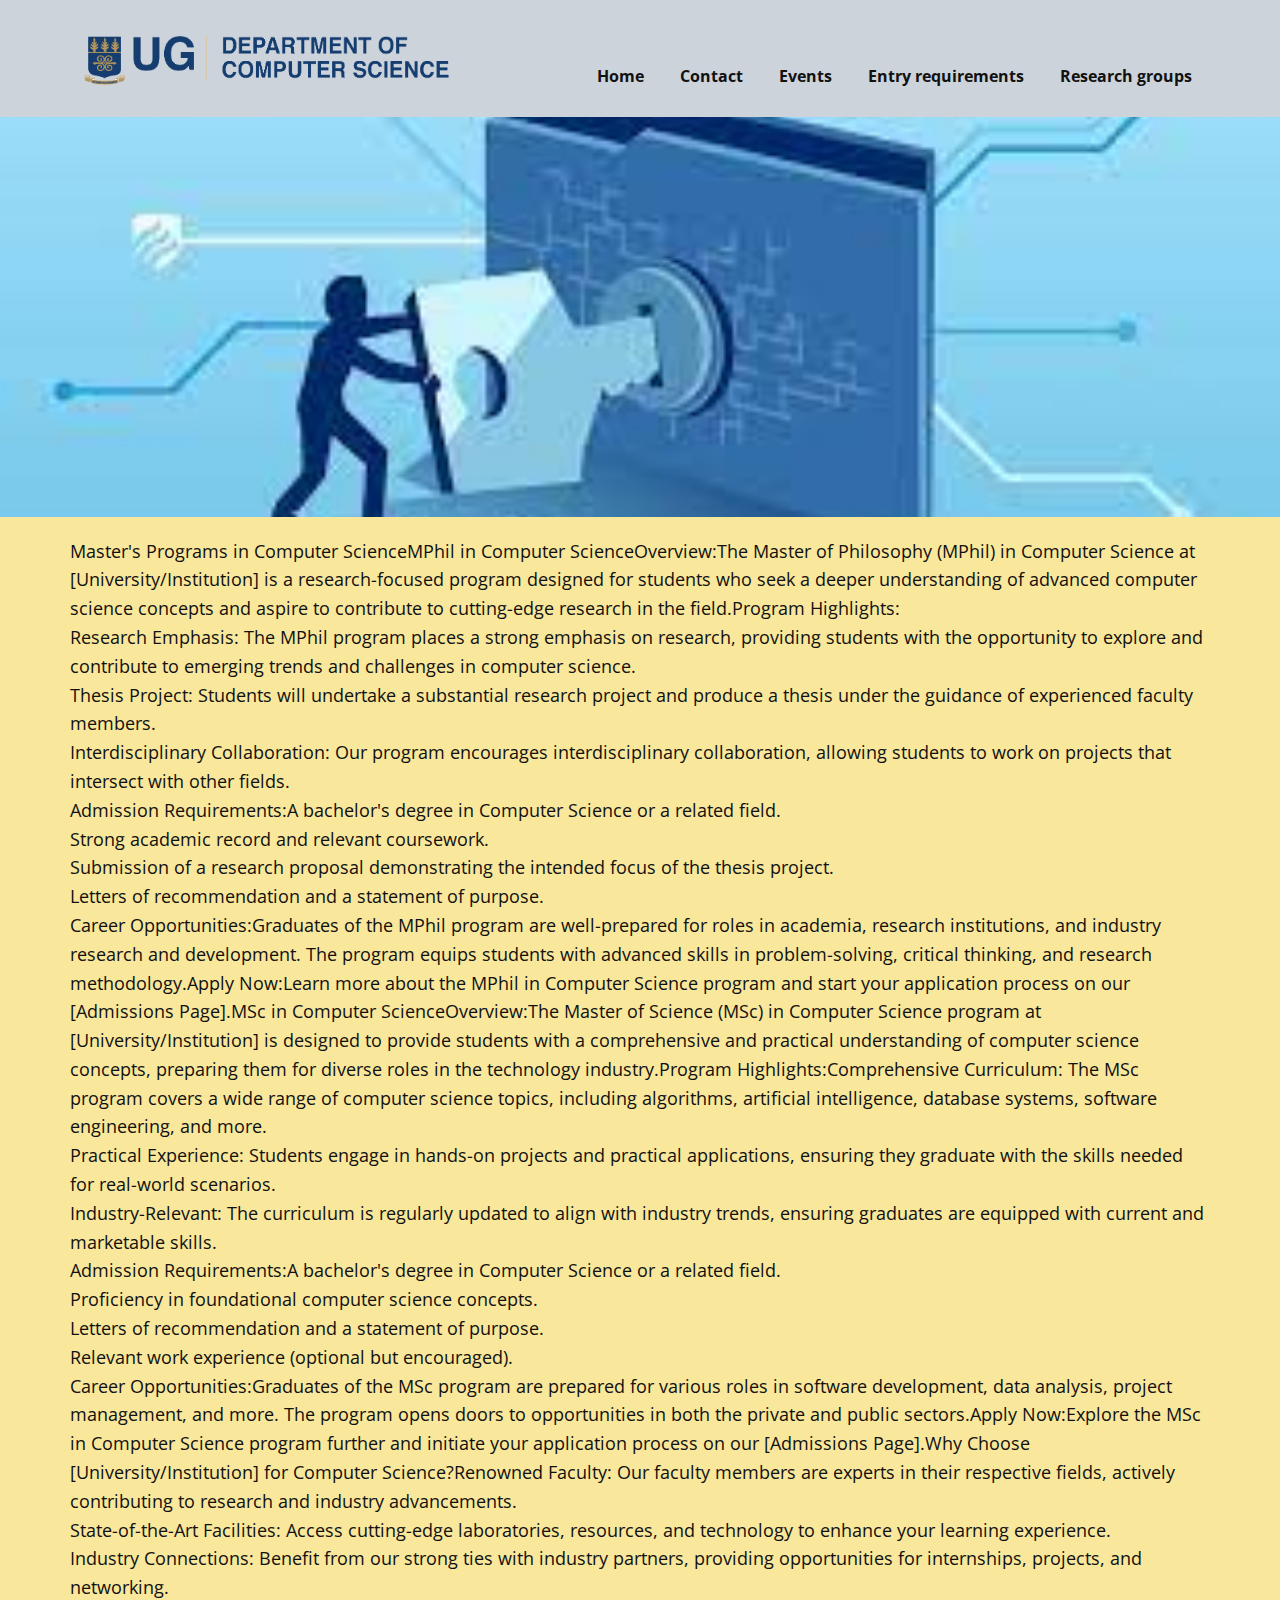
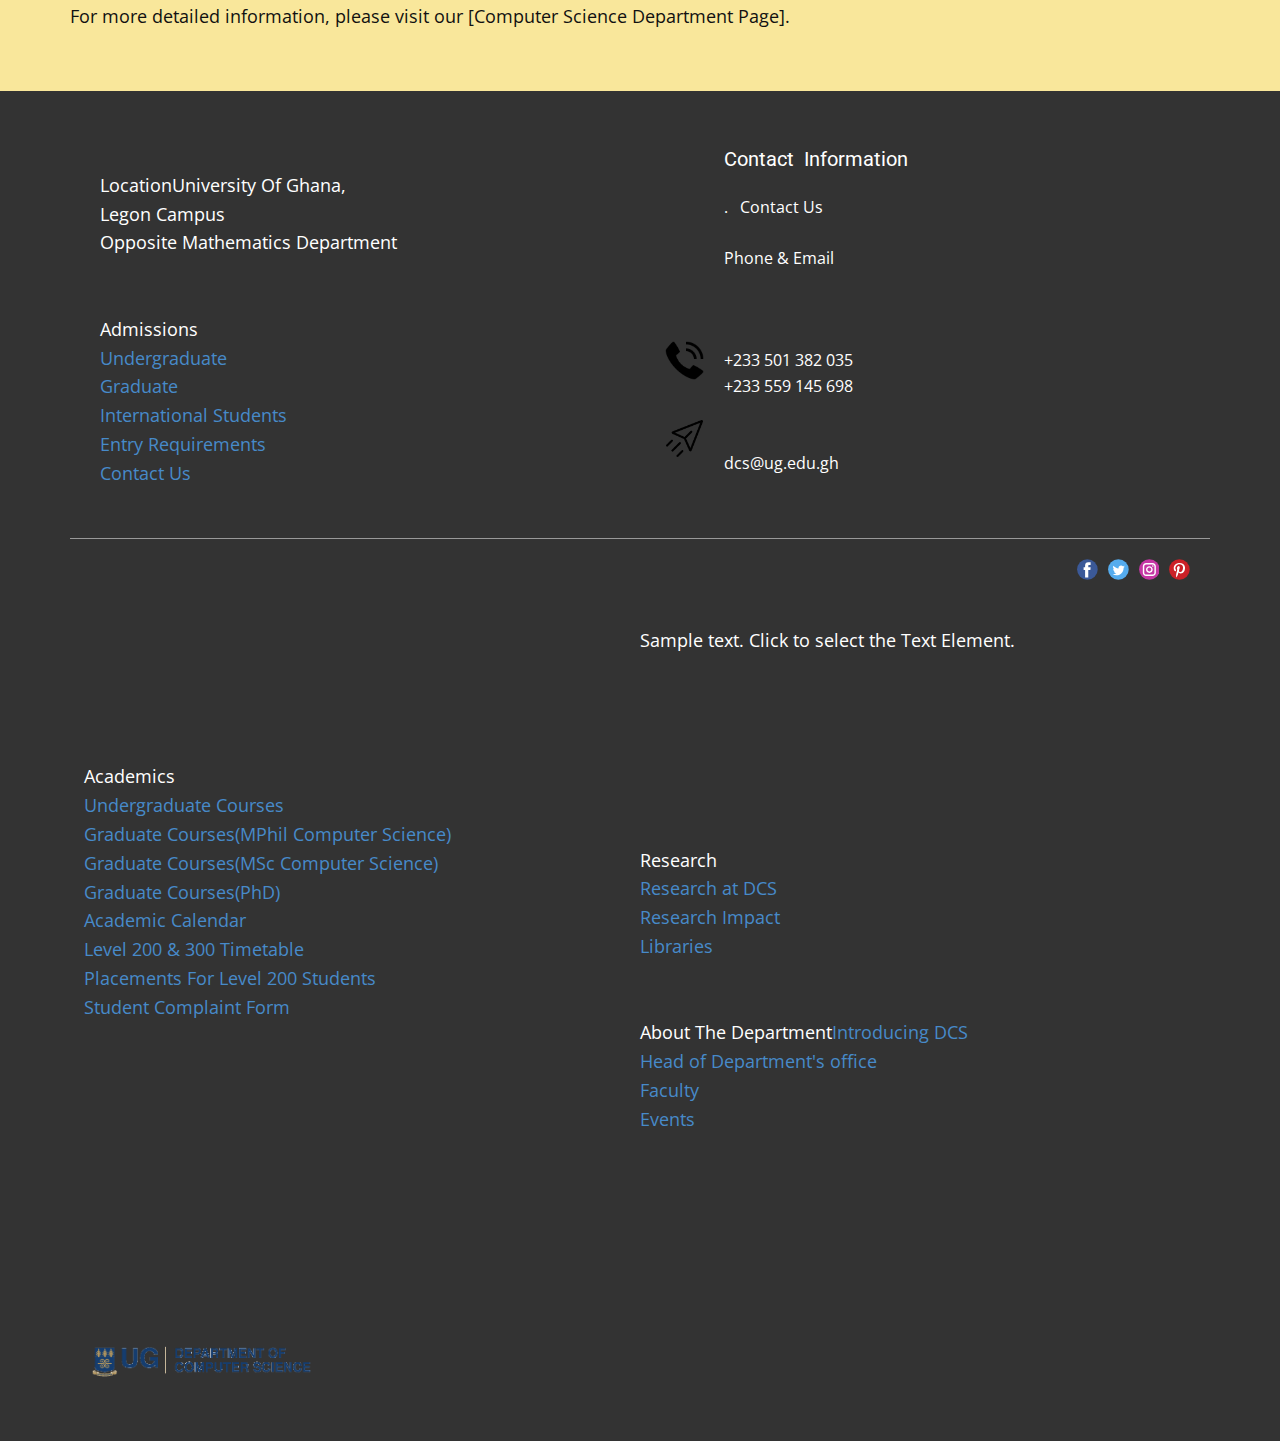
<file: Mphil-and-Msc-programmes.html>
<!DOCTYPE html>
<html style="font-size: 16px;" lang="en"><head>
    <meta name="viewport" content="width=device-width, initial-scale=1.0">
    <meta charset="utf-8">
    <meta name="keywords" content="">
    <meta name="description" content="">
    <title>Mphil and Msc programmes</title>
    <link rel="stylesheet" href="nicepage.css" media="screen">
<link rel="stylesheet" href="Mphil-and-Msc-programmes.css" media="screen">
    <script class="u-script" type="text/javascript" src="jquery.js" defer=""></script>
    <script class="u-script" type="text/javascript" src="nicepage.js" defer=""></script>
    
    <link id="u-theme-google-font" rel="stylesheet" href="https://fonts.googleapis.com/css?family=Roboto:100,100i,300,300i,400,400i,500,500i,700,700i,900,900i|Open+Sans:300,300i,400,400i,500,500i,600,600i,700,700i,800,800i">
    
    
    
    
   
    <meta name="theme-color" content="#478ac9">
    <meta property="og:title" content="Mphil and Msc programmes">
    <meta property="og:type" content="website">
  <meta data-intl-tel-input-cdn-path="intlTelInput/"></head>
  <body data-path-to-root="./" data-include-products="false" class="u-body u-xl-mode" data-lang="en"><header class="u-clearfix u-header u-palette-5-light-1 u-header" id="sec-4715"><div class="u-clearfix u-sheet u-sheet-1">
        <a href="https://nicepage.com" class="u-align-left u-image u-logo u-image-1" data-image-width="1109" data-image-height="185">
          <img src="images/comScience_logo.png" class="u-logo-image u-logo-image-1">
        </a>
        <nav class="u-menu u-menu-one-level u-offcanvas u-menu-1">
          <div class="menu-collapse" style="font-size: 1rem; letter-spacing: 0px; font-weight: 700;">
            <a class="u-button-style u-custom-left-right-menu-spacing u-custom-padding-bottom u-custom-top-bottom-menu-spacing u-nav-link u-text-active-palette-1-base u-text-hover-palette-2-base" href="#">
              <svg class="u-svg-link" viewBox="0 0 24 24"><use xmlns:xlink="http://www.w3.org/1999/xlink" xlink:href="#menu-hamburger"></use></svg>
              <svg class="u-svg-content" version="1.1" id="menu-hamburger" viewBox="0 0 16 16" x="0px" y="0px" xmlns:xlink="http://www.w3.org/1999/xlink" xmlns="http://www.w3.org/2000/svg"><g><rect y="1" width="16" height="2"></rect><rect y="7" width="16" height="2"></rect><rect y="13" width="16" height="2"></rect>
</g></svg>
            </a>
          </div>
          <div class="u-custom-menu u-nav-container">
            <ul class="u-nav u-unstyled u-nav-1"><li class="u-nav-item"><a class="u-button-style u-nav-link u-text-active-palette-1-base u-text-hover-palette-2-base" href="Home.html" style="padding: 10px 18px;">Home</a>
</li><li class="u-nav-item"><a class="u-button-style u-nav-link u-text-active-palette-1-base u-text-hover-palette-2-base" href="Contact.html" style="padding: 10px 18px;">Contact</a>
</li><li class="u-nav-item"><a class="u-button-style u-nav-link u-text-active-palette-1-base u-text-hover-palette-2-base" style="padding: 10px 18px;">Events</a>
</li><li class="u-nav-item"><a class="u-button-style u-nav-link u-text-active-palette-1-base u-text-hover-palette-2-base" style="padding: 10px 18px;">Entry requirements</a>
</li><li class="u-nav-item"><a class="u-button-style u-nav-link u-text-active-palette-1-base u-text-hover-palette-2-base" style="padding: 10px 18px;">Research groups</a>
</li></ul>
          </div>
          <div class="u-custom-menu u-nav-container-collapse">
            <div class="u-black u-container-style u-inner-container-layout u-opacity u-opacity-95 u-sidenav">
              <div class="u-inner-container-layout u-sidenav-overflow">
                <div class="u-menu-close"></div>
                <ul class="u-align-center u-nav u-popupmenu-items u-unstyled u-nav-2"><li class="u-nav-item"><a class="u-button-style u-nav-link" href="Home.html">Home</a>
</li><li class="u-nav-item"><a class="u-button-style u-nav-link" href="Contact.html">Contact</a>
</li><li class="u-nav-item"><a class="u-button-style u-nav-link">Events</a>
</li><li class="u-nav-item"><a class="u-button-style u-nav-link">Entry requirements</a>
</li><li class="u-nav-item"><a class="u-button-style u-nav-link">Research groups</a>
</li></ul>
              </div>
            </div>
            <div class="u-black u-menu-overlay u-opacity u-opacity-70"></div>
          </div>
        </nav>
      </div></header>
    <section class="u-clearfix u-container-align-center u-image u-section-1" id="sec-dcaf" data-image-width="311" data-image-height="162">
      <div class="u-clearfix u-sheet u-sheet-1"></div>
    </section>
    <section class="u-clearfix u-palette-3-light-2 u-section-2" id="sec-c728">
      <div class="u-clearfix u-sheet u-sheet-1">
        <p class="u-text u-text-default u-text-1"> Master's Programs in Computer ScienceMPhil in Computer ScienceOverview:The Master of Philosophy (MPhil) in Computer Science at [University/Institution] is a research-focused program designed for students who seek a deeper understanding of advanced computer science concepts and aspire to contribute to cutting-edge research in the field.Program Highlights:<br>Research Emphasis: The MPhil program places a strong emphasis on research, providing students with the opportunity to explore and contribute to emerging trends and challenges in computer science.<br>Thesis Project: Students will undertake a substantial research project and produce a thesis under the guidance of experienced faculty members.<br>Interdisciplinary Collaboration: Our program encourages interdisciplinary collaboration, allowing students to work on projects that intersect with other fields.<br>Admission Requirements:A bachelor's degree in Computer Science or a related field.<br>Strong academic record and relevant coursework.<br>Submission of a research proposal demonstrating the intended focus of the thesis project.<br>Letters of recommendation and a statement of purpose.<br>Career Opportunities:Graduates of the MPhil program are well-prepared for roles in academia, research institutions, and industry research and development. The program equips students with advanced skills in problem-solving, critical thinking, and research methodology.Apply Now:Learn more about the MPhil in Computer Science program and start your application process on our [Admissions Page].MSc in Computer ScienceOverview:The Master of Science (MSc) in Computer Science program at [University/Institution] is designed to provide students with a comprehensive and practical understanding of computer science concepts, preparing them for diverse roles in the technology industry.Program Highlights:Comprehensive Curriculum: The MSc program covers a wide range of computer science topics, including algorithms, artificial intelligence, database systems, software engineering, and more.<br>Practical Experience: Students engage in hands-on projects and practical applications, ensuring they graduate with the skills needed for real-world scenarios.<br>Industry-Relevant: The curriculum is regularly updated to align with industry trends, ensuring graduates are equipped with current and marketable skills.<br>Admission Requirements:A bachelor's degree in Computer Science or a related field.<br>Proficiency in foundational computer science concepts.<br>Letters of recommendation and a statement of purpose.<br>Relevant work experience (optional but encouraged).<br>Career Opportunities:Graduates of the MSc program are prepared for various roles in software development, data analysis, project management, and more. The program opens doors to opportunities in both the private and public sectors.Apply Now:Explore the MSc in Computer Science program further and initiate your application process on our [Admissions Page].Why Choose [University/Institution] for Computer Science?Renowned Faculty: Our faculty members are experts in their respective fields, actively contributing to research and industry advancements.<br>State-of-the-Art Facilities: Access cutting-edge laboratories, resources, and technology to enhance your learning experience.<br>Industry Connections: Benefit from our strong ties with industry partners, providing opportunities for internships, projects, and networking.<br>For more detailed information, please visit our [Computer Science Department Page].
        </p>
      </div>
    </section>
    
    
    
    <footer class="u-clearfix u-footer u-grey-80" id="sec-4683"><div class="u-clearfix u-sheet u-sheet-1">
        <div class="data-layout-selected u-clearfix u-expanded-width u-gutter-30 u-layout-wrap u-layout-wrap-1">
          <div class="u-gutter-0 u-layout">
            <div class="u-layout-row">
              <div class="u-align-left u-container-style u-layout-cell u-size-30 u-layout-cell-1">
                <div class="u-container-layout u-container-layout-1">
                  <p class="u-text u-text-default u-text-1"> LocationUniversity Of Ghana,&nbsp;<br>Legon Campus<br>Opposite Mathematics Department<br>
                    <br>
                    <br>Admissions<br>
                    <a href="http://admission.ug.edu.gh/applying/undergraduate/overview" class="u-active-none u-border-none u-btn u-button-style u-hover-none u-none u-text-palette-1-base u-btn-1">Undergraduate</a>
                    <br>
                    <a href="http://admission.ug.edu.gh/applying/postgraduate/overview" class="u-active-none u-border-none u-btn u-button-style u-hover-none u-none u-text-palette-1-base u-btn-2">Graduate</a>
                    <br>
                    <a href="http://admission.ug.edu.gh/applying/international/overview" class="u-active-none u-border-none u-btn u-button-style u-hover-none u-none u-text-palette-1-base u-btn-3">International Students</a>
                    <br>
                    <a href="https://dcs.ug.edu.gh/entry" class="u-active-none u-border-none u-btn u-button-style u-hover-none u-none u-text-palette-1-base u-btn-4">Entry Requirements</a>
                    <br>
                    <a href="https://dcs.ug.edu.gh/contact" class="u-active-none u-border-none u-btn u-button-style u-hover-none u-none u-text-palette-1-base u-btn-5">Contact Us</a>
                    <br>
                  </p>
                </div>
              </div>
              <div class="u-align-left u-container-style u-layout-cell u-right-cell u-size-30 u-layout-cell-2">
                <div class="u-container-layout u-container-layout-2"><!--position-->
                  <div data-position="" class="u-position u-position-1"><!--block-->
                    <div class="u-block">
                      <div class="u-block-container u-clearfix"><!--block_header-->
                        <h5 class="u-block-header u-text"><!--block_header_content-->Contact&nbsp; Information<br>
                          <br><!--/block_header_content-->
                        </h5><!--/block_header--><!--block_content-->
                        <div class="u-block-content u-text"><!--block_content_content-->.&nbsp; &nbsp;Contact Us<br>
                          <br>Phone &amp; Email<br>
                          <br>
                          <br>
                          <br>+233 501 382 035<br>+233 559 145 698<br>
                          <br>
                          <br>dcs@ug.edu.gh<!--/block_content_content-->
                        </div><!--/block_content-->
                      </div>
                    </div><!--/block-->
                  </div><!--/position--><span class="u-file-icon u-icon u-icon-1"><img src="images/4836992.png" alt=""></span><span class="u-file-icon u-icon u-icon-2"><img src="images/3059502.png" alt=""></span>
                </div>
              </div>
            </div>
          </div>
        </div>
        <div class="u-border-1 u-border-white u-expanded-width u-line u-line-horizontal u-opacity u-opacity-50 u-line-1"></div>
        <div class="u-social-icons u-spacing-10 u-social-icons-1">
          <a class="u-social-url" title="facebook" target="_blank" href=""><span class="u-icon u-social-facebook u-social-icon u-icon-3"><svg class="u-svg-link" preserveAspectRatio="xMidYMin slice" viewBox="0 0 112 112" style=""><use xmlns:xlink="http://www.w3.org/1999/xlink" xlink:href="#svg-f1bc"></use></svg><svg class="u-svg-content" viewBox="0 0 112 112" x="0" y="0" id="svg-f1bc"><circle fill="currentColor" cx="56.1" cy="56.1" r="55"></circle><path fill="#FFFFFF" d="M73.5,31.6h-9.1c-1.4,0-3.6,0.8-3.6,3.9v8.5h12.6L72,58.3H60.8v40.8H43.9V58.3h-8V43.9h8v-9.2
      c0-6.7,3.1-17,17-17h12.5v13.9H73.5z"></path></svg></span>
          </a>
          <a class="u-social-url" title="twitter" target="_blank" href=""><span class="u-icon u-social-icon u-social-twitter u-icon-4"><svg class="u-svg-link" preserveAspectRatio="xMidYMin slice" viewBox="0 0 112 112" style=""><use xmlns:xlink="http://www.w3.org/1999/xlink" xlink:href="#svg-59eb"></use></svg><svg class="u-svg-content" viewBox="0 0 112 112" x="0" y="0" id="svg-59eb"><circle fill="currentColor" class="st0" cx="56.1" cy="56.1" r="55"></circle><path fill="#FFFFFF" d="M83.8,47.3c0,0.6,0,1.2,0,1.7c0,17.7-13.5,38.2-38.2,38.2C38,87.2,31,85,25,81.2c1,0.1,2.1,0.2,3.2,0.2
      c6.3,0,12.1-2.1,16.7-5.7c-5.9-0.1-10.8-4-12.5-9.3c0.8,0.2,1.7,0.2,2.5,0.2c1.2,0,2.4-0.2,3.5-0.5c-6.1-1.2-10.8-6.7-10.8-13.1
      c0-0.1,0-0.1,0-0.2c1.8,1,3.9,1.6,6.1,1.7c-3.6-2.4-6-6.5-6-11.2c0-2.5,0.7-4.8,1.8-6.7c6.6,8.1,16.5,13.5,27.6,14
      c-0.2-1-0.3-2-0.3-3.1c0-7.4,6-13.4,13.4-13.4c3.9,0,7.3,1.6,9.8,4.2c3.1-0.6,5.9-1.7,8.5-3.3c-1,3.1-3.1,5.8-5.9,7.4
      c2.7-0.3,5.3-1,7.7-2.1C88.7,43,86.4,45.4,83.8,47.3z"></path></svg></span>
          </a>
          <a class="u-social-url" title="instagram" target="_blank" href=""><span class="u-icon u-social-icon u-social-instagram u-icon-5"><svg class="u-svg-link" preserveAspectRatio="xMidYMin slice" viewBox="0 0 112 112" style=""><use xmlns:xlink="http://www.w3.org/1999/xlink" xlink:href="#svg-5155"></use></svg><svg class="u-svg-content" viewBox="0 0 112 112" x="0" y="0" id="svg-5155"><circle fill="currentColor" cx="56.1" cy="56.1" r="55"></circle><path fill="#FFFFFF" d="M55.9,38.2c-9.9,0-17.9,8-17.9,17.9C38,66,46,74,55.9,74c9.9,0,17.9-8,17.9-17.9C73.8,46.2,65.8,38.2,55.9,38.2
      z M55.9,66.4c-5.7,0-10.3-4.6-10.3-10.3c-0.1-5.7,4.6-10.3,10.3-10.3c5.7,0,10.3,4.6,10.3,10.3C66.2,61.8,61.6,66.4,55.9,66.4z"></path><path fill="#FFFFFF" d="M74.3,33.5c-2.3,0-4.2,1.9-4.2,4.2s1.9,4.2,4.2,4.2s4.2-1.9,4.2-4.2S76.6,33.5,74.3,33.5z"></path><path fill="#FFFFFF" d="M73.1,21.3H38.6c-9.7,0-17.5,7.9-17.5,17.5v34.5c0,9.7,7.9,17.6,17.5,17.6h34.5c9.7,0,17.5-7.9,17.5-17.5V38.8
      C90.6,29.1,82.7,21.3,73.1,21.3z M83,73.3c0,5.5-4.5,9.9-9.9,9.9H38.6c-5.5,0-9.9-4.5-9.9-9.9V38.8c0-5.5,4.5-9.9,9.9-9.9h34.5
      c5.5,0,9.9,4.5,9.9,9.9V73.3z"></path></svg></span>
          </a>
          <a class="u-social-url" title="pinterest" target="_blank" href=""><span class="u-icon u-social-icon u-social-pinterest u-icon-6"><svg class="u-svg-link" preserveAspectRatio="xMidYMin slice" viewBox="0 0 112 112" style=""><use xmlns:xlink="http://www.w3.org/1999/xlink" xlink:href="#svg-d352"></use></svg><svg class="u-svg-content" viewBox="0 0 112 112" x="0" y="0" id="svg-d352"><circle fill="currentColor" cx="56.1" cy="56.1" r="55"></circle><path fill="#FFFFFF" d="M61.1,76.9c-4.7-0.3-6.7-2.7-10.3-5c-2,10.7-4.6,20.9-11.9,26.2c-2.2-16.1,3.3-28.2,5.9-41
      c-4.4-7.5,0.6-22.5,9.9-18.8c11.6,4.6-10,27.8,4.4,30.7C74.2,72,80.3,42.8,71,33.4C57.5,19.6,31.7,33,34.9,52.6
      c0.8,4.8,5.8,6.2,2,12.9c-8.7-1.9-11.2-8.8-10.9-17.8C26.5,32.8,39.3,22.5,52.2,21c16.3-1.9,31.6,5.9,33.7,21.2
      C88.2,59.5,78.6,78.2,61.1,76.9z"></path></svg></span>
          </a>
        </div>
        <p class="u-text u-text-4">Sample text. Click to select the Text Element.</p>
        <p class="u-text u-text-5"> Academics<br>
          <a href="https://dcs.ug.edu.gh/undergrad-course" class="u-active-none u-border-none u-btn u-button-style u-hover-none u-none u-text-palette-1-base u-btn-6">Undergraduate Courses</a>
          <br>
          <a href="https://dcs.ug.edu.gh/mphil-course" class="u-active-none u-border-none u-btn u-button-style u-hover-none u-none u-text-palette-1-base u-btn-7">Graduate Courses(MPhil Computer Science)</a>
          <br>
          <a href="https://dcs.ug.edu.gh/msc-course" class="u-active-none u-border-none u-btn u-button-style u-hover-none u-none u-text-palette-1-base u-btn-8">Graduate Courses(MSc Computer Science)</a>
          <br>
          <a href="https://dcs.ug.edu.gh/phd-course" class="u-active-none u-border-none u-btn u-button-style u-hover-none u-none u-text-palette-1-base u-btn-9">Graduate Courses(PhD)</a>
          <br>
          <a href="https://www.ug.edu.gh/academics/calendar" class="u-active-none u-border-none u-btn u-button-style u-hover-none u-none u-text-palette-1-base u-btn-10">Academic Calendar</a>
          <br>
          <a href="https://dcs.ug.edu.gh/img/_DEPARTMENT%20OF%20COMPUTER%20SCIENCE,%20UG%20-%20200%20&amp;%20300.pdf" class="u-active-none u-border-none u-btn u-button-style u-hover-none u-none u-text-palette-1-base u-btn-11">Level 200 &amp; 300 Timetable</a>
          <br>
          <a href="https://dcs.ug.edu.gh/img/_Placements%20lvl200.pdf" class="u-active-none u-border-none u-btn u-button-style u-hover-none u-none u-text-palette-1-base u-btn-12">Placements For Level 200 Students</a>
          <br>
          <a href="https://forms.gle/smoyM5M3HWaayagk7" class="u-active-none u-border-none u-btn u-button-style u-hover-none u-none u-text-palette-1-base u-btn-13">Student Complaint Form</a>
        </p>
        <p class="u-text u-text-6"> Research<br>
          <a href="https://dcs.ug.edu.gh/research-dcs" class="u-active-none u-border-none u-btn u-button-style u-hover-none u-none u-text-palette-1-base u-btn-14">Research at DCS</a>
          <br>
          <a href="https://dcs.ug.edu.gh/research-impact" class="u-active-none u-border-none u-btn u-button-style u-hover-none u-none u-text-palette-1-base u-btn-15">Research Impact</a>
          <br>
          <a href="http://balme.ug.edu.gh/" class="u-active-none u-border-none u-btn u-button-style u-hover-none u-none u-text-palette-1-base u-btn-16">Libraries</a>
          <br>
          <br>
          <br>About The Department<a href="https://dcs.ug.edu.gh/about" class="u-active-none u-border-none u-btn u-button-style u-hover-none u-none u-text-palette-1-base u-btn-17">Introducing DCS</a>
          <br>
          <a href="https://dcs.ug.edu.gh/officehod" class="u-active-none u-border-none u-btn u-button-style u-hover-none u-none u-text-palette-1-base u-btn-18">Head of Department's office</a>
          <br>
          <a href="https://dcs.ug.edu.gh/faculty" class="u-active-none u-border-none u-btn u-button-style u-hover-none u-none u-text-palette-1-base u-btn-19">Faculty</a>
          <br>
          <a href="https://dcs.ug.edu.gh/events" class="u-active-none u-border-none u-btn u-button-style u-hover-none u-none u-text-palette-1-base u-btn-20">Events</a>
        </p>
        <a href="https://nicepage.com" class="u-image u-logo u-image-1" data-image-width="1109" data-image-height="185">
          <img src="images/comScience_logo.png" class="u-logo-image u-logo-image-1">
        </a>
      </div></footer>
    
  
</body></html>
</file>
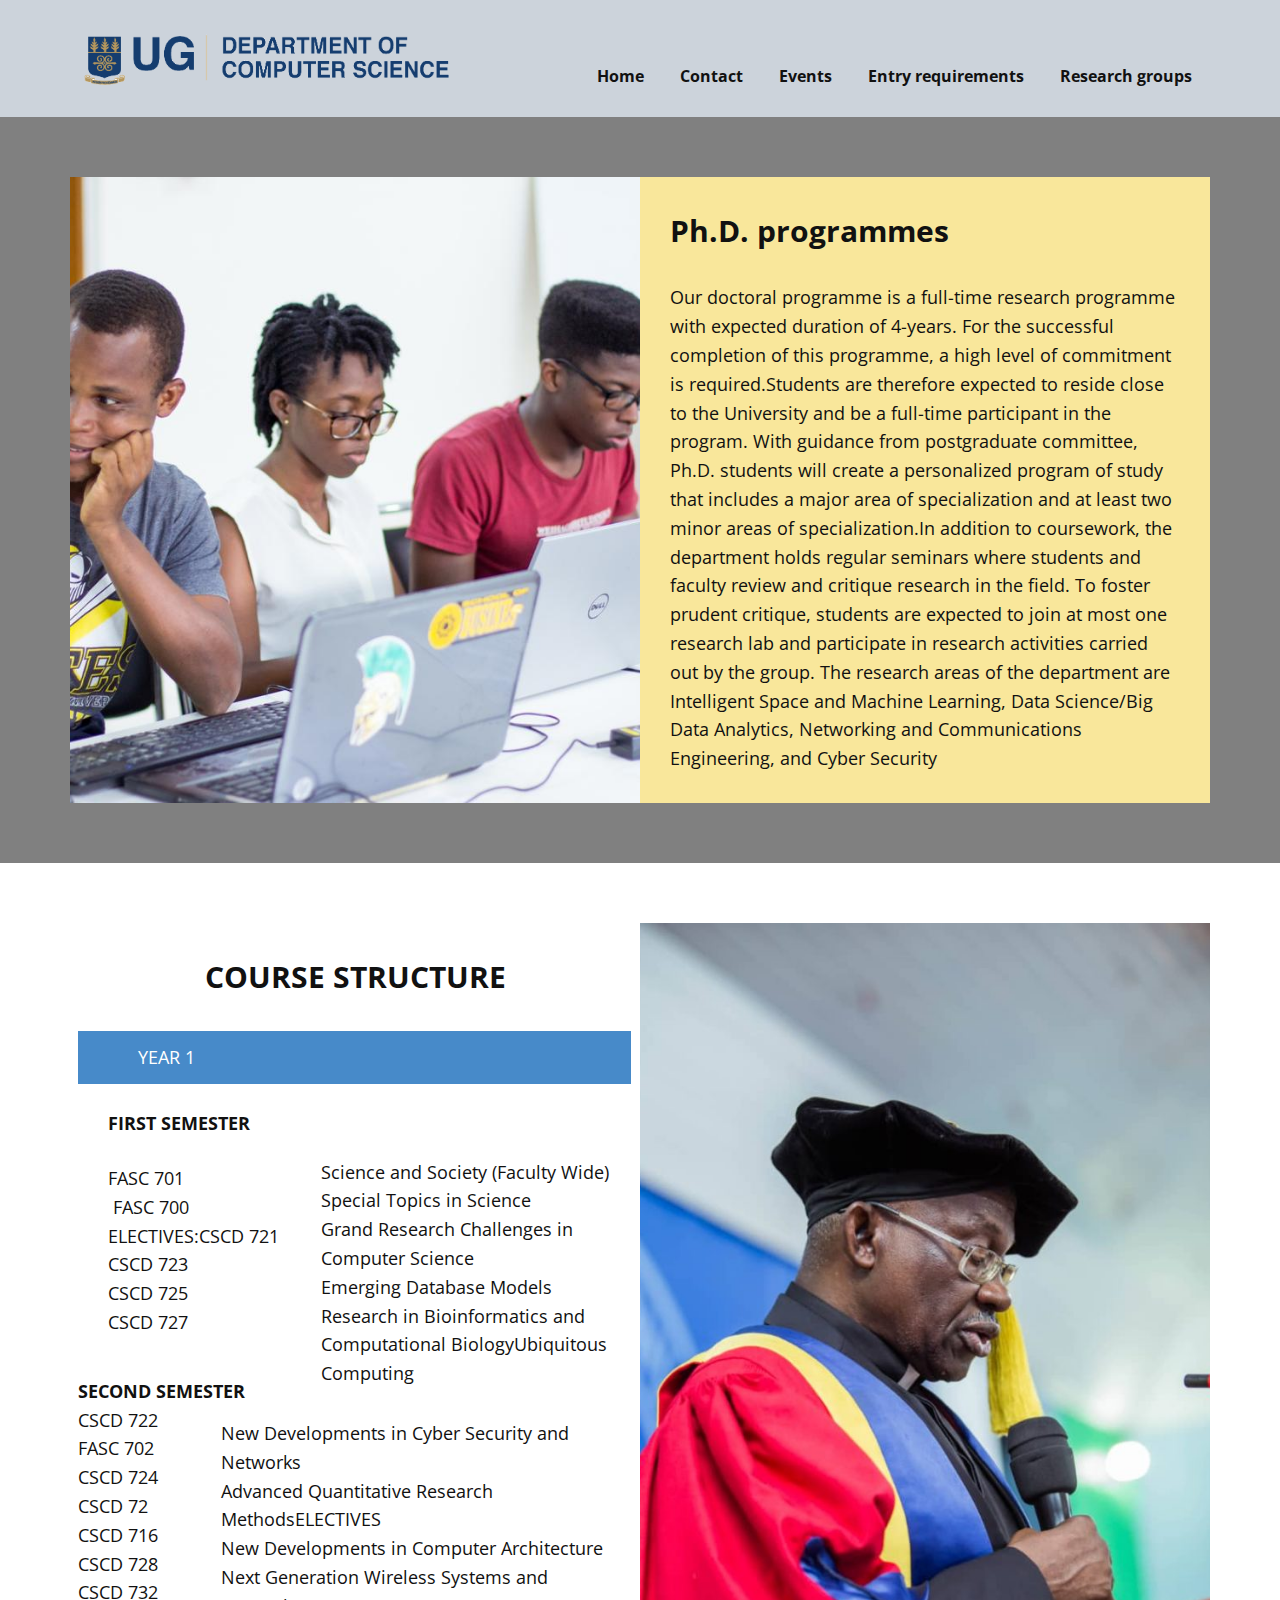
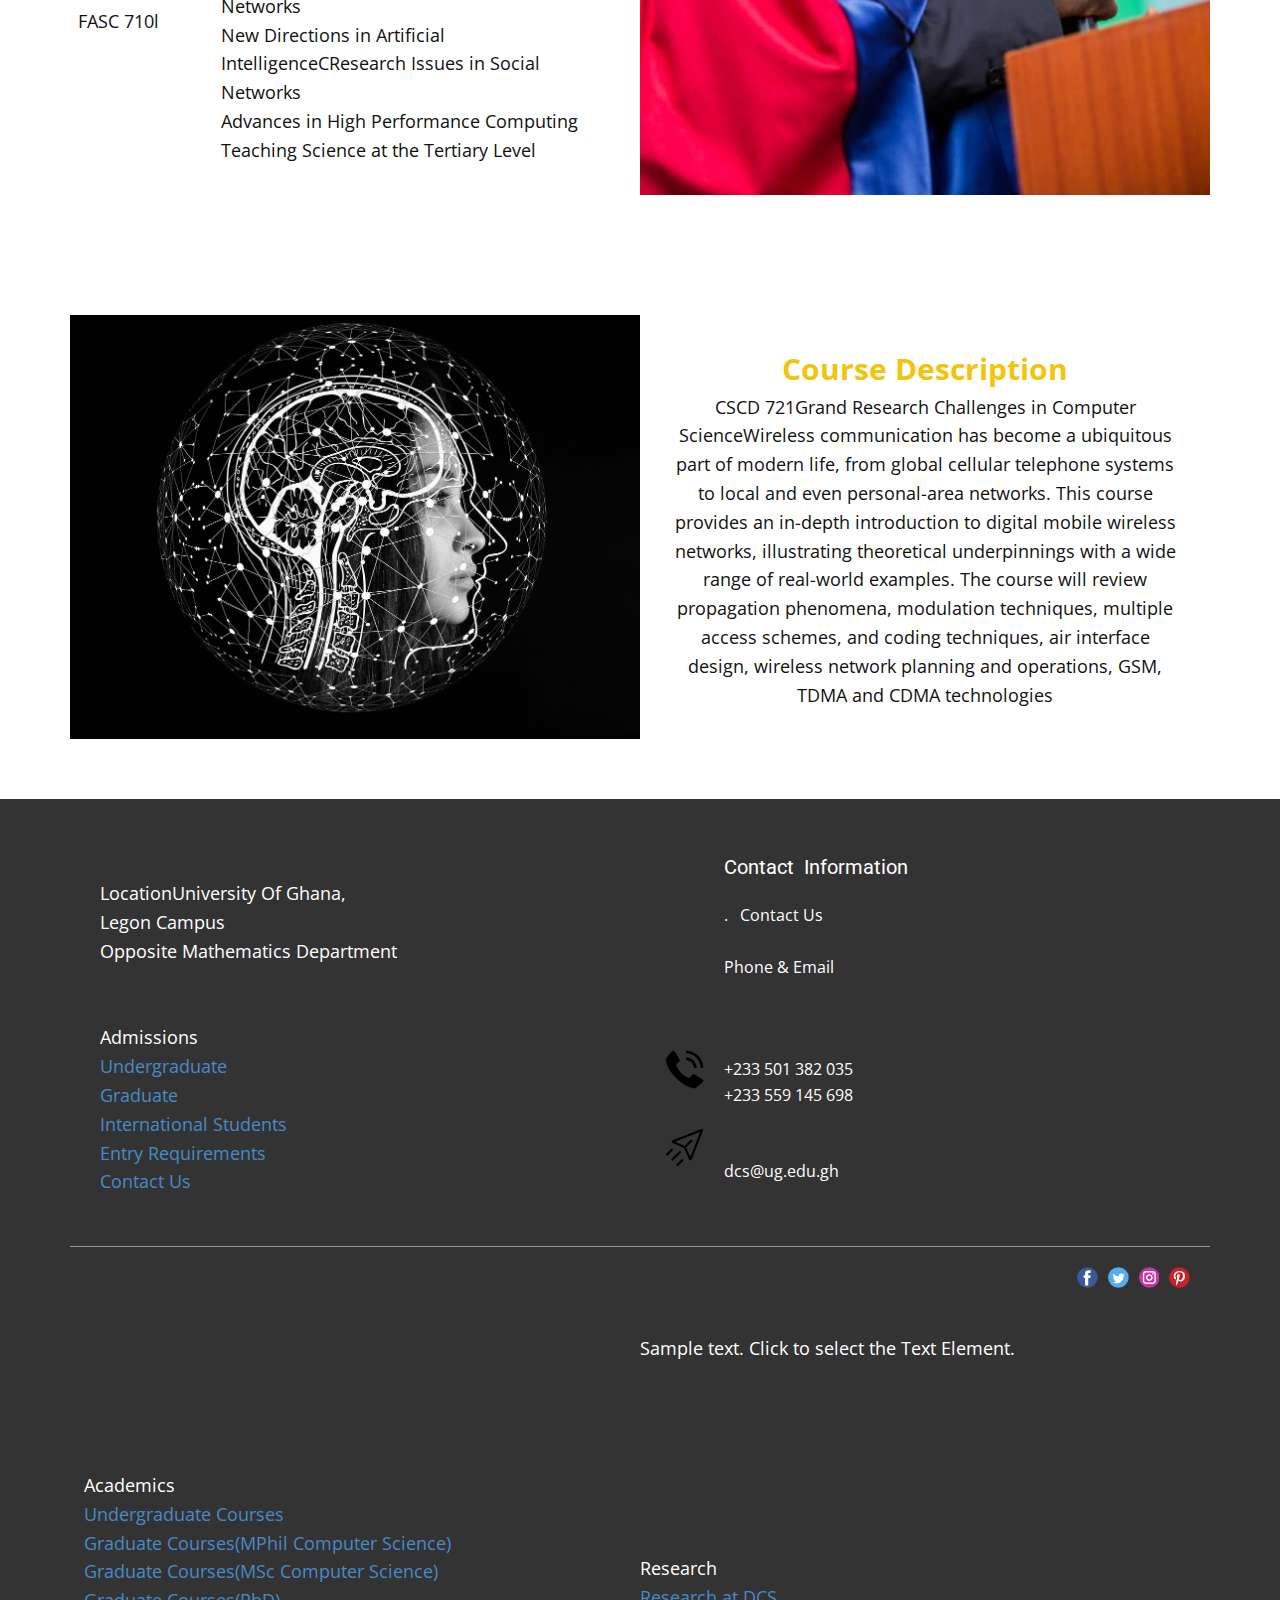
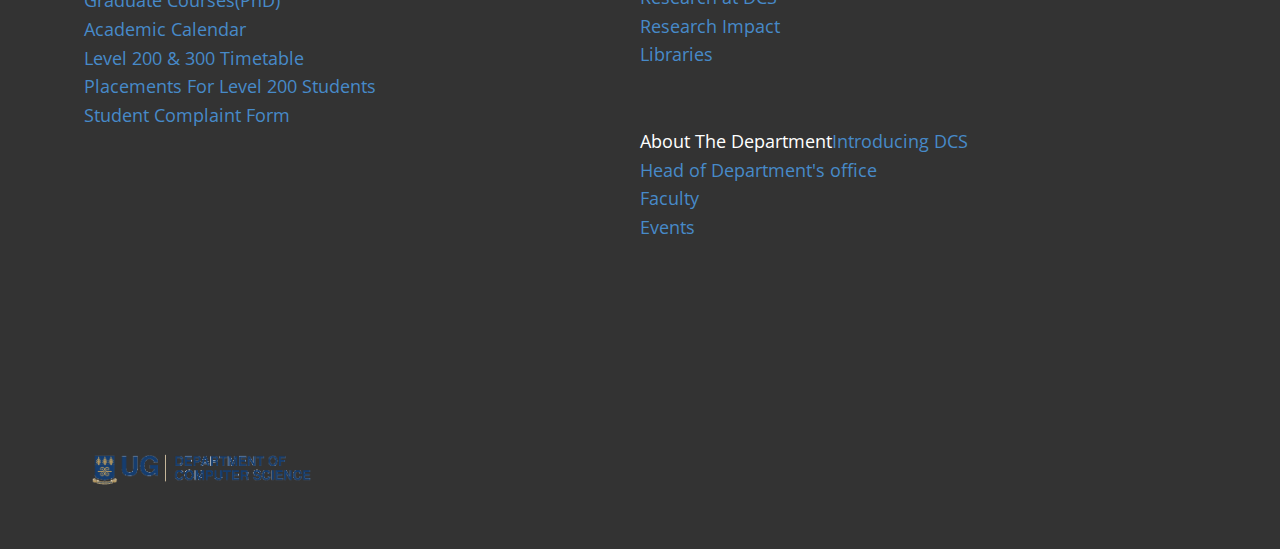
<file: Phd-programmes.html>
<!DOCTYPE html>
<html style="font-size: 16px;" lang="en"><head>
    <meta name="viewport" content="width=device-width, initial-scale=1.0">
    <meta charset="utf-8">
    <meta name="keywords" content="">
    <meta name="description" content="">
    <title>Phd programmes</title>
    <link rel="stylesheet" href="nicepage.css" media="screen">
<link rel="stylesheet" href="Phd-programmes.css" media="screen">
    <script class="u-script" type="text/javascript" src="jquery.js" defer=""></script>
    <script class="u-script" type="text/javascript" src="nicepage.js" defer=""></script>
    
    <link id="u-theme-google-font" rel="stylesheet" href="https://fonts.googleapis.com/css?family=Roboto:100,100i,300,300i,400,400i,500,500i,700,700i,900,900i|Open+Sans:300,300i,400,400i,500,500i,600,600i,700,700i,800,800i">
    
    
    
    
    
   
    <meta name="theme-color" content="#478ac9">
    <meta property="og:title" content="Phd programmes">
    <meta property="og:type" content="website">
  <meta data-intl-tel-input-cdn-path="intlTelInput/"></head>
  <body data-path-to-root="./" data-include-products="false" class="u-body u-xl-mode" data-lang="en"><header class="u-clearfix u-header u-palette-5-light-1 u-header" id="sec-4715"><div class="u-clearfix u-sheet u-sheet-1">
        <a href="https://nicepage.com" class="u-align-left u-image u-logo u-image-1" data-image-width="1109" data-image-height="185">
          <img src="images/comScience_logo.png" class="u-logo-image u-logo-image-1">
        </a>
        <nav class="u-menu u-menu-one-level u-offcanvas u-menu-1">
          <div class="menu-collapse" style="font-size: 1rem; letter-spacing: 0px; font-weight: 700;">
            <a class="u-button-style u-custom-left-right-menu-spacing u-custom-padding-bottom u-custom-top-bottom-menu-spacing u-nav-link u-text-active-palette-1-base u-text-hover-palette-2-base" href="#">
              <svg class="u-svg-link" viewBox="0 0 24 24"><use xmlns:xlink="http://www.w3.org/1999/xlink" xlink:href="#menu-hamburger"></use></svg>
              <svg class="u-svg-content" version="1.1" id="menu-hamburger" viewBox="0 0 16 16" x="0px" y="0px" xmlns:xlink="http://www.w3.org/1999/xlink" xmlns="http://www.w3.org/2000/svg"><g><rect y="1" width="16" height="2"></rect><rect y="7" width="16" height="2"></rect><rect y="13" width="16" height="2"></rect>
</g></svg>
            </a>
          </div>
          <div class="u-custom-menu u-nav-container">
            <ul class="u-nav u-unstyled u-nav-1"><li class="u-nav-item"><a class="u-button-style u-nav-link u-text-active-palette-1-base u-text-hover-palette-2-base" href="Home.html" style="padding: 10px 18px;">Home</a>
</li><li class="u-nav-item"><a class="u-button-style u-nav-link u-text-active-palette-1-base u-text-hover-palette-2-base" href="Contact.html" style="padding: 10px 18px;">Contact</a>
</li><li class="u-nav-item"><a class="u-button-style u-nav-link u-text-active-palette-1-base u-text-hover-palette-2-base" style="padding: 10px 18px;">Events</a>
</li><li class="u-nav-item"><a class="u-button-style u-nav-link u-text-active-palette-1-base u-text-hover-palette-2-base" style="padding: 10px 18px;">Entry requirements</a>
</li><li class="u-nav-item"><a class="u-button-style u-nav-link u-text-active-palette-1-base u-text-hover-palette-2-base" style="padding: 10px 18px;">Research groups</a>
</li></ul>
          </div>
          <div class="u-custom-menu u-nav-container-collapse">
            <div class="u-black u-container-style u-inner-container-layout u-opacity u-opacity-95 u-sidenav">
              <div class="u-inner-container-layout u-sidenav-overflow">
                <div class="u-menu-close"></div>
                <ul class="u-align-center u-nav u-popupmenu-items u-unstyled u-nav-2"><li class="u-nav-item"><a class="u-button-style u-nav-link" href="Home.html">Home</a>
</li><li class="u-nav-item"><a class="u-button-style u-nav-link" href="Contact.html">Contact</a>
</li><li class="u-nav-item"><a class="u-button-style u-nav-link">Events</a>
</li><li class="u-nav-item"><a class="u-button-style u-nav-link">Entry requirements</a>
</li><li class="u-nav-item"><a class="u-button-style u-nav-link">Research groups</a>
</li></ul>
              </div>
            </div>
            <div class="u-black u-menu-overlay u-opacity u-opacity-70"></div>
          </div>
        </nav>
      </div></header>
    <section class="u-clearfix u-grey-50 u-section-1" id="sec-ad9e">
      <div class="u-clearfix u-sheet u-sheet-1">
        <div class="data-layout-selected u-clearfix u-expanded-width u-layout-wrap u-layout-wrap-1">
          <div class="u-layout">
            <div class="u-layout-row">
              <div class="u-container-align-center u-container-style u-image u-layout-cell u-size-30 u-image-1" data-image-width="1080" data-image-height="720">
                <div class="u-container-layout u-container-layout-1"></div>
              </div>
              <div class="u-container-style u-layout-cell u-palette-3-light-2 u-size-30 u-layout-cell-2">
                <div class="u-container-layout u-container-layout-2">
                  <p class="u-text u-text-default u-text-1">
                    <span style="font-weight: 700; font-size: 1.875rem;"> Ph.D. programmes</span>
                    <br>
                    <br>Our doctoral programme is a full-time research programme with expected duration of 4-years. For the successful completion of this programme, a high level of commitment is required.Students are therefore expected to reside close to the University and be a full-time participant in the program. With guidance from postgraduate committee, Ph.D. students will create a personalized program of study that includes a major area of specialization and at least two minor areas of specialization.In addition to coursework, the department holds regular seminars where students and faculty review and critique research in the field. To foster prudent critique, students are expected to join at most one research lab and participate in research activities carried out by the group. The research areas of the department are Intelligent Space and Machine Learning, Data Science/Big Data Analytics, Networking and Communications Engineering, and Cyber Security
                  </p>
                </div>
              </div>
            </div>
          </div>
        </div>
      </div>
    </section>
    <section class="u-clearfix u-section-2" id="sec-2eea">
      <div class="u-clearfix u-sheet u-sheet-1">
        <div class="data-layout-selected u-clearfix u-expanded-width u-layout-wrap u-layout-wrap-1">
          <div class="u-layout">
            <div class="u-layout-row">
              <div class="u-container-style u-layout-cell u-size-30 u-layout-cell-1">
                <div class="u-container-layout u-container-layout-1">
                  <p class="u-text u-text-default u-text-1"> COURSE STRUCTURE</p>
                  <div class="custom-expanded u-container-style u-group u-palette-1-base u-shape-rectangle u-group-1">
                    <div class="u-container-layout u-valign-middle u-container-layout-2">
                      <p class="u-text u-text-default u-text-2">YEAR 1</p>
                    </div>
                  </div>
                  <p class="u-text u-text-default u-text-3">FIRST SEMESTER</p>
                  <p class="u-text u-text-4"> Science and Society (Faculty Wide)<br>Special Topics in Science<br>Grand Research Challenges in Computer Science<br>Emerging Database Models<br>Research in Bioinformatics and Computational BiologyUbiquitous Computing
                  </p>
                  <p class="u-text u-text-default u-text-5"> FASC 701&nbsp; &nbsp;&nbsp;<br>&nbsp;FASC 700<br>ELECTIVES:CSCD 721<br>CSCD 723<br>CSCD 725<br>CSCD 727
                  </p>
                  <p class="u-text u-text-default u-text-6">
                    <span style="font-weight: 700;">SECOND SEMESTER</span>
                    <br>CSCD 722<br>FASC 702<br>CSCD 724<br>CSCD 72<br>CSCD 716<br>CSCD 728<br>CSCD 732<br>FASC 710l
                  </p>
                  <p class="u-text u-text-7"> New Developments in Cyber Security and Networks<br>Advanced Quantitative Research MethodsELECTIVES<br>New Developments in Computer Architecture<br>Next Generation Wireless Systems and Networks<br>New Directions in Artificial IntelligenceCResearch Issues in Social Networks<br>Advances in High Performance Computing Teaching Science at the Tertiary Level
                  </p>
                </div>
              </div>
              <div class="u-container-align-center u-container-style u-image u-layout-cell u-size-30 u-image-1" data-image-width="683" data-image-height="1024">
                <div class="u-container-layout u-container-layout-3"></div>
              </div>
            </div>
          </div>
        </div>
      </div>
    </section>
    <section class="u-clearfix u-section-3" id="sec-d0c6">
      <div class="u-clearfix u-sheet u-sheet-1">
        <div class="data-layout-selected u-clearfix u-expanded-width u-layout-wrap u-layout-wrap-1">
          <div class="u-layout">
            <div class="u-layout-row">
              <div class="u-container-align-center u-container-style u-image u-layout-cell u-size-30 u-image-1" data-image-width="1280" data-image-height="853">
                <div class="u-container-layout u-container-layout-1"></div>
              </div>
              <div class="u-container-style u-layout-cell u-size-30 u-layout-cell-2">
                <div class="u-container-layout u-container-layout-2">
                  <p class="u-align-center u-text u-text-default u-text-1">
                    <span style="font-weight: 700; font-size: 1.875rem;" class="u-text-palette-3-base"> Course Description</span>
                    <br>CSCD 721Grand Research Challenges in Computer ScienceWireless communication has become a ubiquitous part of modern life, from global cellular telephone systems to local and even personal-area networks. This course provides an in-depth introduction to digital mobile wireless networks, illustrating theoretical underpinnings with a wide range of real-world examples. The course will review propagation phenomena, modulation techniques, multiple access schemes, and coding techniques, air interface design, wireless network planning and operations, GSM, TDMA and CDMA technologies
                  </p>
                </div>
              </div>
            </div>
          </div>
        </div>
      </div>
    </section>
    
    
    
    <footer class="u-clearfix u-footer u-grey-80" id="sec-4683"><div class="u-clearfix u-sheet u-sheet-1">
        <div class="data-layout-selected u-clearfix u-expanded-width u-gutter-30 u-layout-wrap u-layout-wrap-1">
          <div class="u-gutter-0 u-layout">
            <div class="u-layout-row">
              <div class="u-align-left u-container-style u-layout-cell u-size-30 u-layout-cell-1">
                <div class="u-container-layout u-container-layout-1">
                  <p class="u-text u-text-default u-text-1"> LocationUniversity Of Ghana,&nbsp;<br>Legon Campus<br>Opposite Mathematics Department<br>
                    <br>
                    <br>Admissions<br>
                    <a href="http://admission.ug.edu.gh/applying/undergraduate/overview" class="u-active-none u-border-none u-btn u-button-style u-hover-none u-none u-text-palette-1-base u-btn-1">Undergraduate</a>
                    <br>
                    <a href="http://admission.ug.edu.gh/applying/postgraduate/overview" class="u-active-none u-border-none u-btn u-button-style u-hover-none u-none u-text-palette-1-base u-btn-2">Graduate</a>
                    <br>
                    <a href="http://admission.ug.edu.gh/applying/international/overview" class="u-active-none u-border-none u-btn u-button-style u-hover-none u-none u-text-palette-1-base u-btn-3">International Students</a>
                    <br>
                    <a href="https://dcs.ug.edu.gh/entry" class="u-active-none u-border-none u-btn u-button-style u-hover-none u-none u-text-palette-1-base u-btn-4">Entry Requirements</a>
                    <br>
                    <a href="https://dcs.ug.edu.gh/contact" class="u-active-none u-border-none u-btn u-button-style u-hover-none u-none u-text-palette-1-base u-btn-5">Contact Us</a>
                    <br>
                  </p>
                </div>
              </div>
              <div class="u-align-left u-container-style u-layout-cell u-right-cell u-size-30 u-layout-cell-2">
                <div class="u-container-layout u-container-layout-2"><!--position-->
                  <div data-position="" class="u-position u-position-1"><!--block-->
                    <div class="u-block">
                      <div class="u-block-container u-clearfix"><!--block_header-->
                        <h5 class="u-block-header u-text"><!--block_header_content-->Contact&nbsp; Information<br>
                          <br><!--/block_header_content-->
                        </h5><!--/block_header--><!--block_content-->
                        <div class="u-block-content u-text"><!--block_content_content-->.&nbsp; &nbsp;Contact Us<br>
                          <br>Phone &amp; Email<br>
                          <br>
                          <br>
                          <br>+233 501 382 035<br>+233 559 145 698<br>
                          <br>
                          <br>dcs@ug.edu.gh<!--/block_content_content-->
                        </div><!--/block_content-->
                      </div>
                    </div><!--/block-->
                  </div><!--/position--><span class="u-file-icon u-icon u-icon-1"><img src="images/4836992.png" alt=""></span><span class="u-file-icon u-icon u-icon-2"><img src="images/3059502.png" alt=""></span>
                </div>
              </div>
            </div>
          </div>
        </div>
        <div class="u-border-1 u-border-white u-expanded-width u-line u-line-horizontal u-opacity u-opacity-50 u-line-1"></div>
        <div class="u-social-icons u-spacing-10 u-social-icons-1">
          <a class="u-social-url" title="facebook" target="_blank" href=""><span class="u-icon u-social-facebook u-social-icon u-icon-3"><svg class="u-svg-link" preserveAspectRatio="xMidYMin slice" viewBox="0 0 112 112" style=""><use xmlns:xlink="http://www.w3.org/1999/xlink" xlink:href="#svg-f1bc"></use></svg><svg class="u-svg-content" viewBox="0 0 112 112" x="0" y="0" id="svg-f1bc"><circle fill="currentColor" cx="56.1" cy="56.1" r="55"></circle><path fill="#FFFFFF" d="M73.5,31.6h-9.1c-1.4,0-3.6,0.8-3.6,3.9v8.5h12.6L72,58.3H60.8v40.8H43.9V58.3h-8V43.9h8v-9.2
      c0-6.7,3.1-17,17-17h12.5v13.9H73.5z"></path></svg></span>
          </a>
          <a class="u-social-url" title="twitter" target="_blank" href=""><span class="u-icon u-social-icon u-social-twitter u-icon-4"><svg class="u-svg-link" preserveAspectRatio="xMidYMin slice" viewBox="0 0 112 112" style=""><use xmlns:xlink="http://www.w3.org/1999/xlink" xlink:href="#svg-59eb"></use></svg><svg class="u-svg-content" viewBox="0 0 112 112" x="0" y="0" id="svg-59eb"><circle fill="currentColor" class="st0" cx="56.1" cy="56.1" r="55"></circle><path fill="#FFFFFF" d="M83.8,47.3c0,0.6,0,1.2,0,1.7c0,17.7-13.5,38.2-38.2,38.2C38,87.2,31,85,25,81.2c1,0.1,2.1,0.2,3.2,0.2
      c6.3,0,12.1-2.1,16.7-5.7c-5.9-0.1-10.8-4-12.5-9.3c0.8,0.2,1.7,0.2,2.5,0.2c1.2,0,2.4-0.2,3.5-0.5c-6.1-1.2-10.8-6.7-10.8-13.1
      c0-0.1,0-0.1,0-0.2c1.8,1,3.9,1.6,6.1,1.7c-3.6-2.4-6-6.5-6-11.2c0-2.5,0.7-4.8,1.8-6.7c6.6,8.1,16.5,13.5,27.6,14
      c-0.2-1-0.3-2-0.3-3.1c0-7.4,6-13.4,13.4-13.4c3.9,0,7.3,1.6,9.8,4.2c3.1-0.6,5.9-1.7,8.5-3.3c-1,3.1-3.1,5.8-5.9,7.4
      c2.7-0.3,5.3-1,7.7-2.1C88.7,43,86.4,45.4,83.8,47.3z"></path></svg></span>
          </a>
          <a class="u-social-url" title="instagram" target="_blank" href=""><span class="u-icon u-social-icon u-social-instagram u-icon-5"><svg class="u-svg-link" preserveAspectRatio="xMidYMin slice" viewBox="0 0 112 112" style=""><use xmlns:xlink="http://www.w3.org/1999/xlink" xlink:href="#svg-5155"></use></svg><svg class="u-svg-content" viewBox="0 0 112 112" x="0" y="0" id="svg-5155"><circle fill="currentColor" cx="56.1" cy="56.1" r="55"></circle><path fill="#FFFFFF" d="M55.9,38.2c-9.9,0-17.9,8-17.9,17.9C38,66,46,74,55.9,74c9.9,0,17.9-8,17.9-17.9C73.8,46.2,65.8,38.2,55.9,38.2
      z M55.9,66.4c-5.7,0-10.3-4.6-10.3-10.3c-0.1-5.7,4.6-10.3,10.3-10.3c5.7,0,10.3,4.6,10.3,10.3C66.2,61.8,61.6,66.4,55.9,66.4z"></path><path fill="#FFFFFF" d="M74.3,33.5c-2.3,0-4.2,1.9-4.2,4.2s1.9,4.2,4.2,4.2s4.2-1.9,4.2-4.2S76.6,33.5,74.3,33.5z"></path><path fill="#FFFFFF" d="M73.1,21.3H38.6c-9.7,0-17.5,7.9-17.5,17.5v34.5c0,9.7,7.9,17.6,17.5,17.6h34.5c9.7,0,17.5-7.9,17.5-17.5V38.8
      C90.6,29.1,82.7,21.3,73.1,21.3z M83,73.3c0,5.5-4.5,9.9-9.9,9.9H38.6c-5.5,0-9.9-4.5-9.9-9.9V38.8c0-5.5,4.5-9.9,9.9-9.9h34.5
      c5.5,0,9.9,4.5,9.9,9.9V73.3z"></path></svg></span>
          </a>
          <a class="u-social-url" title="pinterest" target="_blank" href=""><span class="u-icon u-social-icon u-social-pinterest u-icon-6"><svg class="u-svg-link" preserveAspectRatio="xMidYMin slice" viewBox="0 0 112 112" style=""><use xmlns:xlink="http://www.w3.org/1999/xlink" xlink:href="#svg-d352"></use></svg><svg class="u-svg-content" viewBox="0 0 112 112" x="0" y="0" id="svg-d352"><circle fill="currentColor" cx="56.1" cy="56.1" r="55"></circle><path fill="#FFFFFF" d="M61.1,76.9c-4.7-0.3-6.7-2.7-10.3-5c-2,10.7-4.6,20.9-11.9,26.2c-2.2-16.1,3.3-28.2,5.9-41
      c-4.4-7.5,0.6-22.5,9.9-18.8c11.6,4.6-10,27.8,4.4,30.7C74.2,72,80.3,42.8,71,33.4C57.5,19.6,31.7,33,34.9,52.6
      c0.8,4.8,5.8,6.2,2,12.9c-8.7-1.9-11.2-8.8-10.9-17.8C26.5,32.8,39.3,22.5,52.2,21c16.3-1.9,31.6,5.9,33.7,21.2
      C88.2,59.5,78.6,78.2,61.1,76.9z"></path></svg></span>
          </a>
        </div>
        <p class="u-text u-text-4">Sample text. Click to select the Text Element.</p>
        <p class="u-text u-text-5"> Academics<br>
          <a href="https://dcs.ug.edu.gh/undergrad-course" class="u-active-none u-border-none u-btn u-button-style u-hover-none u-none u-text-palette-1-base u-btn-6">Undergraduate Courses</a>
          <br>
          <a href="https://dcs.ug.edu.gh/mphil-course" class="u-active-none u-border-none u-btn u-button-style u-hover-none u-none u-text-palette-1-base u-btn-7">Graduate Courses(MPhil Computer Science)</a>
          <br>
          <a href="https://dcs.ug.edu.gh/msc-course" class="u-active-none u-border-none u-btn u-button-style u-hover-none u-none u-text-palette-1-base u-btn-8">Graduate Courses(MSc Computer Science)</a>
          <br>
          <a href="https://dcs.ug.edu.gh/phd-course" class="u-active-none u-border-none u-btn u-button-style u-hover-none u-none u-text-palette-1-base u-btn-9">Graduate Courses(PhD)</a>
          <br>
          <a href="https://www.ug.edu.gh/academics/calendar" class="u-active-none u-border-none u-btn u-button-style u-hover-none u-none u-text-palette-1-base u-btn-10">Academic Calendar</a>
          <br>
          <a href="https://dcs.ug.edu.gh/img/_DEPARTMENT%20OF%20COMPUTER%20SCIENCE,%20UG%20-%20200%20&amp;%20300.pdf" class="u-active-none u-border-none u-btn u-button-style u-hover-none u-none u-text-palette-1-base u-btn-11">Level 200 &amp; 300 Timetable</a>
          <br>
          <a href="https://dcs.ug.edu.gh/img/_Placements%20lvl200.pdf" class="u-active-none u-border-none u-btn u-button-style u-hover-none u-none u-text-palette-1-base u-btn-12">Placements For Level 200 Students</a>
          <br>
          <a href="https://forms.gle/smoyM5M3HWaayagk7" class="u-active-none u-border-none u-btn u-button-style u-hover-none u-none u-text-palette-1-base u-btn-13">Student Complaint Form</a>
        </p>
        <p class="u-text u-text-6"> Research<br>
          <a href="https://dcs.ug.edu.gh/research-dcs" class="u-active-none u-border-none u-btn u-button-style u-hover-none u-none u-text-palette-1-base u-btn-14">Research at DCS</a>
          <br>
          <a href="https://dcs.ug.edu.gh/research-impact" class="u-active-none u-border-none u-btn u-button-style u-hover-none u-none u-text-palette-1-base u-btn-15">Research Impact</a>
          <br>
          <a href="http://balme.ug.edu.gh/" class="u-active-none u-border-none u-btn u-button-style u-hover-none u-none u-text-palette-1-base u-btn-16">Libraries</a>
          <br>
          <br>
          <br>About The Department<a href="https://dcs.ug.edu.gh/about" class="u-active-none u-border-none u-btn u-button-style u-hover-none u-none u-text-palette-1-base u-btn-17">Introducing DCS</a>
          <br>
          <a href="https://dcs.ug.edu.gh/officehod" class="u-active-none u-border-none u-btn u-button-style u-hover-none u-none u-text-palette-1-base u-btn-18">Head of Department's office</a>
          <br>
          <a href="https://dcs.ug.edu.gh/faculty" class="u-active-none u-border-none u-btn u-button-style u-hover-none u-none u-text-palette-1-base u-btn-19">Faculty</a>
          <br>
          <a href="https://dcs.ug.edu.gh/events" class="u-active-none u-border-none u-btn u-button-style u-hover-none u-none u-text-palette-1-base u-btn-20">Events</a>
        </p>
        <a href="https://nicepage.com" class="u-image u-logo u-image-1" data-image-width="1109" data-image-height="185">
          <img src="images/comScience_logo.png" class="u-logo-image u-logo-image-1">
        </a>
      </div></footer>
    
</body></html>
</file>
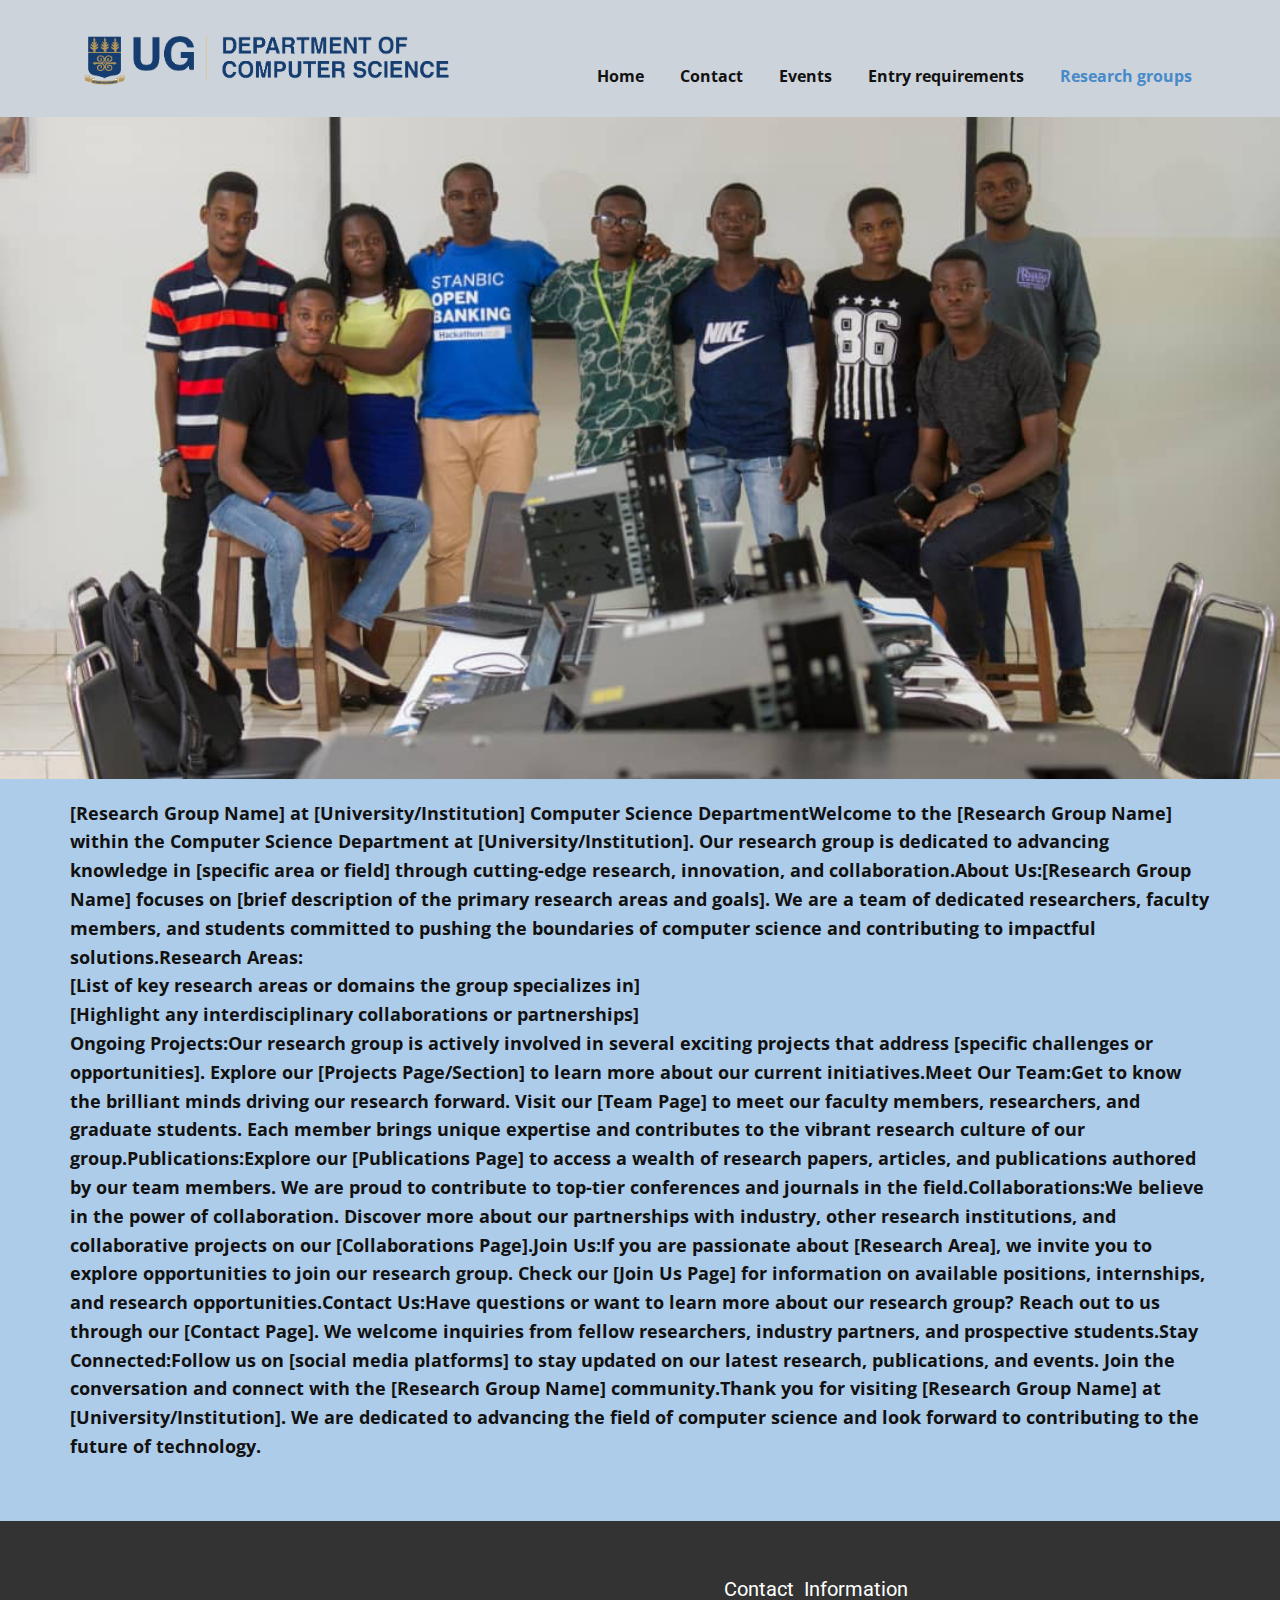
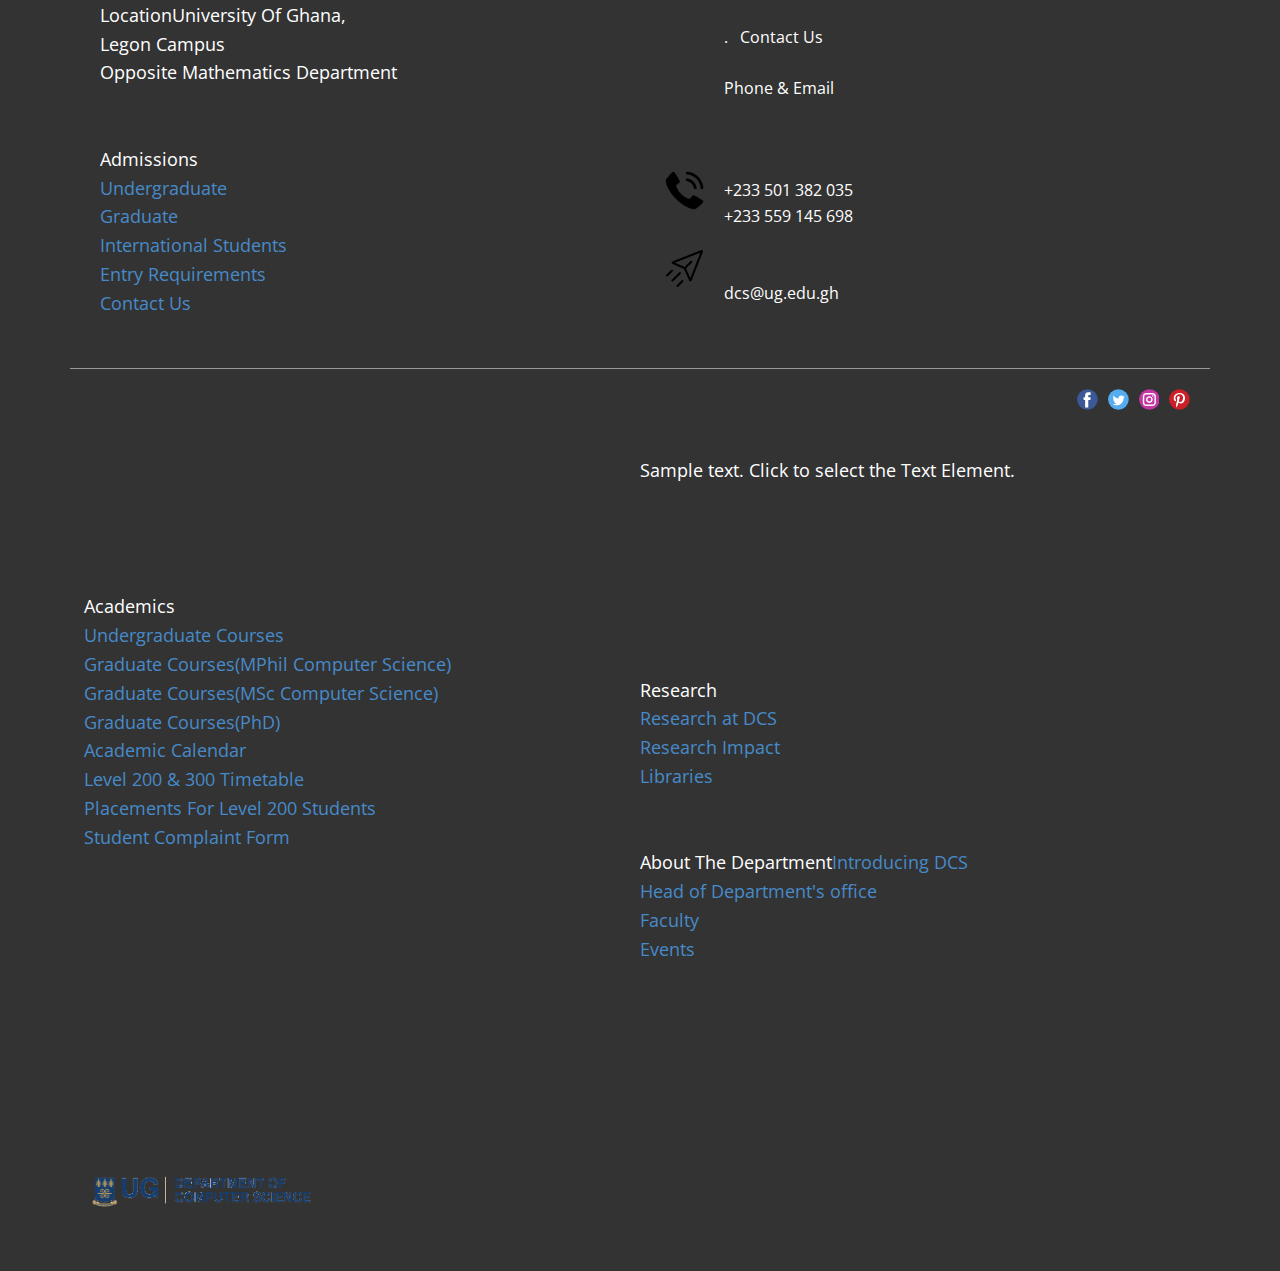
<file: Research-groups.html>
<!DOCTYPE html>
<html style="font-size: 16px;" lang="en"><head>
    <meta name="viewport" content="width=device-width, initial-scale=1.0">
    <meta charset="utf-8">
    <meta name="keywords" content="">
    <meta name="description" content="">
    <title>Research groups</title>
    <link rel="stylesheet" href="nicepage.css" media="screen">
<link rel="stylesheet" href="Research-groups.css" media="screen">
    <script class="u-script" type="text/javascript" src="jquery.js" defer=""></script>
    <script class="u-script" type="text/javascript" src="nicepage.js" defer=""></script>
    
    <link id="u-theme-google-font" rel="stylesheet" href="https://fonts.googleapis.com/css?family=Roboto:100,100i,300,300i,400,400i,500,500i,700,700i,900,900i|Open+Sans:300,300i,400,400i,500,500i,600,600i,700,700i,800,800i">
    
    
    
    
    
    <meta name="theme-color" content="#478ac9">
    <meta property="og:title" content="Research groups">
    <meta property="og:type" content="website">
  <meta data-intl-tel-input-cdn-path="intlTelInput/"></head>
  <body data-path-to-root="./" data-include-products="false" class="u-body u-xl-mode" data-lang="en"><header class="u-clearfix u-header u-palette-5-light-1 u-header" id="sec-4715"><div class="u-clearfix u-sheet u-sheet-1">
        <a href="https://nicepage.com" class="u-align-left u-image u-logo u-image-1" data-image-width="1109" data-image-height="185">
          <img src="images/comScience_logo.png" class="u-logo-image u-logo-image-1">
        </a>
        <nav class="u-menu u-menu-one-level u-offcanvas u-menu-1">
          <div class="menu-collapse" style="font-size: 1rem; letter-spacing: 0px; font-weight: 700;">
            <a class="u-button-style u-custom-left-right-menu-spacing u-custom-padding-bottom u-custom-top-bottom-menu-spacing u-nav-link u-text-active-palette-1-base u-text-hover-palette-2-base" href="#">
              <svg class="u-svg-link" viewBox="0 0 24 24"><use xmlns:xlink="http://www.w3.org/1999/xlink" xlink:href="#menu-hamburger"></use></svg>
              <svg class="u-svg-content" version="1.1" id="menu-hamburger" viewBox="0 0 16 16" x="0px" y="0px" xmlns:xlink="http://www.w3.org/1999/xlink" xmlns="http://www.w3.org/2000/svg"><g><rect y="1" width="16" height="2"></rect><rect y="7" width="16" height="2"></rect><rect y="13" width="16" height="2"></rect>
</g></svg>
            </a>
          </div>
          <div class="u-custom-menu u-nav-container">
            <ul class="u-nav u-unstyled u-nav-1"><li class="u-nav-item"><a class="u-button-style u-nav-link u-text-active-palette-1-base u-text-hover-palette-2-base" href="Home.html" style="padding: 10px 18px;">Home</a>
</li><li class="u-nav-item"><a class="u-button-style u-nav-link u-text-active-palette-1-base u-text-hover-palette-2-base" href="Contact.html" style="padding: 10px 18px;">Contact</a>
</li><li class="u-nav-item"><a class="u-button-style u-nav-link u-text-active-palette-1-base u-text-hover-palette-2-base" style="padding: 10px 18px;">Events</a>
</li><li class="u-nav-item"><a class="u-button-style u-nav-link u-text-active-palette-1-base u-text-hover-palette-2-base" style="padding: 10px 18px;">Entry requirements</a>
</li><li class="u-nav-item"><a class="u-button-style u-nav-link u-text-active-palette-1-base u-text-hover-palette-2-base" style="padding: 10px 18px;">Research groups</a>
</li></ul>
          </div>
          <div class="u-custom-menu u-nav-container-collapse">
            <div class="u-black u-container-style u-inner-container-layout u-opacity u-opacity-95 u-sidenav">
              <div class="u-inner-container-layout u-sidenav-overflow">
                <div class="u-menu-close"></div>
                <ul class="u-align-center u-nav u-popupmenu-items u-unstyled u-nav-2"><li class="u-nav-item"><a class="u-button-style u-nav-link" href="Home.html">Home</a>
</li><li class="u-nav-item"><a class="u-button-style u-nav-link" href="Contact.html">Contact</a>
</li><li class="u-nav-item"><a class="u-button-style u-nav-link">Events</a>
</li><li class="u-nav-item"><a class="u-button-style u-nav-link">Entry requirements</a>
</li><li class="u-nav-item"><a class="u-button-style u-nav-link">Research groups</a>
</li></ul>
              </div>
            </div>
            <div class="u-black u-menu-overlay u-opacity u-opacity-70"></div>
          </div>
        </nav>
      </div></header>
    <section class="u-clearfix u-container-align-center u-image u-section-1" id="sec-653b" data-image-width="1080" data-image-height="720">
      <div class="u-clearfix u-sheet u-sheet-1"></div>
    </section>
    <section class="u-clearfix u-palette-1-light-2 u-section-2" id="sec-f816">
      <div class="u-clearfix u-sheet u-sheet-1">
        <p class="u-text u-text-default u-text-1"> [Research Group Name] at [University/Institution] Computer Science DepartmentWelcome to the [Research Group Name] within the Computer Science Department at [University/Institution]. Our research group is dedicated to advancing knowledge in [specific area or field] through cutting-edge research, innovation, and collaboration.About Us:[Research Group Name] focuses on [brief description of the primary research areas and goals]. We are a team of dedicated researchers, faculty members, and students committed to pushing the boundaries of computer science and contributing to impactful solutions.Research Areas:<br>[List of key research areas or domains the group specializes in]<br>[Highlight any interdisciplinary collaborations or partnerships]<br>Ongoing Projects:Our research group is actively involved in several exciting projects that address [specific challenges or opportunities]. Explore our [Projects Page/Section] to learn more about our current initiatives.Meet Our Team:Get to know the brilliant minds driving our research forward. Visit our [Team Page] to meet our faculty members, researchers, and graduate students. Each member brings unique expertise and contributes to the vibrant research culture of our group.Publications:Explore our [Publications Page] to access a wealth of research papers, articles, and publications authored by our team members. We are proud to contribute to top-tier conferences and journals in the field.Collaborations:We believe in the power of collaboration. Discover more about our partnerships with industry, other research institutions, and collaborative projects on our [Collaborations Page].Join Us:If you are passionate about [Research Area], we invite you to explore opportunities to join our research group. Check our [Join Us Page] for information on available positions, internships, and research opportunities.Contact Us:Have questions or want to learn more about our research group? Reach out to us through our [Contact Page]. We welcome inquiries from fellow researchers, industry partners, and prospective students.Stay Connected:Follow us on [social media platforms] to stay updated on our latest research, publications, and events. Join the conversation and connect with the [Research Group Name] community.Thank you for visiting [Research Group Name] at [University/Institution]. We are dedicated to advancing the field of computer science and look forward to contributing to the future of technology.
        </p>
      </div>
    </section>
    
    
    
    <footer class="u-clearfix u-footer u-grey-80" id="sec-4683"><div class="u-clearfix u-sheet u-sheet-1">
        <div class="data-layout-selected u-clearfix u-expanded-width u-gutter-30 u-layout-wrap u-layout-wrap-1">
          <div class="u-gutter-0 u-layout">
            <div class="u-layout-row">
              <div class="u-align-left u-container-style u-layout-cell u-size-30 u-layout-cell-1">
                <div class="u-container-layout u-container-layout-1">
                  <p class="u-text u-text-default u-text-1"> LocationUniversity Of Ghana,&nbsp;<br>Legon Campus<br>Opposite Mathematics Department<br>
                    <br>
                    <br>Admissions<br>
                    <a href="http://admission.ug.edu.gh/applying/undergraduate/overview" class="u-active-none u-border-none u-btn u-button-style u-hover-none u-none u-text-palette-1-base u-btn-1">Undergraduate</a>
                    <br>
                    <a href="http://admission.ug.edu.gh/applying/postgraduate/overview" class="u-active-none u-border-none u-btn u-button-style u-hover-none u-none u-text-palette-1-base u-btn-2">Graduate</a>
                    <br>
                    <a href="http://admission.ug.edu.gh/applying/international/overview" class="u-active-none u-border-none u-btn u-button-style u-hover-none u-none u-text-palette-1-base u-btn-3">International Students</a>
                    <br>
                    <a href="https://dcs.ug.edu.gh/entry" class="u-active-none u-border-none u-btn u-button-style u-hover-none u-none u-text-palette-1-base u-btn-4">Entry Requirements</a>
                    <br>
                    <a href="https://dcs.ug.edu.gh/contact" class="u-active-none u-border-none u-btn u-button-style u-hover-none u-none u-text-palette-1-base u-btn-5">Contact Us</a>
                    <br>
                  </p>
                </div>
              </div>
              <div class="u-align-left u-container-style u-layout-cell u-right-cell u-size-30 u-layout-cell-2">
                <div class="u-container-layout u-container-layout-2"><!--position-->
                  <div data-position="" class="u-position u-position-1"><!--block-->
                    <div class="u-block">
                      <div class="u-block-container u-clearfix"><!--block_header-->
                        <h5 class="u-block-header u-text"><!--block_header_content-->Contact&nbsp; Information<br>
                          <br><!--/block_header_content-->
                        </h5><!--/block_header--><!--block_content-->
                        <div class="u-block-content u-text"><!--block_content_content-->.&nbsp; &nbsp;Contact Us<br>
                          <br>Phone &amp; Email<br>
                          <br>
                          <br>
                          <br>+233 501 382 035<br>+233 559 145 698<br>
                          <br>
                          <br>dcs@ug.edu.gh<!--/block_content_content-->
                        </div><!--/block_content-->
                      </div>
                    </div><!--/block-->
                  </div><!--/position--><span class="u-file-icon u-icon u-icon-1"><img src="images/4836992.png" alt=""></span><span class="u-file-icon u-icon u-icon-2"><img src="images/3059502.png" alt=""></span>
                </div>
              </div>
            </div>
          </div>
        </div>
        <div class="u-border-1 u-border-white u-expanded-width u-line u-line-horizontal u-opacity u-opacity-50 u-line-1"></div>
        <div class="u-social-icons u-spacing-10 u-social-icons-1">
          <a class="u-social-url" title="facebook" target="_blank" href=""><span class="u-icon u-social-facebook u-social-icon u-icon-3"><svg class="u-svg-link" preserveAspectRatio="xMidYMin slice" viewBox="0 0 112 112" style=""><use xmlns:xlink="http://www.w3.org/1999/xlink" xlink:href="#svg-f1bc"></use></svg><svg class="u-svg-content" viewBox="0 0 112 112" x="0" y="0" id="svg-f1bc"><circle fill="currentColor" cx="56.1" cy="56.1" r="55"></circle><path fill="#FFFFFF" d="M73.5,31.6h-9.1c-1.4,0-3.6,0.8-3.6,3.9v8.5h12.6L72,58.3H60.8v40.8H43.9V58.3h-8V43.9h8v-9.2
      c0-6.7,3.1-17,17-17h12.5v13.9H73.5z"></path></svg></span>
          </a>
          <a class="u-social-url" title="twitter" target="_blank" href=""><span class="u-icon u-social-icon u-social-twitter u-icon-4"><svg class="u-svg-link" preserveAspectRatio="xMidYMin slice" viewBox="0 0 112 112" style=""><use xmlns:xlink="http://www.w3.org/1999/xlink" xlink:href="#svg-59eb"></use></svg><svg class="u-svg-content" viewBox="0 0 112 112" x="0" y="0" id="svg-59eb"><circle fill="currentColor" class="st0" cx="56.1" cy="56.1" r="55"></circle><path fill="#FFFFFF" d="M83.8,47.3c0,0.6,0,1.2,0,1.7c0,17.7-13.5,38.2-38.2,38.2C38,87.2,31,85,25,81.2c1,0.1,2.1,0.2,3.2,0.2
      c6.3,0,12.1-2.1,16.7-5.7c-5.9-0.1-10.8-4-12.5-9.3c0.8,0.2,1.7,0.2,2.5,0.2c1.2,0,2.4-0.2,3.5-0.5c-6.1-1.2-10.8-6.7-10.8-13.1
      c0-0.1,0-0.1,0-0.2c1.8,1,3.9,1.6,6.1,1.7c-3.6-2.4-6-6.5-6-11.2c0-2.5,0.7-4.8,1.8-6.7c6.6,8.1,16.5,13.5,27.6,14
      c-0.2-1-0.3-2-0.3-3.1c0-7.4,6-13.4,13.4-13.4c3.9,0,7.3,1.6,9.8,4.2c3.1-0.6,5.9-1.7,8.5-3.3c-1,3.1-3.1,5.8-5.9,7.4
      c2.7-0.3,5.3-1,7.7-2.1C88.7,43,86.4,45.4,83.8,47.3z"></path></svg></span>
          </a>
          <a class="u-social-url" title="instagram" target="_blank" href=""><span class="u-icon u-social-icon u-social-instagram u-icon-5"><svg class="u-svg-link" preserveAspectRatio="xMidYMin slice" viewBox="0 0 112 112" style=""><use xmlns:xlink="http://www.w3.org/1999/xlink" xlink:href="#svg-5155"></use></svg><svg class="u-svg-content" viewBox="0 0 112 112" x="0" y="0" id="svg-5155"><circle fill="currentColor" cx="56.1" cy="56.1" r="55"></circle><path fill="#FFFFFF" d="M55.9,38.2c-9.9,0-17.9,8-17.9,17.9C38,66,46,74,55.9,74c9.9,0,17.9-8,17.9-17.9C73.8,46.2,65.8,38.2,55.9,38.2
      z M55.9,66.4c-5.7,0-10.3-4.6-10.3-10.3c-0.1-5.7,4.6-10.3,10.3-10.3c5.7,0,10.3,4.6,10.3,10.3C66.2,61.8,61.6,66.4,55.9,66.4z"></path><path fill="#FFFFFF" d="M74.3,33.5c-2.3,0-4.2,1.9-4.2,4.2s1.9,4.2,4.2,4.2s4.2-1.9,4.2-4.2S76.6,33.5,74.3,33.5z"></path><path fill="#FFFFFF" d="M73.1,21.3H38.6c-9.7,0-17.5,7.9-17.5,17.5v34.5c0,9.7,7.9,17.6,17.5,17.6h34.5c9.7,0,17.5-7.9,17.5-17.5V38.8
      C90.6,29.1,82.7,21.3,73.1,21.3z M83,73.3c0,5.5-4.5,9.9-9.9,9.9H38.6c-5.5,0-9.9-4.5-9.9-9.9V38.8c0-5.5,4.5-9.9,9.9-9.9h34.5
      c5.5,0,9.9,4.5,9.9,9.9V73.3z"></path></svg></span>
          </a>
          <a class="u-social-url" title="pinterest" target="_blank" href=""><span class="u-icon u-social-icon u-social-pinterest u-icon-6"><svg class="u-svg-link" preserveAspectRatio="xMidYMin slice" viewBox="0 0 112 112" style=""><use xmlns:xlink="http://www.w3.org/1999/xlink" xlink:href="#svg-d352"></use></svg><svg class="u-svg-content" viewBox="0 0 112 112" x="0" y="0" id="svg-d352"><circle fill="currentColor" cx="56.1" cy="56.1" r="55"></circle><path fill="#FFFFFF" d="M61.1,76.9c-4.7-0.3-6.7-2.7-10.3-5c-2,10.7-4.6,20.9-11.9,26.2c-2.2-16.1,3.3-28.2,5.9-41
      c-4.4-7.5,0.6-22.5,9.9-18.8c11.6,4.6-10,27.8,4.4,30.7C74.2,72,80.3,42.8,71,33.4C57.5,19.6,31.7,33,34.9,52.6
      c0.8,4.8,5.8,6.2,2,12.9c-8.7-1.9-11.2-8.8-10.9-17.8C26.5,32.8,39.3,22.5,52.2,21c16.3-1.9,31.6,5.9,33.7,21.2
      C88.2,59.5,78.6,78.2,61.1,76.9z"></path></svg></span>
          </a>
        </div>
        <p class="u-text u-text-4">Sample text. Click to select the Text Element.</p>
        <p class="u-text u-text-5"> Academics<br>
          <a href="https://dcs.ug.edu.gh/undergrad-course" class="u-active-none u-border-none u-btn u-button-style u-hover-none u-none u-text-palette-1-base u-btn-6">Undergraduate Courses</a>
          <br>
          <a href="https://dcs.ug.edu.gh/mphil-course" class="u-active-none u-border-none u-btn u-button-style u-hover-none u-none u-text-palette-1-base u-btn-7">Graduate Courses(MPhil Computer Science)</a>
          <br>
          <a href="https://dcs.ug.edu.gh/msc-course" class="u-active-none u-border-none u-btn u-button-style u-hover-none u-none u-text-palette-1-base u-btn-8">Graduate Courses(MSc Computer Science)</a>
          <br>
          <a href="https://dcs.ug.edu.gh/phd-course" class="u-active-none u-border-none u-btn u-button-style u-hover-none u-none u-text-palette-1-base u-btn-9">Graduate Courses(PhD)</a>
          <br>
          <a href="https://www.ug.edu.gh/academics/calendar" class="u-active-none u-border-none u-btn u-button-style u-hover-none u-none u-text-palette-1-base u-btn-10">Academic Calendar</a>
          <br>
          <a href="https://dcs.ug.edu.gh/img/_DEPARTMENT%20OF%20COMPUTER%20SCIENCE,%20UG%20-%20200%20&amp;%20300.pdf" class="u-active-none u-border-none u-btn u-button-style u-hover-none u-none u-text-palette-1-base u-btn-11">Level 200 &amp; 300 Timetable</a>
          <br>
          <a href="https://dcs.ug.edu.gh/img/_Placements%20lvl200.pdf" class="u-active-none u-border-none u-btn u-button-style u-hover-none u-none u-text-palette-1-base u-btn-12">Placements For Level 200 Students</a>
          <br>
          <a href="https://forms.gle/smoyM5M3HWaayagk7" class="u-active-none u-border-none u-btn u-button-style u-hover-none u-none u-text-palette-1-base u-btn-13">Student Complaint Form</a>
        </p>
        <p class="u-text u-text-6"> Research<br>
          <a href="https://dcs.ug.edu.gh/research-dcs" class="u-active-none u-border-none u-btn u-button-style u-hover-none u-none u-text-palette-1-base u-btn-14">Research at DCS</a>
          <br>
          <a href="https://dcs.ug.edu.gh/research-impact" class="u-active-none u-border-none u-btn u-button-style u-hover-none u-none u-text-palette-1-base u-btn-15">Research Impact</a>
          <br>
          <a href="http://balme.ug.edu.gh/" class="u-active-none u-border-none u-btn u-button-style u-hover-none u-none u-text-palette-1-base u-btn-16">Libraries</a>
          <br>
          <br>
          <br>About The Department<a href="https://dcs.ug.edu.gh/about" class="u-active-none u-border-none u-btn u-button-style u-hover-none u-none u-text-palette-1-base u-btn-17">Introducing DCS</a>
          <br>
          <a href="https://dcs.ug.edu.gh/officehod" class="u-active-none u-border-none u-btn u-button-style u-hover-none u-none u-text-palette-1-base u-btn-18">Head of Department's office</a>
          <br>
          <a href="https://dcs.ug.edu.gh/faculty" class="u-active-none u-border-none u-btn u-button-style u-hover-none u-none u-text-palette-1-base u-btn-19">Faculty</a>
          <br>
          <a href="https://dcs.ug.edu.gh/events" class="u-active-none u-border-none u-btn u-button-style u-hover-none u-none u-text-palette-1-base u-btn-20">Events</a>
        </p>
        <a href="https://nicepage.com" class="u-image u-logo u-image-1" data-image-width="1109" data-image-height="185">
          <img src="images/comScience_logo.png" class="u-logo-image u-logo-image-1">
        </a>
      </div></footer>
    
  
</body></html>
</file>
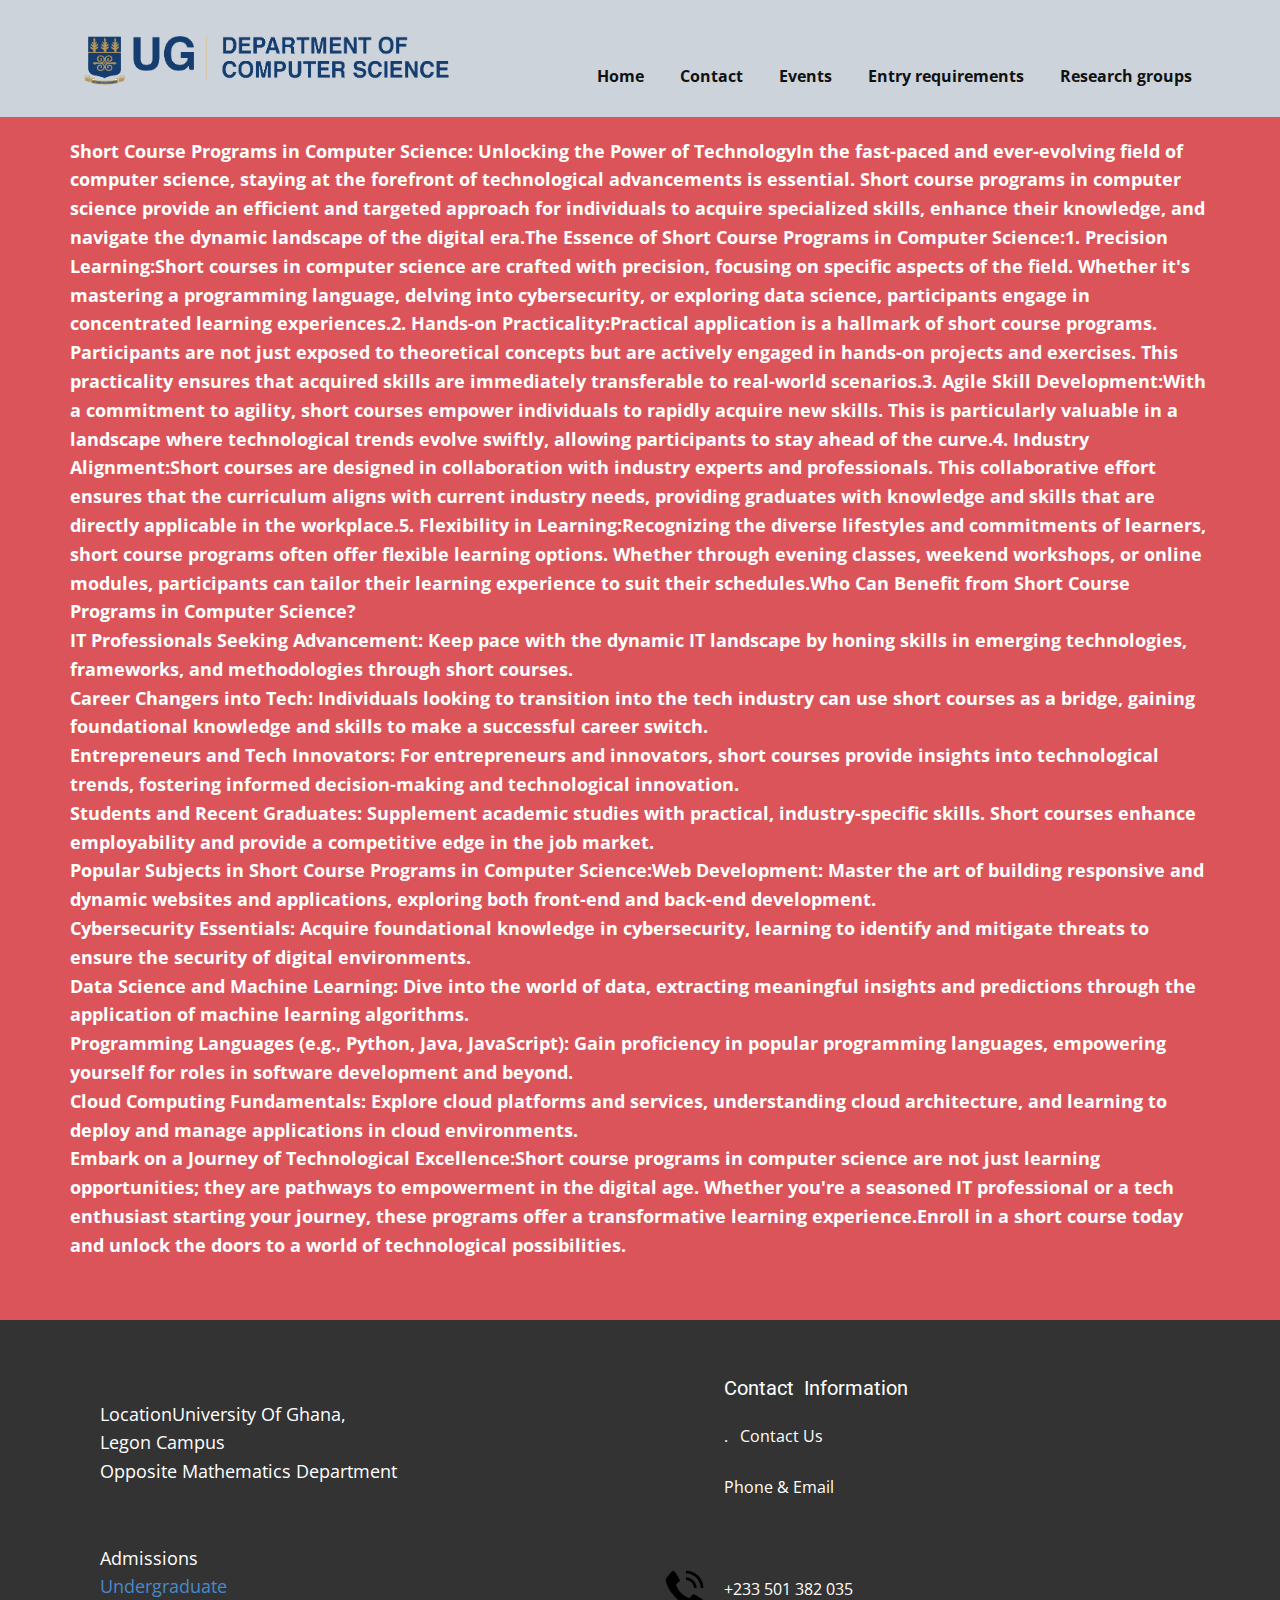
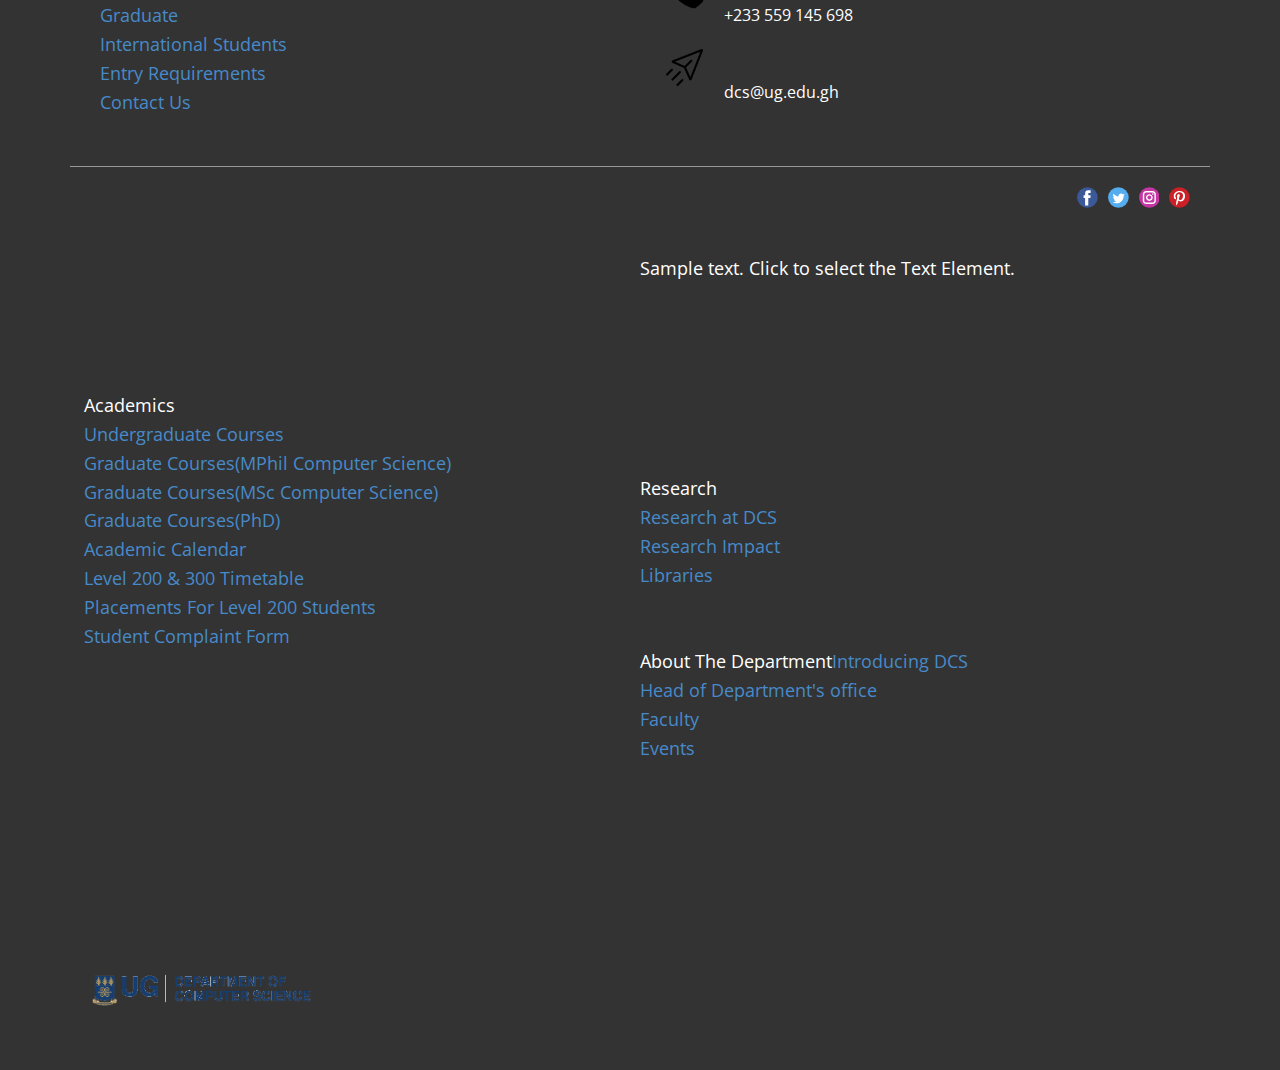
<file: short-courses.html>
<!DOCTYPE html>
<html style="font-size: 16px;" lang="en"><head>
    <meta name="viewport" content="width=device-width, initial-scale=1.0">
    <meta charset="utf-8">
    <meta name="keywords" content="">
    <meta name="description" content="">
    <title>short courses</title>
    <link rel="stylesheet" href="nicepage.css" media="screen">
<link rel="stylesheet" href="short-courses.css" media="screen">
    <script class="u-script" type="text/javascript" src="jquery.js" defer=""></script>
    <script class="u-script" type="text/javascript" src="nicepage.js" defer=""></script>
    
    <link id="u-theme-google-font" rel="stylesheet" href="https://fonts.googleapis.com/css?family=Roboto:100,100i,300,300i,400,400i,500,500i,700,700i,900,900i|Open+Sans:300,300i,400,400i,500,500i,600,600i,700,700i,800,800i">
    
    
    
   

    <meta name="theme-color" content="#478ac9">
    <meta property="og:title" content="short courses">
    <meta property="og:type" content="website">
  <meta data-intl-tel-input-cdn-path="intlTelInput/"></head>
  <body data-path-to-root="./" data-include-products="false" class="u-body u-xl-mode" data-lang="en"><header class="u-clearfix u-header u-palette-5-light-1 u-header" id="sec-4715"><div class="u-clearfix u-sheet u-sheet-1">
        <a href="https://nicepage.com" class="u-align-left u-image u-logo u-image-1" data-image-width="1109" data-image-height="185">
          <img src="images/comScience_logo.png" class="u-logo-image u-logo-image-1">
        </a>
        <nav class="u-menu u-menu-one-level u-offcanvas u-menu-1">
          <div class="menu-collapse" style="font-size: 1rem; letter-spacing: 0px; font-weight: 700;">
            <a class="u-button-style u-custom-left-right-menu-spacing u-custom-padding-bottom u-custom-top-bottom-menu-spacing u-nav-link u-text-active-palette-1-base u-text-hover-palette-2-base" href="#">
              <svg class="u-svg-link" viewBox="0 0 24 24"><use xmlns:xlink="http://www.w3.org/1999/xlink" xlink:href="#menu-hamburger"></use></svg>
              <svg class="u-svg-content" version="1.1" id="menu-hamburger" viewBox="0 0 16 16" x="0px" y="0px" xmlns:xlink="http://www.w3.org/1999/xlink" xmlns="http://www.w3.org/2000/svg"><g><rect y="1" width="16" height="2"></rect><rect y="7" width="16" height="2"></rect><rect y="13" width="16" height="2"></rect>
</g></svg>
            </a>
          </div>
          <div class="u-custom-menu u-nav-container">
            <ul class="u-nav u-unstyled u-nav-1"><li class="u-nav-item"><a class="u-button-style u-nav-link u-text-active-palette-1-base u-text-hover-palette-2-base" href="Home.html" style="padding: 10px 18px;">Home</a>
</li><li class="u-nav-item"><a class="u-button-style u-nav-link u-text-active-palette-1-base u-text-hover-palette-2-base" href="Contact.html" style="padding: 10px 18px;">Contact</a>
</li><li class="u-nav-item"><a class="u-button-style u-nav-link u-text-active-palette-1-base u-text-hover-palette-2-base" style="padding: 10px 18px;">Events</a>
</li><li class="u-nav-item"><a class="u-button-style u-nav-link u-text-active-palette-1-base u-text-hover-palette-2-base" style="padding: 10px 18px;">Entry requirements</a>
</li><li class="u-nav-item"><a class="u-button-style u-nav-link u-text-active-palette-1-base u-text-hover-palette-2-base" style="padding: 10px 18px;">Research groups</a>
</li></ul>
          </div>
          <div class="u-custom-menu u-nav-container-collapse">
            <div class="u-black u-container-style u-inner-container-layout u-opacity u-opacity-95 u-sidenav">
              <div class="u-inner-container-layout u-sidenav-overflow">
                <div class="u-menu-close"></div>
                <ul class="u-align-center u-nav u-popupmenu-items u-unstyled u-nav-2"><li class="u-nav-item"><a class="u-button-style u-nav-link" href="Home.html">Home</a>
</li><li class="u-nav-item"><a class="u-button-style u-nav-link" href="Contact.html">Contact</a>
</li><li class="u-nav-item"><a class="u-button-style u-nav-link">Events</a>
</li><li class="u-nav-item"><a class="u-button-style u-nav-link">Entry requirements</a>
</li><li class="u-nav-item"><a class="u-button-style u-nav-link">Research groups</a>
</li></ul>
              </div>
            </div>
            <div class="u-black u-menu-overlay u-opacity u-opacity-70"></div>
          </div>
        </nav>
      </div></header>
    <section class="u-clearfix u-palette-2-base u-section-1" id="sec-ca3e">
      <div class="u-clearfix u-sheet u-sheet-1">
        <p class="u-text u-text-default u-text-1"> Short Course Programs in Computer Science: Unlocking the Power of TechnologyIn the fast-paced and ever-evolving field of computer science, staying at the forefront of technological advancements is essential. Short course programs in computer science provide an efficient and targeted approach for individuals to acquire specialized skills, enhance their knowledge, and navigate the dynamic landscape of the digital era.The Essence of Short Course Programs in Computer Science:1. Precision Learning:Short courses in computer science are crafted with precision, focusing on specific aspects of the field. Whether it's mastering a programming language, delving into cybersecurity, or exploring data science, participants engage in concentrated learning experiences.2. Hands-on Practicality:Practical application is a hallmark of short course programs. Participants are not just exposed to theoretical concepts but are actively engaged in hands-on projects and exercises. This practicality ensures that acquired skills are immediately transferable to real-world scenarios.3. Agile Skill Development:With a commitment to agility, short courses empower individuals to rapidly acquire new skills. This is particularly valuable in a landscape where technological trends evolve swiftly, allowing participants to stay ahead of the curve.4. Industry Alignment:Short courses are designed in collaboration with industry experts and professionals. This collaborative effort ensures that the curriculum aligns with current industry needs, providing graduates with knowledge and skills that are directly applicable in the workplace.5. Flexibility in Learning:Recognizing the diverse lifestyles and commitments of learners, short course programs often offer flexible learning options. Whether through evening classes, weekend workshops, or online modules, participants can tailor their learning experience to suit their schedules.Who Can Benefit from Short Course Programs in Computer Science?<br>IT Professionals Seeking Advancement:
Keep pace with the dynamic IT landscape by honing skills in emerging technologies, frameworks, and methodologies through short courses.<br>Career Changers into Tech:
Individuals looking to transition into the tech industry can use short courses as a bridge, gaining foundational knowledge and skills to make a successful career switch.<br>Entrepreneurs and Tech Innovators:
For entrepreneurs and innovators, short courses provide insights into technological trends, fostering informed decision-making and technological innovation.<br>Students and Recent Graduates:
Supplement academic studies with practical, industry-specific skills. Short courses enhance employability and provide a competitive edge in the job market.<br>Popular Subjects in Short Course Programs in Computer Science:Web Development:
Master the art of building responsive and dynamic websites and applications, exploring both front-end and back-end development.<br>Cybersecurity Essentials:
Acquire foundational knowledge in cybersecurity, learning to identify and mitigate threats to ensure the security of digital environments.<br>Data Science and Machine Learning:
Dive into the world of data, extracting meaningful insights and predictions through the application of machine learning algorithms.<br>Programming Languages (e.g., Python, Java, JavaScript):
Gain proficiency in popular programming languages, empowering yourself for roles in software development and beyond.<br>Cloud Computing Fundamentals:
Explore cloud platforms and services, understanding cloud architecture, and learning to deploy and manage applications in cloud environments.<br>Embark on a Journey of Technological Excellence:Short course programs in computer science are not just learning opportunities; they are pathways to empowerment in the digital age. Whether you're a seasoned IT professional or a tech enthusiast starting your journey, these programs offer a transformative learning experience.Enroll in a short course today and unlock the doors to a world of technological possibilities.
        </p>
      </div>
    </section>
    
    
    
    <footer class="u-clearfix u-footer u-grey-80" id="sec-4683"><div class="u-clearfix u-sheet u-sheet-1">
        <div class="data-layout-selected u-clearfix u-expanded-width u-gutter-30 u-layout-wrap u-layout-wrap-1">
          <div class="u-gutter-0 u-layout">
            <div class="u-layout-row">
              <div class="u-align-left u-container-style u-layout-cell u-size-30 u-layout-cell-1">
                <div class="u-container-layout u-container-layout-1">
                  <p class="u-text u-text-default u-text-1"> LocationUniversity Of Ghana,&nbsp;<br>Legon Campus<br>Opposite Mathematics Department<br>
                    <br>
                    <br>Admissions<br>
                    <a href="http://admission.ug.edu.gh/applying/undergraduate/overview" class="u-active-none u-border-none u-btn u-button-style u-hover-none u-none u-text-palette-1-base u-btn-1">Undergraduate</a>
                    <br>
                    <a href="http://admission.ug.edu.gh/applying/postgraduate/overview" class="u-active-none u-border-none u-btn u-button-style u-hover-none u-none u-text-palette-1-base u-btn-2">Graduate</a>
                    <br>
                    <a href="http://admission.ug.edu.gh/applying/international/overview" class="u-active-none u-border-none u-btn u-button-style u-hover-none u-none u-text-palette-1-base u-btn-3">International Students</a>
                    <br>
                    <a href="https://dcs.ug.edu.gh/entry" class="u-active-none u-border-none u-btn u-button-style u-hover-none u-none u-text-palette-1-base u-btn-4">Entry Requirements</a>
                    <br>
                    <a href="https://dcs.ug.edu.gh/contact" class="u-active-none u-border-none u-btn u-button-style u-hover-none u-none u-text-palette-1-base u-btn-5">Contact Us</a>
                    <br>
                  </p>
                </div>
              </div>
              <div class="u-align-left u-container-style u-layout-cell u-right-cell u-size-30 u-layout-cell-2">
                <div class="u-container-layout u-container-layout-2"><!--position-->
                  <div data-position="" class="u-position u-position-1"><!--block-->
                    <div class="u-block">
                      <div class="u-block-container u-clearfix"><!--block_header-->
                        <h5 class="u-block-header u-text"><!--block_header_content-->Contact&nbsp; Information<br>
                          <br><!--/block_header_content-->
                        </h5><!--/block_header--><!--block_content-->
                        <div class="u-block-content u-text"><!--block_content_content-->.&nbsp; &nbsp;Contact Us<br>
                          <br>Phone &amp; Email<br>
                          <br>
                          <br>
                          <br>+233 501 382 035<br>+233 559 145 698<br>
                          <br>
                          <br>dcs@ug.edu.gh<!--/block_content_content-->
                        </div><!--/block_content-->
                      </div>
                    </div><!--/block-->
                  </div><!--/position--><span class="u-file-icon u-icon u-icon-1"><img src="images/4836992.png" alt=""></span><span class="u-file-icon u-icon u-icon-2"><img src="images/3059502.png" alt=""></span>
                </div>
              </div>
            </div>
          </div>
        </div>
        <div class="u-border-1 u-border-white u-expanded-width u-line u-line-horizontal u-opacity u-opacity-50 u-line-1"></div>
        <div class="u-social-icons u-spacing-10 u-social-icons-1">
          <a class="u-social-url" title="facebook" target="_blank" href=""><span class="u-icon u-social-facebook u-social-icon u-icon-3"><svg class="u-svg-link" preserveAspectRatio="xMidYMin slice" viewBox="0 0 112 112" style=""><use xmlns:xlink="http://www.w3.org/1999/xlink" xlink:href="#svg-f1bc"></use></svg><svg class="u-svg-content" viewBox="0 0 112 112" x="0" y="0" id="svg-f1bc"><circle fill="currentColor" cx="56.1" cy="56.1" r="55"></circle><path fill="#FFFFFF" d="M73.5,31.6h-9.1c-1.4,0-3.6,0.8-3.6,3.9v8.5h12.6L72,58.3H60.8v40.8H43.9V58.3h-8V43.9h8v-9.2
      c0-6.7,3.1-17,17-17h12.5v13.9H73.5z"></path></svg></span>
          </a>
          <a class="u-social-url" title="twitter" target="_blank" href=""><span class="u-icon u-social-icon u-social-twitter u-icon-4"><svg class="u-svg-link" preserveAspectRatio="xMidYMin slice" viewBox="0 0 112 112" style=""><use xmlns:xlink="http://www.w3.org/1999/xlink" xlink:href="#svg-59eb"></use></svg><svg class="u-svg-content" viewBox="0 0 112 112" x="0" y="0" id="svg-59eb"><circle fill="currentColor" class="st0" cx="56.1" cy="56.1" r="55"></circle><path fill="#FFFFFF" d="M83.8,47.3c0,0.6,0,1.2,0,1.7c0,17.7-13.5,38.2-38.2,38.2C38,87.2,31,85,25,81.2c1,0.1,2.1,0.2,3.2,0.2
      c6.3,0,12.1-2.1,16.7-5.7c-5.9-0.1-10.8-4-12.5-9.3c0.8,0.2,1.7,0.2,2.5,0.2c1.2,0,2.4-0.2,3.5-0.5c-6.1-1.2-10.8-6.7-10.8-13.1
      c0-0.1,0-0.1,0-0.2c1.8,1,3.9,1.6,6.1,1.7c-3.6-2.4-6-6.5-6-11.2c0-2.5,0.7-4.8,1.8-6.7c6.6,8.1,16.5,13.5,27.6,14
      c-0.2-1-0.3-2-0.3-3.1c0-7.4,6-13.4,13.4-13.4c3.9,0,7.3,1.6,9.8,4.2c3.1-0.6,5.9-1.7,8.5-3.3c-1,3.1-3.1,5.8-5.9,7.4
      c2.7-0.3,5.3-1,7.7-2.1C88.7,43,86.4,45.4,83.8,47.3z"></path></svg></span>
          </a>
          <a class="u-social-url" title="instagram" target="_blank" href=""><span class="u-icon u-social-icon u-social-instagram u-icon-5"><svg class="u-svg-link" preserveAspectRatio="xMidYMin slice" viewBox="0 0 112 112" style=""><use xmlns:xlink="http://www.w3.org/1999/xlink" xlink:href="#svg-5155"></use></svg><svg class="u-svg-content" viewBox="0 0 112 112" x="0" y="0" id="svg-5155"><circle fill="currentColor" cx="56.1" cy="56.1" r="55"></circle><path fill="#FFFFFF" d="M55.9,38.2c-9.9,0-17.9,8-17.9,17.9C38,66,46,74,55.9,74c9.9,0,17.9-8,17.9-17.9C73.8,46.2,65.8,38.2,55.9,38.2
      z M55.9,66.4c-5.7,0-10.3-4.6-10.3-10.3c-0.1-5.7,4.6-10.3,10.3-10.3c5.7,0,10.3,4.6,10.3,10.3C66.2,61.8,61.6,66.4,55.9,66.4z"></path><path fill="#FFFFFF" d="M74.3,33.5c-2.3,0-4.2,1.9-4.2,4.2s1.9,4.2,4.2,4.2s4.2-1.9,4.2-4.2S76.6,33.5,74.3,33.5z"></path><path fill="#FFFFFF" d="M73.1,21.3H38.6c-9.7,0-17.5,7.9-17.5,17.5v34.5c0,9.7,7.9,17.6,17.5,17.6h34.5c9.7,0,17.5-7.9,17.5-17.5V38.8
      C90.6,29.1,82.7,21.3,73.1,21.3z M83,73.3c0,5.5-4.5,9.9-9.9,9.9H38.6c-5.5,0-9.9-4.5-9.9-9.9V38.8c0-5.5,4.5-9.9,9.9-9.9h34.5
      c5.5,0,9.9,4.5,9.9,9.9V73.3z"></path></svg></span>
          </a>
          <a class="u-social-url" title="pinterest" target="_blank" href=""><span class="u-icon u-social-icon u-social-pinterest u-icon-6"><svg class="u-svg-link" preserveAspectRatio="xMidYMin slice" viewBox="0 0 112 112" style=""><use xmlns:xlink="http://www.w3.org/1999/xlink" xlink:href="#svg-d352"></use></svg><svg class="u-svg-content" viewBox="0 0 112 112" x="0" y="0" id="svg-d352"><circle fill="currentColor" cx="56.1" cy="56.1" r="55"></circle><path fill="#FFFFFF" d="M61.1,76.9c-4.7-0.3-6.7-2.7-10.3-5c-2,10.7-4.6,20.9-11.9,26.2c-2.2-16.1,3.3-28.2,5.9-41
      c-4.4-7.5,0.6-22.5,9.9-18.8c11.6,4.6-10,27.8,4.4,30.7C74.2,72,80.3,42.8,71,33.4C57.5,19.6,31.7,33,34.9,52.6
      c0.8,4.8,5.8,6.2,2,12.9c-8.7-1.9-11.2-8.8-10.9-17.8C26.5,32.8,39.3,22.5,52.2,21c16.3-1.9,31.6,5.9,33.7,21.2
      C88.2,59.5,78.6,78.2,61.1,76.9z"></path></svg></span>
          </a>
        </div>
        <p class="u-text u-text-4">Sample text. Click to select the Text Element.</p>
        <p class="u-text u-text-5"> Academics<br>
          <a href="https://dcs.ug.edu.gh/undergrad-course" class="u-active-none u-border-none u-btn u-button-style u-hover-none u-none u-text-palette-1-base u-btn-6">Undergraduate Courses</a>
          <br>
          <a href="https://dcs.ug.edu.gh/mphil-course" class="u-active-none u-border-none u-btn u-button-style u-hover-none u-none u-text-palette-1-base u-btn-7">Graduate Courses(MPhil Computer Science)</a>
          <br>
          <a href="https://dcs.ug.edu.gh/msc-course" class="u-active-none u-border-none u-btn u-button-style u-hover-none u-none u-text-palette-1-base u-btn-8">Graduate Courses(MSc Computer Science)</a>
          <br>
          <a href="https://dcs.ug.edu.gh/phd-course" class="u-active-none u-border-none u-btn u-button-style u-hover-none u-none u-text-palette-1-base u-btn-9">Graduate Courses(PhD)</a>
          <br>
          <a href="https://www.ug.edu.gh/academics/calendar" class="u-active-none u-border-none u-btn u-button-style u-hover-none u-none u-text-palette-1-base u-btn-10">Academic Calendar</a>
          <br>
          <a href="https://dcs.ug.edu.gh/img/_DEPARTMENT%20OF%20COMPUTER%20SCIENCE,%20UG%20-%20200%20&amp;%20300.pdf" class="u-active-none u-border-none u-btn u-button-style u-hover-none u-none u-text-palette-1-base u-btn-11">Level 200 &amp; 300 Timetable</a>
          <br>
          <a href="https://dcs.ug.edu.gh/img/_Placements%20lvl200.pdf" class="u-active-none u-border-none u-btn u-button-style u-hover-none u-none u-text-palette-1-base u-btn-12">Placements For Level 200 Students</a>
          <br>
          <a href="https://forms.gle/smoyM5M3HWaayagk7" class="u-active-none u-border-none u-btn u-button-style u-hover-none u-none u-text-palette-1-base u-btn-13">Student Complaint Form</a>
        </p>
        <p class="u-text u-text-6"> Research<br>
          <a href="https://dcs.ug.edu.gh/research-dcs" class="u-active-none u-border-none u-btn u-button-style u-hover-none u-none u-text-palette-1-base u-btn-14">Research at DCS</a>
          <br>
          <a href="https://dcs.ug.edu.gh/research-impact" class="u-active-none u-border-none u-btn u-button-style u-hover-none u-none u-text-palette-1-base u-btn-15">Research Impact</a>
          <br>
          <a href="http://balme.ug.edu.gh/" class="u-active-none u-border-none u-btn u-button-style u-hover-none u-none u-text-palette-1-base u-btn-16">Libraries</a>
          <br>
          <br>
          <br>About The Department<a href="https://dcs.ug.edu.gh/about" class="u-active-none u-border-none u-btn u-button-style u-hover-none u-none u-text-palette-1-base u-btn-17">Introducing DCS</a>
          <br>
          <a href="https://dcs.ug.edu.gh/officehod" class="u-active-none u-border-none u-btn u-button-style u-hover-none u-none u-text-palette-1-base u-btn-18">Head of Department's office</a>
          <br>
          <a href="https://dcs.ug.edu.gh/faculty" class="u-active-none u-border-none u-btn u-button-style u-hover-none u-none u-text-palette-1-base u-btn-19">Faculty</a>
          <br>
          <a href="https://dcs.ug.edu.gh/events" class="u-active-none u-border-none u-btn u-button-style u-hover-none u-none u-text-palette-1-base u-btn-20">Events</a>
        </p>
        <a href="https://nicepage.com" class="u-image u-logo u-image-1" data-image-width="1109" data-image-height="185">
          <img src="images/comScience_logo.png" class="u-logo-image u-logo-image-1">
        </a>
      </div></footer>
    
  
</body></html>
</file>
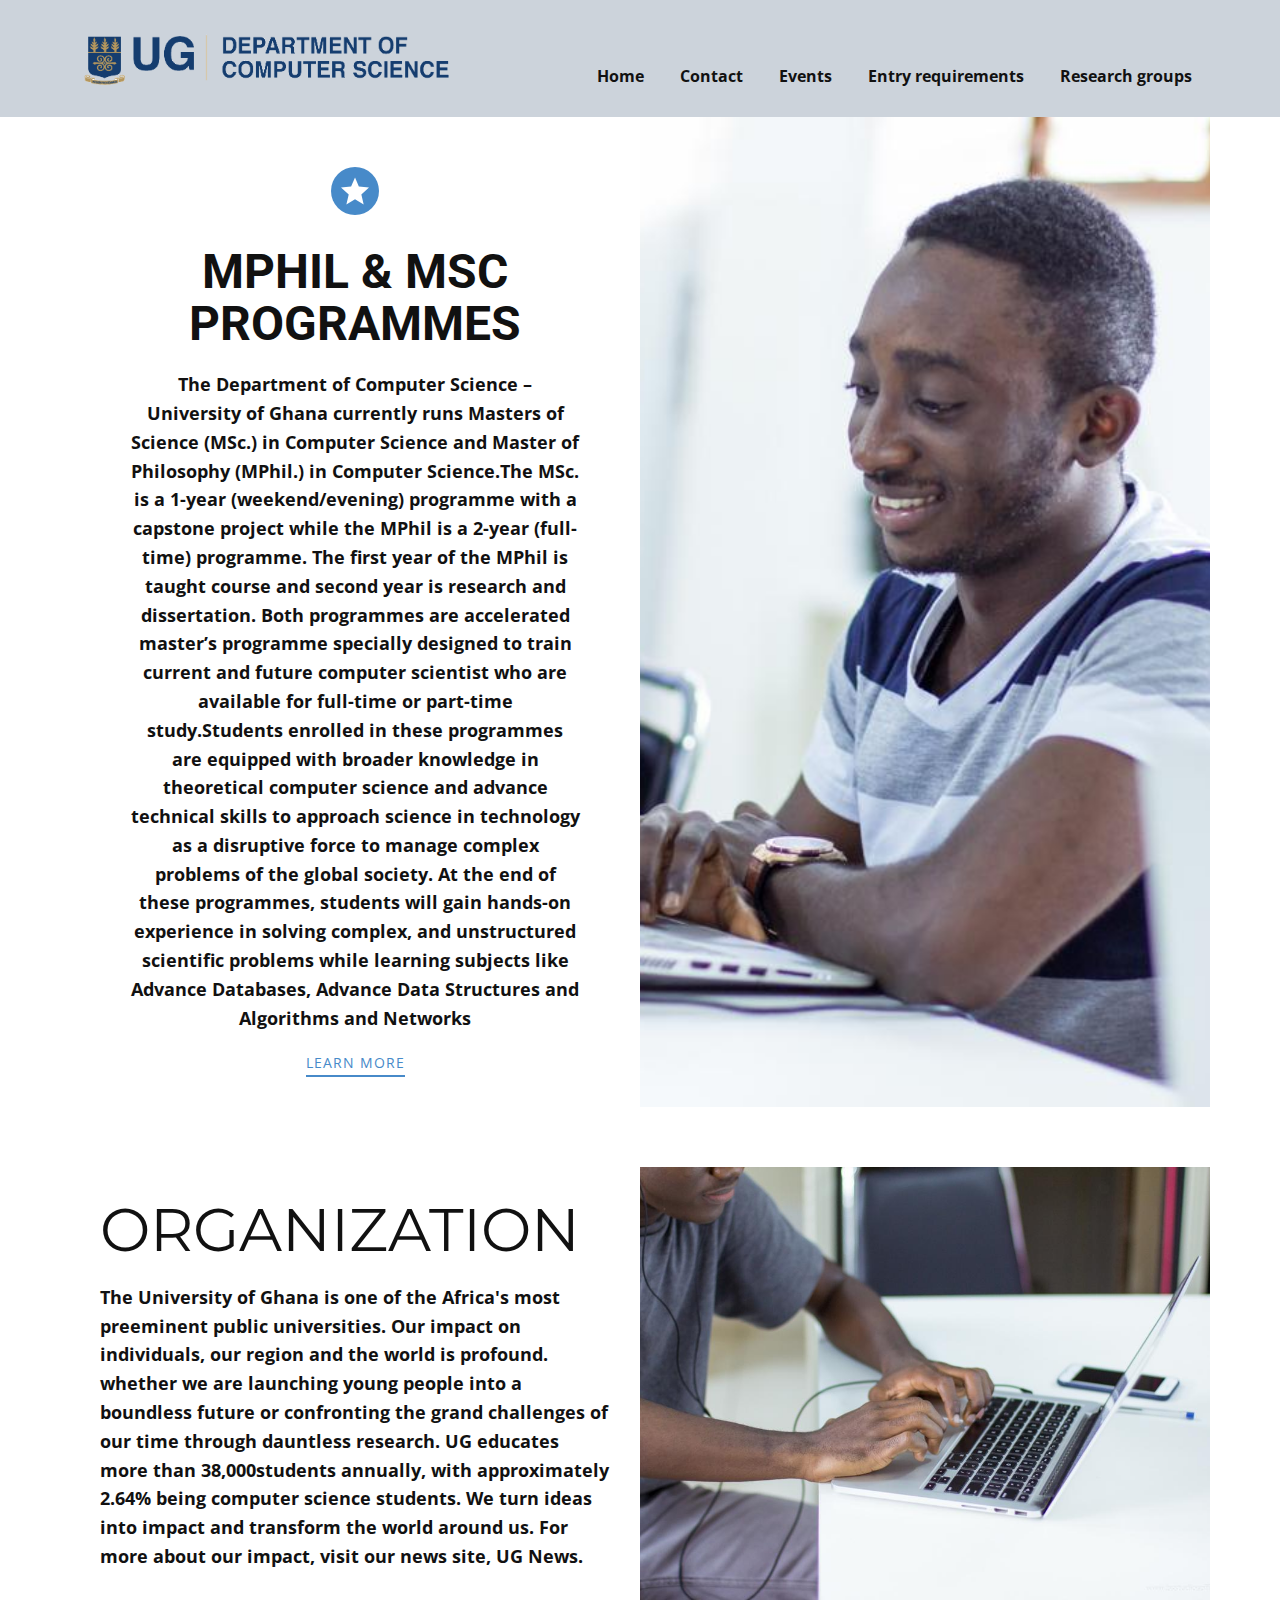
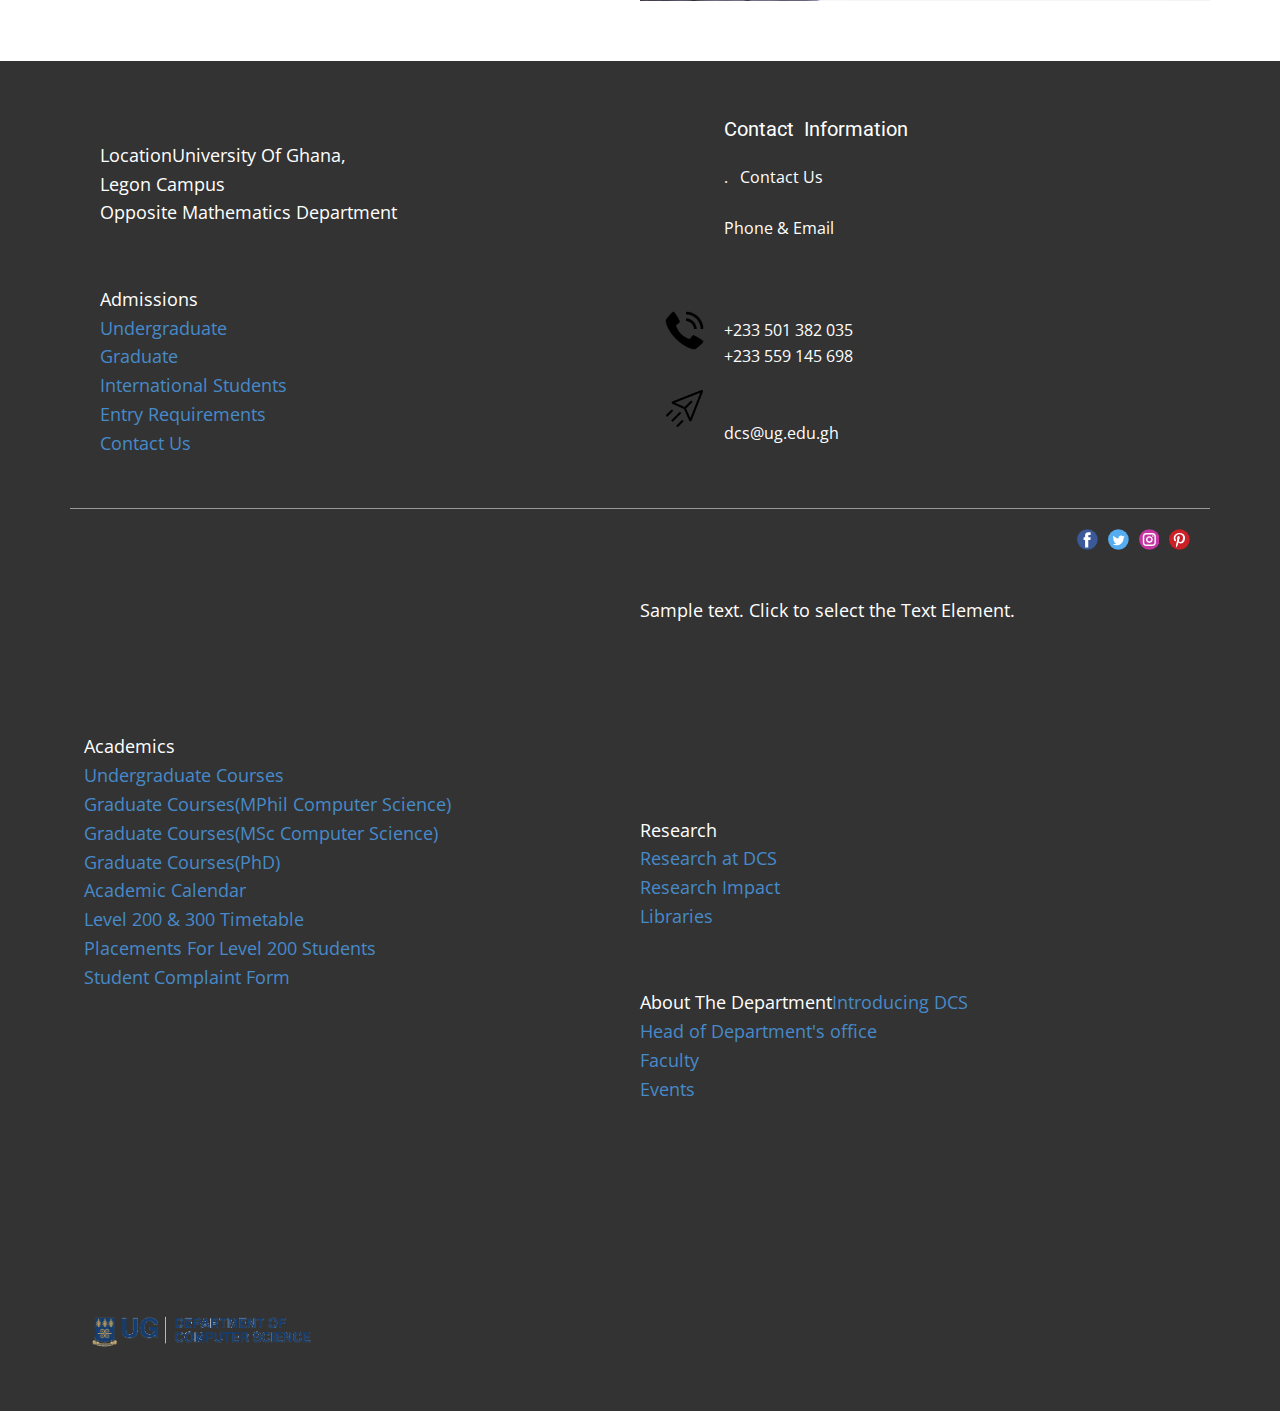
<file: undergraduate-programmes.html>
<!DOCTYPE html>
<html style="font-size: 16px;" lang="en"><head>
    <meta name="viewport" content="width=device-width, initial-scale=1.0">
    <meta charset="utf-8">
    <meta name="keywords" content="MPHIL &amp;amp; MSC PROGRAMMES, ORGANIZATION​">
    <meta name="description" content="">
    <title>undergraduate programmes</title>
    <link rel="stylesheet" href="nicepage.css" media="screen">
<link rel="stylesheet" href="undergraduate-programmes.css" media="screen">
    <script class="u-script" type="text/javascript" src="jquery.js" defer=""></script>
    <script class="u-script" type="text/javascript" src="nicepage.js" defer=""></script>
    
    <link id="u-theme-google-font" rel="stylesheet" href="https://fonts.googleapis.com/css?family=Roboto:100,100i,300,300i,400,400i,500,500i,700,700i,900,900i|Open+Sans:300,300i,400,400i,500,500i,600,600i,700,700i,800,800i">
    <link id="u-page-google-font" rel="stylesheet" href="https://fonts.googleapis.com/css?family=Montserrat:100,100i,200,200i,300,300i,400,400i,500,500i,600,600i,700,700i,800,800i,900,900i">
    
    
    
    
   
    <meta name="theme-color" content="#478ac9">
    <meta property="og:title" content="undergraduate programmes">
    <meta property="og:type" content="website">
  <meta data-intl-tel-input-cdn-path="intlTelInput/"></head>
  <body data-path-to-root="./" data-include-products="false" class="u-body u-xl-mode" data-lang="en"><header class="u-clearfix u-header u-palette-5-light-1 u-header" id="sec-4715"><div class="u-clearfix u-sheet u-sheet-1">
        <a href="https://nicepage.com" class="u-align-left u-image u-logo u-image-1" data-image-width="1109" data-image-height="185">
          <img src="images/comScience_logo.png" class="u-logo-image u-logo-image-1">
        </a>
        <nav class="u-menu u-menu-one-level u-offcanvas u-menu-1">
          <div class="menu-collapse" style="font-size: 1rem; letter-spacing: 0px; font-weight: 700;">
            <a class="u-button-style u-custom-left-right-menu-spacing u-custom-padding-bottom u-custom-top-bottom-menu-spacing u-nav-link u-text-active-palette-1-base u-text-hover-palette-2-base" href="#">
              <svg class="u-svg-link" viewBox="0 0 24 24"><use xmlns:xlink="http://www.w3.org/1999/xlink" xlink:href="#menu-hamburger"></use></svg>
              <svg class="u-svg-content" version="1.1" id="menu-hamburger" viewBox="0 0 16 16" x="0px" y="0px" xmlns:xlink="http://www.w3.org/1999/xlink" xmlns="http://www.w3.org/2000/svg"><g><rect y="1" width="16" height="2"></rect><rect y="7" width="16" height="2"></rect><rect y="13" width="16" height="2"></rect>
</g></svg>
            </a>
          </div>
          <div class="u-custom-menu u-nav-container">
            <ul class="u-nav u-unstyled u-nav-1"><li class="u-nav-item"><a class="u-button-style u-nav-link u-text-active-palette-1-base u-text-hover-palette-2-base" href="Home.html" style="padding: 10px 18px;">Home</a>
</li><li class="u-nav-item"><a class="u-button-style u-nav-link u-text-active-palette-1-base u-text-hover-palette-2-base" href="Contact.html" style="padding: 10px 18px;">Contact</a>
</li><li class="u-nav-item"><a class="u-button-style u-nav-link u-text-active-palette-1-base u-text-hover-palette-2-base" style="padding: 10px 18px;">Events</a>
</li><li class="u-nav-item"><a class="u-button-style u-nav-link u-text-active-palette-1-base u-text-hover-palette-2-base" style="padding: 10px 18px;">Entry requirements</a>
</li><li class="u-nav-item"><a class="u-button-style u-nav-link u-text-active-palette-1-base u-text-hover-palette-2-base" style="padding: 10px 18px;">Research groups</a>
</li></ul>
          </div>
          <div class="u-custom-menu u-nav-container-collapse">
            <div class="u-black u-container-style u-inner-container-layout u-opacity u-opacity-95 u-sidenav">
              <div class="u-inner-container-layout u-sidenav-overflow">
                <div class="u-menu-close"></div>
                <ul class="u-align-center u-nav u-popupmenu-items u-unstyled u-nav-2"><li class="u-nav-item"><a class="u-button-style u-nav-link" href="Home.html">Home</a>
</li><li class="u-nav-item"><a class="u-button-style u-nav-link" href="Contact.html">Contact</a>
</li><li class="u-nav-item"><a class="u-button-style u-nav-link">Events</a>
</li><li class="u-nav-item"><a class="u-button-style u-nav-link">Entry requirements</a>
</li><li class="u-nav-item"><a class="u-button-style u-nav-link">Research groups</a>
</li></ul>
              </div>
            </div>
            <div class="u-black u-menu-overlay u-opacity u-opacity-70"></div>
          </div>
        </nav>
      </div></header>
    <section class="u-clearfix u-section-1" id="sec-ac3d">
      <div class="u-clearfix u-sheet u-sheet-1">
        <div class="data-layout-selected u-clearfix u-expanded-width u-gutter-0 u-layout-wrap u-layout-wrap-1">
          <div class="u-layout" style="">
            <div class="u-layout-row" style="">
              <div class="u-align-center u-container-style u-layout-cell u-left-cell u-size-30 u-size-xs-60 u-white u-layout-cell-1" src="">
                <div class="u-container-layout u-valign-middle u-container-layout-1"><span class="u-icon u-icon-circle u-palette-1-base u-icon-1"><svg class="u-svg-link" preserveAspectRatio="xMidYMin slice" viewBox="0 0 32 32" style=""><use xmlns:xlink="http://www.w3.org/1999/xlink" xlink:href="#svg-3b40"></use></svg><svg class="u-svg-content" viewBox="0 0 32 32" id="svg-3b40"><g><path d="M20.388,10.918L32,12.118l-8.735,7.749L25.914,31.4l-9.893-6.088L6.127,31.4l2.695-11.533L0,12.118 l11.547-1.2L16.026,0.6L20.388,10.918z"></path>
</g></svg>
                
                
              </span>
                  <h2 class="u-text u-text-default u-text-1">MPHIL &amp; MSC PROGRAMMES</h2>
                  <p class="u-text u-text-2"> The Department of Computer Science – University of Ghana currently runs Masters of Science (MSc.) in Computer Science and Master of Philosophy (MPhil.) in Computer Science.The MSc. is a 1-year (weekend/evening) programme with a capstone project while the MPhil is a 2-year (full-time) programme. The first year of the MPhil is taught course and second year is research and dissertation. Both programmes are accelerated master’s programme specially designed to train current and future computer scientist who are available for full-time or part-time study.Students enrolled in these programmes are equipped with broader knowledge in theoretical computer science and advance technical skills to approach science in technology as a disruptive force to manage complex problems of the global society. At the end of these programmes, students will gain hands-on experience in solving complex, and unstructured scientific problems while learning subjects like Advance Databases, Advance Data Structures and Algorithms and Networks</p>
                  <a href="" class="u-active-none u-border-2 u-border-no-left u-border-no-right u-border-no-top u-border-palette-1-base u-btn u-btn-rectangle u-button-style u-hover-none u-none u-btn-1">learn more</a>
                </div>
              </div>
              <div class="u-align-center u-container-style u-image u-layout-cell u-right-cell u-size-30 u-size-xs-60 u-image-1" src="" data-image-width="1080" data-image-height="720">
                <div class="u-container-layout u-valign-middle u-container-layout-2" src=""></div>
              </div>
            </div>
          </div>
        </div>
      </div>
    </section>
    <section class="u-clearfix u-section-2" id="sec-90c2">
      <div class="u-clearfix u-sheet u-sheet-1">
        <div class="data-layout-selected u-clearfix u-expanded-width u-layout-wrap u-layout-wrap-1">
          <div class="u-layout">
            <div class="u-layout-row">
              <div class="u-container-style u-layout-cell u-size-30 u-layout-cell-1">
                <div class="u-container-layout u-container-layout-1">
                  <h1 class="u-custom-font u-font-montserrat u-text u-text-default u-text-1">ORGANIZATION </h1>
                  <p class="u-text u-text-default u-text-2"> The University of Ghana is one of the Africa's most preeminent public universities. Our impact on individuals, our region and the world is profound. whether we are launching young people into a boundless future or confronting the grand challenges of our time through dauntless research. UG educates more than 38,000students annually, with approximately 2.64% being computer science students. We turn ideas into impact and transform the world around us. For more about our impact, visit our news site, UG News.</p>
                </div>
              </div>
              <div class="u-container-align-center u-container-style u-image u-layout-cell u-size-30 u-image-1" data-image-width="1080" data-image-height="720">
                <div class="u-container-layout u-container-layout-2"></div>
              </div>
            </div>
          </div>
        </div>
      </div>
    </section>
    
    
    
    <footer class="u-clearfix u-footer u-grey-80" id="sec-4683"><div class="u-clearfix u-sheet u-sheet-1">
        <div class="data-layout-selected u-clearfix u-expanded-width u-gutter-30 u-layout-wrap u-layout-wrap-1">
          <div class="u-gutter-0 u-layout">
            <div class="u-layout-row">
              <div class="u-align-left u-container-style u-layout-cell u-size-30 u-layout-cell-1">
                <div class="u-container-layout u-container-layout-1">
                  <p class="u-text u-text-default u-text-1"> LocationUniversity Of Ghana,&nbsp;<br>Legon Campus<br>Opposite Mathematics Department<br>
                    <br>
                    <br>Admissions<br>
                    <a href="http://admission.ug.edu.gh/applying/undergraduate/overview" class="u-active-none u-border-none u-btn u-button-style u-hover-none u-none u-text-palette-1-base u-btn-1">Undergraduate</a>
                    <br>
                    <a href="http://admission.ug.edu.gh/applying/postgraduate/overview" class="u-active-none u-border-none u-btn u-button-style u-hover-none u-none u-text-palette-1-base u-btn-2">Graduate</a>
                    <br>
                    <a href="http://admission.ug.edu.gh/applying/international/overview" class="u-active-none u-border-none u-btn u-button-style u-hover-none u-none u-text-palette-1-base u-btn-3">International Students</a>
                    <br>
                    <a href="https://dcs.ug.edu.gh/entry" class="u-active-none u-border-none u-btn u-button-style u-hover-none u-none u-text-palette-1-base u-btn-4">Entry Requirements</a>
                    <br>
                    <a href="https://dcs.ug.edu.gh/contact" class="u-active-none u-border-none u-btn u-button-style u-hover-none u-none u-text-palette-1-base u-btn-5">Contact Us</a>
                    <br>
                  </p>
                </div>
              </div>
              <div class="u-align-left u-container-style u-layout-cell u-right-cell u-size-30 u-layout-cell-2">
                <div class="u-container-layout u-container-layout-2"><!--position-->
                  <div data-position="" class="u-position u-position-1"><!--block-->
                    <div class="u-block">
                      <div class="u-block-container u-clearfix"><!--block_header-->
                        <h5 class="u-block-header u-text"><!--block_header_content-->Contact&nbsp; Information<br>
                          <br><!--/block_header_content-->
                        </h5><!--/block_header--><!--block_content-->
                        <div class="u-block-content u-text"><!--block_content_content-->.&nbsp; &nbsp;Contact Us<br>
                          <br>Phone &amp; Email<br>
                          <br>
                          <br>
                          <br>+233 501 382 035<br>+233 559 145 698<br>
                          <br>
                          <br>dcs@ug.edu.gh<!--/block_content_content-->
                        </div><!--/block_content-->
                      </div>
                    </div><!--/block-->
                  </div><!--/position--><span class="u-file-icon u-icon u-icon-1"><img src="images/4836992.png" alt=""></span><span class="u-file-icon u-icon u-icon-2"><img src="images/3059502.png" alt=""></span>
                </div>
              </div>
            </div>
          </div>
        </div>
        <div class="u-border-1 u-border-white u-expanded-width u-line u-line-horizontal u-opacity u-opacity-50 u-line-1"></div>
        <div class="u-social-icons u-spacing-10 u-social-icons-1">
          <a class="u-social-url" title="facebook" target="_blank" href=""><span class="u-icon u-social-facebook u-social-icon u-icon-3"><svg class="u-svg-link" preserveAspectRatio="xMidYMin slice" viewBox="0 0 112 112" style=""><use xmlns:xlink="http://www.w3.org/1999/xlink" xlink:href="#svg-f1bc"></use></svg><svg class="u-svg-content" viewBox="0 0 112 112" x="0" y="0" id="svg-f1bc"><circle fill="currentColor" cx="56.1" cy="56.1" r="55"></circle><path fill="#FFFFFF" d="M73.5,31.6h-9.1c-1.4,0-3.6,0.8-3.6,3.9v8.5h12.6L72,58.3H60.8v40.8H43.9V58.3h-8V43.9h8v-9.2
      c0-6.7,3.1-17,17-17h12.5v13.9H73.5z"></path></svg></span>
          </a>
          <a class="u-social-url" title="twitter" target="_blank" href=""><span class="u-icon u-social-icon u-social-twitter u-icon-4"><svg class="u-svg-link" preserveAspectRatio="xMidYMin slice" viewBox="0 0 112 112" style=""><use xmlns:xlink="http://www.w3.org/1999/xlink" xlink:href="#svg-59eb"></use></svg><svg class="u-svg-content" viewBox="0 0 112 112" x="0" y="0" id="svg-59eb"><circle fill="currentColor" class="st0" cx="56.1" cy="56.1" r="55"></circle><path fill="#FFFFFF" d="M83.8,47.3c0,0.6,0,1.2,0,1.7c0,17.7-13.5,38.2-38.2,38.2C38,87.2,31,85,25,81.2c1,0.1,2.1,0.2,3.2,0.2
      c6.3,0,12.1-2.1,16.7-5.7c-5.9-0.1-10.8-4-12.5-9.3c0.8,0.2,1.7,0.2,2.5,0.2c1.2,0,2.4-0.2,3.5-0.5c-6.1-1.2-10.8-6.7-10.8-13.1
      c0-0.1,0-0.1,0-0.2c1.8,1,3.9,1.6,6.1,1.7c-3.6-2.4-6-6.5-6-11.2c0-2.5,0.7-4.8,1.8-6.7c6.6,8.1,16.5,13.5,27.6,14
      c-0.2-1-0.3-2-0.3-3.1c0-7.4,6-13.4,13.4-13.4c3.9,0,7.3,1.6,9.8,4.2c3.1-0.6,5.9-1.7,8.5-3.3c-1,3.1-3.1,5.8-5.9,7.4
      c2.7-0.3,5.3-1,7.7-2.1C88.7,43,86.4,45.4,83.8,47.3z"></path></svg></span>
          </a>
          <a class="u-social-url" title="instagram" target="_blank" href=""><span class="u-icon u-social-icon u-social-instagram u-icon-5"><svg class="u-svg-link" preserveAspectRatio="xMidYMin slice" viewBox="0 0 112 112" style=""><use xmlns:xlink="http://www.w3.org/1999/xlink" xlink:href="#svg-5155"></use></svg><svg class="u-svg-content" viewBox="0 0 112 112" x="0" y="0" id="svg-5155"><circle fill="currentColor" cx="56.1" cy="56.1" r="55"></circle><path fill="#FFFFFF" d="M55.9,38.2c-9.9,0-17.9,8-17.9,17.9C38,66,46,74,55.9,74c9.9,0,17.9-8,17.9-17.9C73.8,46.2,65.8,38.2,55.9,38.2
      z M55.9,66.4c-5.7,0-10.3-4.6-10.3-10.3c-0.1-5.7,4.6-10.3,10.3-10.3c5.7,0,10.3,4.6,10.3,10.3C66.2,61.8,61.6,66.4,55.9,66.4z"></path><path fill="#FFFFFF" d="M74.3,33.5c-2.3,0-4.2,1.9-4.2,4.2s1.9,4.2,4.2,4.2s4.2-1.9,4.2-4.2S76.6,33.5,74.3,33.5z"></path><path fill="#FFFFFF" d="M73.1,21.3H38.6c-9.7,0-17.5,7.9-17.5,17.5v34.5c0,9.7,7.9,17.6,17.5,17.6h34.5c9.7,0,17.5-7.9,17.5-17.5V38.8
      C90.6,29.1,82.7,21.3,73.1,21.3z M83,73.3c0,5.5-4.5,9.9-9.9,9.9H38.6c-5.5,0-9.9-4.5-9.9-9.9V38.8c0-5.5,4.5-9.9,9.9-9.9h34.5
      c5.5,0,9.9,4.5,9.9,9.9V73.3z"></path></svg></span>
          </a>
          <a class="u-social-url" title="pinterest" target="_blank" href=""><span class="u-icon u-social-icon u-social-pinterest u-icon-6"><svg class="u-svg-link" preserveAspectRatio="xMidYMin slice" viewBox="0 0 112 112" style=""><use xmlns:xlink="http://www.w3.org/1999/xlink" xlink:href="#svg-d352"></use></svg><svg class="u-svg-content" viewBox="0 0 112 112" x="0" y="0" id="svg-d352"><circle fill="currentColor" cx="56.1" cy="56.1" r="55"></circle><path fill="#FFFFFF" d="M61.1,76.9c-4.7-0.3-6.7-2.7-10.3-5c-2,10.7-4.6,20.9-11.9,26.2c-2.2-16.1,3.3-28.2,5.9-41
      c-4.4-7.5,0.6-22.5,9.9-18.8c11.6,4.6-10,27.8,4.4,30.7C74.2,72,80.3,42.8,71,33.4C57.5,19.6,31.7,33,34.9,52.6
      c0.8,4.8,5.8,6.2,2,12.9c-8.7-1.9-11.2-8.8-10.9-17.8C26.5,32.8,39.3,22.5,52.2,21c16.3-1.9,31.6,5.9,33.7,21.2
      C88.2,59.5,78.6,78.2,61.1,76.9z"></path></svg></span>
          </a>
        </div>
        <p class="u-text u-text-4">Sample text. Click to select the Text Element.</p>
        <p class="u-text u-text-5"> Academics<br>
          <a href="https://dcs.ug.edu.gh/undergrad-course" class="u-active-none u-border-none u-btn u-button-style u-hover-none u-none u-text-palette-1-base u-btn-6">Undergraduate Courses</a>
          <br>
          <a href="https://dcs.ug.edu.gh/mphil-course" class="u-active-none u-border-none u-btn u-button-style u-hover-none u-none u-text-palette-1-base u-btn-7">Graduate Courses(MPhil Computer Science)</a>
          <br>
          <a href="https://dcs.ug.edu.gh/msc-course" class="u-active-none u-border-none u-btn u-button-style u-hover-none u-none u-text-palette-1-base u-btn-8">Graduate Courses(MSc Computer Science)</a>
          <br>
          <a href="https://dcs.ug.edu.gh/phd-course" class="u-active-none u-border-none u-btn u-button-style u-hover-none u-none u-text-palette-1-base u-btn-9">Graduate Courses(PhD)</a>
          <br>
          <a href="https://www.ug.edu.gh/academics/calendar" class="u-active-none u-border-none u-btn u-button-style u-hover-none u-none u-text-palette-1-base u-btn-10">Academic Calendar</a>
          <br>
          <a href="https://dcs.ug.edu.gh/img/_DEPARTMENT%20OF%20COMPUTER%20SCIENCE,%20UG%20-%20200%20&amp;%20300.pdf" class="u-active-none u-border-none u-btn u-button-style u-hover-none u-none u-text-palette-1-base u-btn-11">Level 200 &amp; 300 Timetable</a>
          <br>
          <a href="https://dcs.ug.edu.gh/img/_Placements%20lvl200.pdf" class="u-active-none u-border-none u-btn u-button-style u-hover-none u-none u-text-palette-1-base u-btn-12">Placements For Level 200 Students</a>
          <br>
          <a href="https://forms.gle/smoyM5M3HWaayagk7" class="u-active-none u-border-none u-btn u-button-style u-hover-none u-none u-text-palette-1-base u-btn-13">Student Complaint Form</a>
        </p>
        <p class="u-text u-text-6"> Research<br>
          <a href="https://dcs.ug.edu.gh/research-dcs" class="u-active-none u-border-none u-btn u-button-style u-hover-none u-none u-text-palette-1-base u-btn-14">Research at DCS</a>
          <br>
          <a href="https://dcs.ug.edu.gh/research-impact" class="u-active-none u-border-none u-btn u-button-style u-hover-none u-none u-text-palette-1-base u-btn-15">Research Impact</a>
          <br>
          <a href="http://balme.ug.edu.gh/" class="u-active-none u-border-none u-btn u-button-style u-hover-none u-none u-text-palette-1-base u-btn-16">Libraries</a>
          <br>
          <br>
          <br>About The Department<a href="https://dcs.ug.edu.gh/about" class="u-active-none u-border-none u-btn u-button-style u-hover-none u-none u-text-palette-1-base u-btn-17">Introducing DCS</a>
          <br>
          <a href="https://dcs.ug.edu.gh/officehod" class="u-active-none u-border-none u-btn u-button-style u-hover-none u-none u-text-palette-1-base u-btn-18">Head of Department's office</a>
          <br>
          <a href="https://dcs.ug.edu.gh/faculty" class="u-active-none u-border-none u-btn u-button-style u-hover-none u-none u-text-palette-1-base u-btn-19">Faculty</a>
          <br>
          <a href="https://dcs.ug.edu.gh/events" class="u-active-none u-border-none u-btn u-button-style u-hover-none u-none u-text-palette-1-base u-btn-20">Events</a>
        </p>
        <a href="https://nicepage.com" class="u-image u-logo u-image-1" data-image-width="1109" data-image-height="185">
          <img src="images/comScience_logo.png" class="u-logo-image u-logo-image-1">
        </a>
      </div></footer>
    
  
</body></html>
</file>
